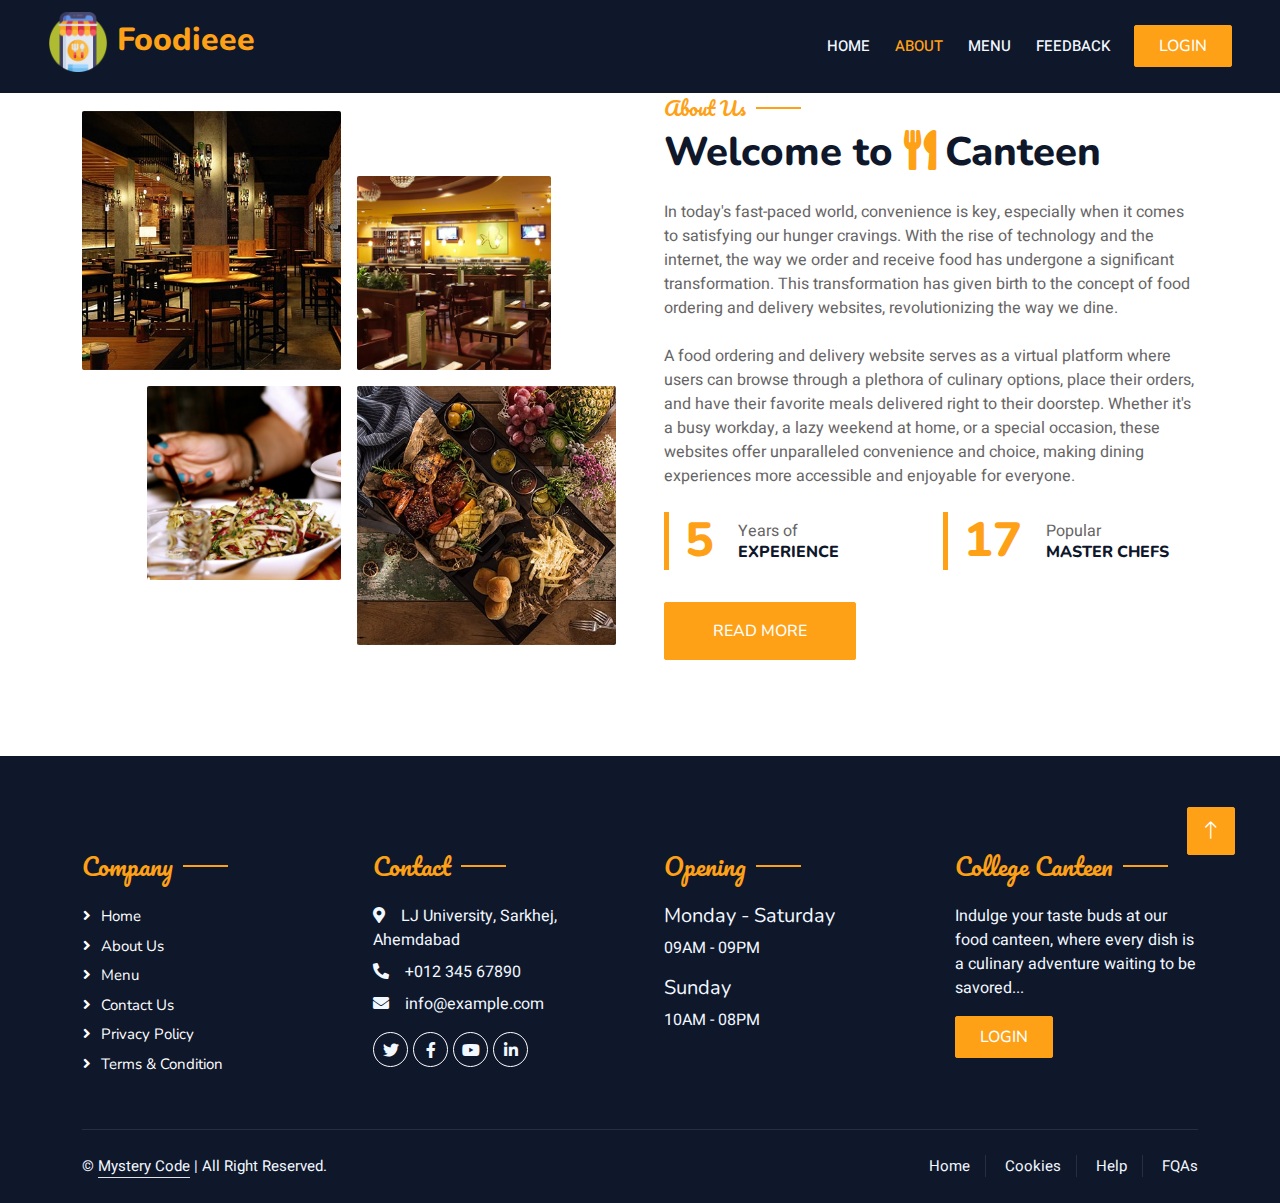
<file: Full Stack/College Foodiee/about.html>
<!DOCTYPE html>
<html lang="en">

<head>
    <meta charset="utf-8">
    <title>About</title>
    <meta content="width=device-width, initial-scale=1.0" name="viewport">
    <meta content="" name="keywords">
    <meta content="" name="description">

    <!-- Favicon -->
    <link href="img/favicon.ico" rel="icon">

    <!-- Google Web Fonts -->
    <link rel="preconnect" href="https://fonts.googleapis.com">
    <link rel="preconnect" href="https://fonts.gstatic.com" crossorigin>
    <link
        href="https://fonts.googleapis.com/css2?family=Heebo:wght@400;500;600&family=Nunito:wght@600;700;800&family=Pacifico&display=swap"
        rel="stylesheet">

    <!-- Icon Font Stylesheet -->
    <link href="https://cdnjs.cloudflare.com/ajax/libs/font-awesome/5.10.0/css/all.min.css" rel="stylesheet">
    <link href="https://cdn.jsdelivr.net/npm/bootstrap-icons@1.4.1/font/bootstrap-icons.css" rel="stylesheet">

    <!-- Libraries Stylesheet -->
    <link href="lib/animate/animate.min.css" rel="stylesheet">
    <link href="lib/owlcarousel/assets/owl.carousel.min.css" rel="stylesheet">
    <link href="lib/tempusdominus/css/tempusdominus-bootstrap-4.min.css" rel="stylesheet" />

    <!-- Customized Bootstrap Stylesheet -->
    <link href="css/bootstrap.min.css" rel="stylesheet">

    <!-- Template Stylesheet -->
    <link href="css/style.css" rel="stylesheet">



</head>

<body>
    <div class="container-xxl bg-white p-0">
        <!--Div For Navbar -->
        <div class="container-xxl position-relative p-0">
            <!-- Navbar Start -->
            <nav style="background: #0F172B !important;"
                class="navbar navbar-expand-lg navbar-dark bg-dark px-4 px-lg-5 py-3 py-lg-0">
                <!-- Logo of website -->
                <a href="" class="navbar-brand p-0">
                    <h2 style="color: #FEA116"><img src="img/order-food.png" alt="Logo"> Foodieee</h2>
                </a>
                <!-- When Screen Size is small then executive button for taggleable Navbar -->
                <button class="navbar-toggler" type="button" data-bs-toggle="collapse" data-bs-target="#navbarCollapse">
                    <span class="fa fa-bars"></span>
                </button>
                <!-- Diffrent Pages add with Navbar -->
                <div class="collapse navbar-collapse" id="navbarCollapse">
                    <div class="navbar-nav ms-auto py-0 pe-4">
                        <a href="iclone.html" class="nav-item nav-link ">Home</a>
                        <a href="about.html" class="nav-item nav-link active">About</a>
                        <a href="menu.html" class="nav-item nav-link">Menu</a>
                        <a href="FeedBack.html" class="nav-item nav-link">FeedBack</a>
                    </div>
                    <!-- Login Page -->
                    <a href="login.html" class="btn btn-primary py-2 px-4"> Login </a>
                </div>
            </nav>
            <!-- Navbar End -->
        </div>
        <br>
        <br>
        <!-- Div For information about us -->
        <div class="container-xxl py-5">
            <div class="container">
                <div class="row g-5 align-items-center">
                    <!-- img of canteen with diffrent animation -->
                    <div class="col-lg-6">
                        <div class="row g-3">
                            <div class="col-6 text-start">
                                <img class="img-fluid rounded w-100 wow zoomIn" data-wow-delay="0.1s"
                                    src="img/about-1.jpg">
                            </div>
                            <div class="col-6 text-start">
                                <img class="img-fluid rounded w-75 wow zoomIn" data-wow-delay="0.3s"
                                    src="img/about-2.jpg" style="margin-top: 25%;">
                            </div>
                            <div class="col-6 text-end">
                                <img class="img-fluid rounded w-75 wow zoomIn" data-wow-delay="0.5s"
                                    src="img/about-3.jpg">
                            </div>
                            <div class="col-6 text-end">
                                <img class="img-fluid rounded w-100 wow zoomIn" data-wow-delay="0.7s"
                                    src="img/about-4.jpg">
                            </div>
                        </div>
                    </div>
                    <!-- imgs end -->
                    <!-- information -->
                    <div class="col-lg-6">
                        <h5 class="section-title ff-secondary text-start text-primary fw-normal">About Us</h5>
                        <h1 class="mb-4">Welcome to <i class="fa fa-utensils text-primary me-2"></i>Canteen</h1>
                        <p class="mb-4">In today's fast-paced world, convenience is key, especially when it comes to
                            satisfying our hunger cravings. With the rise of technology and the internet, the way we
                            order and receive food has undergone a significant transformation. This transformation has
                            given birth to the concept of food ordering and delivery websites, revolutionizing the way
                            we dine.</p>
                        <p class="mb-4">A food ordering and delivery website serves as a virtual platform where users
                            can browse through a plethora of culinary options, place their orders, and have their
                            favorite meals delivered right to their doorstep. Whether it's a busy workday, a lazy
                            weekend at home, or a special occasion, these websites offer unparalleled convenience and
                            choice, making dining experiences more accessible and enjoyable for everyone.</p>
                        <div class="row g-4 mb-4">
                            <div class="col-sm-6">
                                <div class="d-flex align-items-center border-start border-5 border-primary px-3">
                                    <h1 class="flex-shrink-0 display-5 text-primary mb-0" data-toggle="counter-up">15
                                    </h1> <!--For count Year-->
                                    <div class="ps-4">
                                        <p class="mb-0">Years of</p>
                                        <h6 class="text-uppercase mb-0">Experience</h6>
                                    </div>
                                </div>
                            </div>
                            <div class="col-sm-6">
                                <div class="d-flex align-items-center border-start border-5 border-primary px-3">
                                    <h1 class="flex-shrink-0 display-5 text-primary mb-0" data-toggle="counter-up">50
                                    </h1><!--For count Year-->
                                    <div class="ps-4">
                                        <p class="mb-0">Popular</p>
                                        <h6 class="text-uppercase mb-0">Master Chefs</h6>
                                    </div>
                                </div>
                            </div>
                        </div>
                        <a class="btn btn-primary py-3 px-5 mt-2" href="">Read More</a>
                    </div>
                    <!-- information end -->
                </div>
            </div>
        </div>
        <!-- Div end -->
        <!-- Footer start-->
        <div class="container-fluid bg-dark text-light footer pt-5 mt-5 wow fadeIn" data-wow-delay="0.1s">
            <div class="container py-5">
                <div class="row g-5">
                    <!-- About pages of website -->
                    <div class="col-lg-3 col-md-6">
                        <h4 class="section-title ff-secondary text-start text-primary fw-normal mb-4">Company</h4>
                        <a class="btn btn-link" href="iclone.html">Home</a>
                        <a class="btn btn-link" href="about.html">About Us</a>
                        <a class="btn btn-link" href="menu.html">Menu</a>
                        <a class="btn btn-link" href="">Contact Us</a>
                        <a class="btn btn-link" href="">Privacy Policy</a>
                        <a class="btn btn-link" href="">Terms & Condition</a>
                    </div>
                    <!-- About adress and contact detail -->
                    <div class="col-lg-3 col-md-6">
                        <h4 class="section-title ff-secondary text-start text-primary fw-normal mb-4">Contact</h4>
                        <p class="mb-2"><i class="fa fa-map-marker-alt me-3"></i>LJ University, Sarkhej, Ahemdabad</p>
                        <p class="mb-2"><i class="fa fa-phone-alt me-3"></i>+012 345 67890</p>
                        <p class="mb-2"><i class="fa fa-envelope me-3"></i>info@example.com</p>
                        <div class="d-flex pt-2">
                            <a class="btn btn-outline-light btn-social" href=""><i class="fab fa-twitter"></i></a>
                            <a class="btn btn-outline-light btn-social" href=""><i class="fab fa-facebook-f"></i></a>
                            <a class="btn btn-outline-light btn-social" href=""><i class="fab fa-youtube"></i></a>
                            <a class="btn btn-outline-light btn-social" href=""><i class="fab fa-linkedin-in"></i></a>
                        </div>
                    </div>
                    <!-- About timing detail -->
                    <div class="col-lg-3 col-md-6">
                        <h4 class="section-title ff-secondary text-start text-primary fw-normal mb-4">Opening</h4>
                        <h5 class="text-light fw-normal">Monday - Saturday</h5>
                        <p>09AM - 09PM</p>
                        <h5 class="text-light fw-normal">Sunday</h5>
                        <p>10AM - 08PM</p>
                    </div>

                    <!-- To Login Our Canteen -->
                    <div class="col-lg-3 col-md-6">
                        <h4 class="section-title ff-secondary text-start text-primary fw-normal mb-4">College Canteen
                        </h4>
                        <p>Indulge your taste buds at our food canteen, where every dish is a culinary adventure waiting
                            to be savored...</p>
                        <div class="position-relative mx-auto" style="max-width: 400px;">
                            <a href="login.html" class="btn btn-primary py-2 px-4">Login</a>
                        </div>
                    </div>
                </div>
            </div>
            <!-- About other pages we can upload hear but this pages is panding to work -->
            <div class="container">
                <div class="copyright">
                    <div class="row">
                        <div class="col-md-6 text-center text-md-start mb-3 mb-md-0">
                            &copy; <a class="border-bottom" href="#">Mystery Code</a> | All Right Reserved.
                        </div>
                        <div class="col-md-6 text-center text-md-end">
                            <div class="footer-menu">
                                <a href="iclone.html">Home</a>
                                <a href="">Cookies</a>
                                <a href="">Help</a>
                                <a href="">FQAs</a>
                            </div>
                        </div>
                    </div>
                </div>
            </div>
            <!-- Back to Top  Arrow-->
            <a href="#" class="btn btn-lg btn-primary btn-lg-square back-to-top"><i class="bi bi-arrow-up"></i></a>
        </div>
        <!-- Footer end -->

        <!-- JavaScript Libraries -->
        <script src="https://code.jquery.com/jquery-3.4.1.min.js"></script>
        <script src="https://cdn.jsdelivr.net/npm/bootstrap@5.0.2/dist/js/bootstrap.bundle.min.js"></script>
        <script src="lib/wow/wow.min.js"></script>
        <script src="lib/easing/easing.min.js"></script>
        <script src="lib/waypoints/waypoints.min.js"></script>
        <script src="lib/counterup/counterup.min.js"></script>
        <script src="lib/owlcarousel/owl.carousel.min.js"></script>
        <script src="lib/tempusdominus/js/moment.min.js"></script>
        <script src="lib/tempusdominus/js/moment-timezone.min.js"></script>
        <script src="lib/tempusdominus/js/tempusdominus-bootstrap-4.min.js"></script>

        <!-- Template Javascript -->
        <script src="js/main.js"></script>

</body>

</html>
</file>
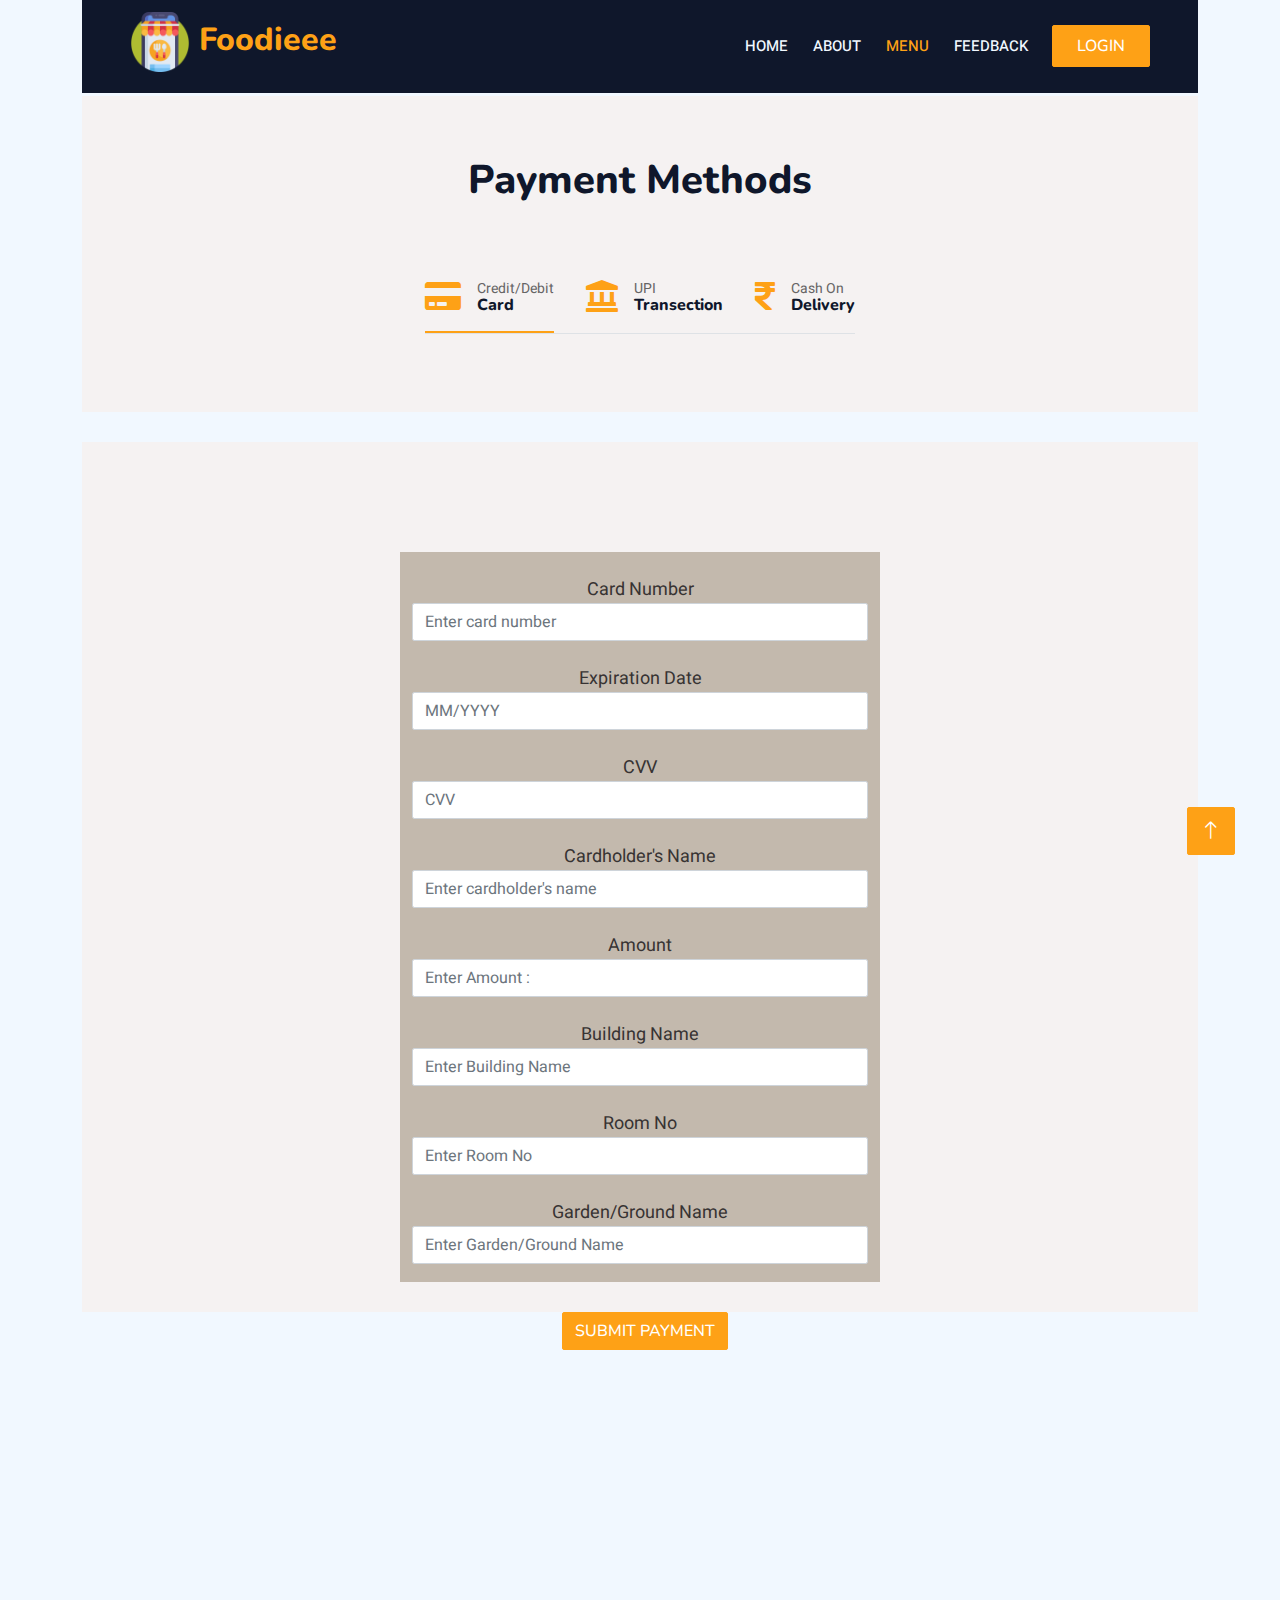
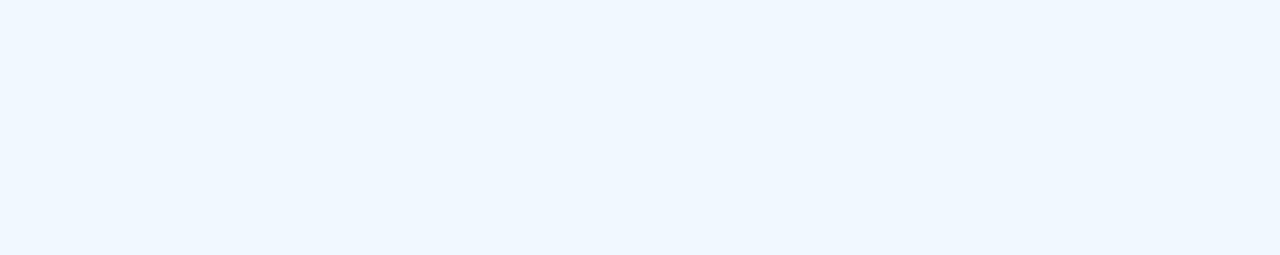
<file: Full Stack/College Foodiee/Card.html>
<!DOCTYPE html>
<html lang="en">

<head>
  <meta charset="UTF-8">
  <meta name="viewport" content="width=device-width, initial-scale=1.0">
  <title>Card</title>
  <script src="https://cdn.jsdelivr.net/npm/@popperjs/core@2.9.2/dist/umd/popper.min.js"
    integrity="sha384-IQsoLXl5PILFhosVNubq5LC7Qb9DXgDA9i+tQ8Zj3iwWAwPtgFTxbJ8NT4GN1R8p"
    crossorigin="anonymous"></script>
  <script src="https://cdn.jsdelivr.net/npm/bootstrap@5.0.2/dist/js/bootstrap.min.js"
    integrity="sha384-cVKIPhGWiC2Al4u+LWgxfKTRIcfu0JTxR+EQDz/bgldoEyl4H0zUF0QKbrJ0EcQF"
    crossorigin="anonymous"></script>
  <link href="https://cdn.jsdelivr.net/npm/bootstrap@5.0.2/dist/css/bootstrap.min.css" rel="stylesheet"
    integrity="sha384-EVSTQN3/azprG1Anm3QDgpJLIm9Nao0Yz1ztcQTwFspd3yD65VohhpuuCOmLASjC" crossorigin="anonymous">

  <!-- Favicon -->
  <link href="img/favicon.ico" rel="icon">

  <!-- Google Web Fonts -->
  <link rel="preconnect" href="https://fonts.googleapis.com">
  <link rel="preconnect" href="https://fonts.gstatic.com" crossorigin>
  <link
    href="https://fonts.googleapis.com/css2?family=Heebo:wght@400;500;600&family=Nunito:wght@600;700;800&family=Pacifico&display=swap"
    rel="stylesheet">

  <!-- Icon Font Stylesheet -->
  <link href="https://cdnjs.cloudflare.com/ajax/libs/font-awesome/5.10.0/css/all.min.css" rel="stylesheet">
  <link href="https://cdn.jsdelivr.net/npm/bootstrap-icons@1.4.1/font/bootstrap-icons.css" rel="stylesheet">

  <!-- Libraries Stylesheet -->
  <link href="lib/animate/animate.min.css" rel="stylesheet">
  <link href="lib/owlcarousel/assets/owl.carousel.min.css" rel="stylesheet">
  <link href="lib/tempusdominus/css/tempusdominus-bootstrap-4.min.css" rel="stylesheet" />

  <!-- Customized Bootstrap Stylesheet -->
  <link href="css/bootstrap.min.css" rel="stylesheet">

  <!-- Template Stylesheet -->
  <link href="css/style.css" rel="stylesheet">
</head>

<body>
  <div class="container">
     <!--Div For Navbar -->
    <div class="container-xxl position-relative p-0">
       <!-- Navbar Start -->
      <nav class="navbar navbar-expand-lg navbar-dark bg-dark px-4 px-lg-5 py-3 py-lg-0" style="background: #0F172B !important;">
        <!-- Logo of website -->
        <a href="" class="navbar-brand p-0">
          <h2 style="color: #FEA116"><img src="img/order-food.png" alt="Logo"> Foodieee</h2>
        </a>
        <!-- When Screen Size is small then executive button for taggleable Navbar -->
        <button class="navbar-toggler" type="button" data-bs-toggle="collapse" data-bs-target="#navbarCollapse">
          <span class="fa fa-bars"></span>
        </button>
        <!-- Diffrent Pages add with Navbar -->
        <div class="collapse navbar-collapse" id="navbarCollapse">
          <div class="navbar-nav ms-auto py-0 pe-4">
            <a href="iclone.html" class="nav-item nav-link ">Home</a>
            <a href="about.html" class="nav-item nav-link ">About</a>
            <a href="menu.html" class="nav-item nav-link active">Menu</a>
            <a href="FeedBack.html" class="nav-item nav-link">FeedBack</a>
          </div>
          <!-- Login Page -->
          <a href="login.html" class="btn btn-primary py-2 px-4"> Login </a>
        </div>
      </nav>
      <!-- Navbar End -->
    </div>
    <br>
    <br>
    <br>
    <br>
    <!-- For Payment Methods -->
    <div class="heading text-center wow fadeInUp" data-wow-delay="0.1s">
      <h1 class="mb-5">Payment Methods</h1>
      <br>
      
      <div class="time">
        <ul class="nav nav-pills d-inline-flex justify-content-center border-bottom mb-5">
          <!-- For Credit card method -->
          <li class="nav-item">
            <a class=" d-flex align-items-center text-start mx-3 ms-0 pb-3 active" data-bs-toggle="pill" href="#Card">
              <i class="fas fa-credit-card fa-2x text-primary"></i>
              <div class="ps-3">
                <small class="text-body">Credit/Debit</small>
                <h6 class="mt-n1 mb-0">Card</h6>
              </div>
            </a>
          </li>
          <!-- For Upi method -->
          <li class="nav-item">
            <a class=" d-flex align-items-center text-start mx-3 pb-3" data-bs-toggle="pill" href="#Upi">
              <i class="fas fa-landmark fa-2x text-primary"></i>
              <div class="ps-3">
                <small class="text-body">UPI</small>
                <h6 class="mt-n1 mb-0">Transection</h6>
              </div>
            </a>
          </li>
          <!-- For Cash on delivery method -->
          <li class="nav-item">
            <a class=" d-flex align-items-center text-start mx-3 me-0 pb-3" data-bs-toggle="pill" href="#CoDeliver">
              <i class="fas fa-rupee-sign fa-2x text-primary"></i>
              <div class="ps-3">
                <small class="text-body">Cash On</small>
                <h6 class="mt-n1 mb-0">Delivery</h6>
              </div>
            </a>
          </li>
        </ul>
      </div>
    </div>
    <div class="tab-content heading text-center wow fadeInUp" data-wow-delay="0.1s">
      <!-- Card Pyment Details with delivery -->
      <div class="container main tab-pane active"  id="Card">
        <form id="paymentForm" action="FeedBack.html">
          <br>
          <div class="form-group">
            <label for="cardNumber" style="font-size: large;">Card Number</label>
            <input type="text" class="form-control" id="cardNumber" placeholder="Enter card number" required>
          </div>
          <br>
          <div class="form-group">
            <label for="expDate" style="font-size: large;">Expiration Date</label>
            <input type="text" class="form-control" id="expDate" placeholder="MM/YYYY" required>
          </div>
          <br>
          <div class="form-group">
            <label for="cvv" style="font-size: large;">CVV</label>
            <input type="text" class="form-control" id="cvv" placeholder="CVV" required>
          </div>
          <br>
          <div class="form-group">
            <label for="name" style="font-size: large;">Cardholder's Name</label>
            <input type="text" class="form-control" id="name" placeholder="Enter cardholder's name" required>
          </div>
          <br>
          <div class="form-group">
            <label for="amount" style="font-size: large;">Amount</label>
            <input type="text" class="form-control" id="amount" placeholder="Enter Amount : " required>
          </div>
          <br>
          <div class="form-group">
            <label for="cardNumber" style="font-size: large;">Building Name</label>
            <input type="text" class="form-control" id="cardNumber" placeholder="Enter Building Name" >
          </div>
          <br>
          <div class="form-group">
            <label for="expDate" style="font-size: large;">Room No</label>
            <input type="text" class="form-control" id="expDate" placeholder="Enter Room No" >
          </div>
          <br>
          <div class="form-group">
            <label for="cvv" style="font-size: large;">Garden/Ground Name</label>
            <input type="text" class="form-control" id="cvv" placeholder="Enter Garden/Ground Name" >
          </div>
          <br>
          <br>
          <button type="submit" class="btn btn-primary" style="margin-left: 10px;">Submit Payment</button>
        </form>
      </div>

      <!-- UPI peyment method with delivary method -->
      <div class="container main tab-pane" id="Upi">
        <form id="paymentForm" action="FeedBack.html">
          <br>
          <div class="form-group">
            <label for="cardNumber" style="font-size: large;">UPI id</label>
            <input type="text" class="form-control" id="cardNumber" placeholder="Enter UPI Id" required>
          </div>
          <br>
          <div class="form-group">
            <label for="expDate" style="font-size: large;">Pin</label>
            <input type="text" class="form-control" id="expDate" placeholder="Enter Pin" required>
          </div>
          <br>
          <div class="form-group">
            <label for="cvv" style="font-size: large;">OTP</label>
            <input type="text" class="form-control" id="cvv" placeholder="Enter OTP" required>
          </div>
          <br>
          <div class="form-group">
            <label for="amount" style="font-size: large;">Amount</label>
            <input type="text" class="form-control" id="amount" placeholder="Enter amount" required>
          </div>
          <br>
          <div class="form-group">
            <label for="cardNumber" style="font-size: large;">Building Name</label>
            <input type="text" class="form-control" id="cardNumber" placeholder="Enter Building Name" >
          </div>
          <br>
          <div class="form-group">
            <label for="expDate" style="font-size: large;">Room No</label>
            <input type="text" class="form-control" id="expDate" placeholder="Enter Room No" >
          </div>
          <br>
          <div class="form-group">
            <label for="cvv" style="font-size: large;">Garden/Ground Name</label>
            <input type="text" class="form-control" id="cvv" placeholder="Enter Garden/Ground Name" >
          </div>
          <br>
          <br>
          <button type="submit" class="btn btn-primary" style="margin-left: 10px;">Submit Payment</button>
        </form>
      </div>

      <!-- Cash On Delivery -->
      <div class="container main tab-pane" id="CoDeliver">
        <form id="paymentForm" action="FeedBack.html">
          <br>
          <div class="form-group">
            <label for="cardNumber" style="font-size: large;">Building Name</label>
            <input type="text" class="form-control" id="cardNumber" placeholder="Enter Building Name" required>
          </div>
          <br>
          <div class="form-group">
            <label for="expDate" style="font-size: large;">Room No</label>
            <input type="text" class="form-control" id="expDate" placeholder="Enter Room No" required>
          </div>
          <br>
          <div class="form-group">
            <label for="cvv" style="font-size: large;">Garden/Ground Name</label>
            <input type="text" class="form-control" id="cvv" placeholder="Enter Garden/Ground Name" >
          </div>
          <div class="form-group">
            <label for="cvv" style="font-size: large;">Other Notes</label>
            <input type="textarea" class="form-control" id="cvv" placeholder="" rows="5" cols="10">
          </div>
          <br>
          <button type="submit" class="btn btn-primary" onsubmit="" style="margin-left: 10px; width: 200px;">Submit</button>
        </form>
      </div>
    </div>

    <!-- Footer start-->
    <div class="container-fluid bg-dark text-light footer pt-5 mt-5 wow fadeIn" data-wow-delay="0.1s">
      <div class="container py-5">
        <div class="row g-5">
          <!-- About pages of website -->
          <div class="col-lg-3 col-md-6">
            <h4 class="section-title ff-secondary text-start text-primary fw-normal mb-4">Company</h4>
            <a class="btn btn-link" href="iclone.html">Home</a>
            <a class="btn btn-link" href="about.html">About Us</a>
            <a class="btn btn-link" href="menu.html">Menu</a>
            <a class="btn btn-link" href="">Contact Us</a>
            <a class="btn btn-link" href="">Privacy Policy</a>
            <a class="btn btn-link" href="">Terms & Condition</a>
          </div>
          <!-- About adress and contact detail -->
          <div class="col-lg-3 col-md-6">
            <h4 class="section-title ff-secondary text-start text-primary fw-normal mb-4">Contact</h4>
            <p class="mb-2"><i class="fa fa-map-marker-alt me-3"></i>LJ University, Sarkhej, Ahemdabad</p>
            <p class="mb-2"><i class="fa fa-phone-alt me-3"></i>+012 345 67890</p>
            <p class="mb-2"><i class="fa fa-envelope me-3"></i>info@example.com</p>
            <div class="d-flex pt-2">
              <a class="btn btn-outline-light btn-social" href=""><i class="fab fa-twitter"></i></a>
              <a class="btn btn-outline-light btn-social" href=""><i class="fab fa-facebook-f"></i></a>
              <a class="btn btn-outline-light btn-social" href=""><i class="fab fa-youtube"></i></a>
              <a class="btn btn-outline-light btn-social" href=""><i class="fab fa-linkedin-in"></i></a>
            </div>
          </div>
          <!-- About timing detail -->
          <div class="col-lg-3 col-md-6">
            <h4 class="section-title ff-secondary text-start text-primary fw-normal mb-4">Opening</h4>
            <h5 class="text-light fw-normal">Monday - Saturday</h5>
            <p>09AM - 09PM</p>
            <h5 class="text-light fw-normal">Sunday</h5>
            <p>10AM - 08PM</p>
          </div>
          <!-- To Login Our Canteen -->
          <div class="col-lg-3 col-md-6">
            <h4 class="section-title ff-secondary text-start text-primary fw-normal mb-4">College Canteen</h4>
            <p>Indulge your taste buds at our food canteen, where every dish is a culinary adventure waiting to be savored...</p>
            <div class="position-relative mx-auto" style="max-width: 400px;">
                <a href="login.html" class="btn btn-primary py-2 px-4">Login</a>
            </div>
        </div>
        </div>
      </div>
      <!-- About other pages we can upload hear but this pages is panding to work -->
      <div class="container">
        <div class="copyright">
          <div class="row">
            <div class="col-md-6 text-center text-md-start mb-3 mb-md-0">
              &copy; <a class="border-bottom" href="#">Mystery Code</a> | All Right Reserved.
            </div>
            <div class="col-md-6 text-center text-md-end">
              <div class="footer-menu">
                <a href="">Home</a>
                <a href="">Cookies</a>
                <a href="">Help</a>
                <a href="">FQAs</a>
              </div>
            </div>
          </div>
        </div>
      </div>
    </div>
    <!-- Back to Top -->
    <a href="#" class="btn btn-lg btn-primary btn-lg-square back-to-top"><i class="bi bi-arrow-up"></i></a>
  </div>
  <!-- Footer end -->
  <br>
  <br>


  <script >
   function submit(){

   }
  </script>
  <!-- JavaScript Libraries -->
  <script src="https://code.jquery.com/jquery-3.4.1.min.js"></script>
  <script src="https://cdn.jsdelivr.net/npm/bootstrap@5.0.2/dist/js/bootstrap.bundle.min.js"></script>
  <script src="lib/wow/wow.min.js"></script>
  <script src="lib/easing/easing.min.js"></script>
  <script src="lib/waypoints/waypoints.min.js"></script>
  <script src="lib/counterup/counterup.min.js"></script>
  <script src="lib/owlcarousel/owl.carousel.min.js"></script>
  <script src="lib/tempusdominus/js/moment.min.js"></script>
  <script src="lib/tempusdominus/js/moment-timezone.min.js"></script>
  <script src="lib/tempusdominus/js/tempusdominus-bootstrap-4.min.js"></script>

  <!-- Template Javascript -->
  <script src="js/main.js"></script>

</body>

</html>
</file>
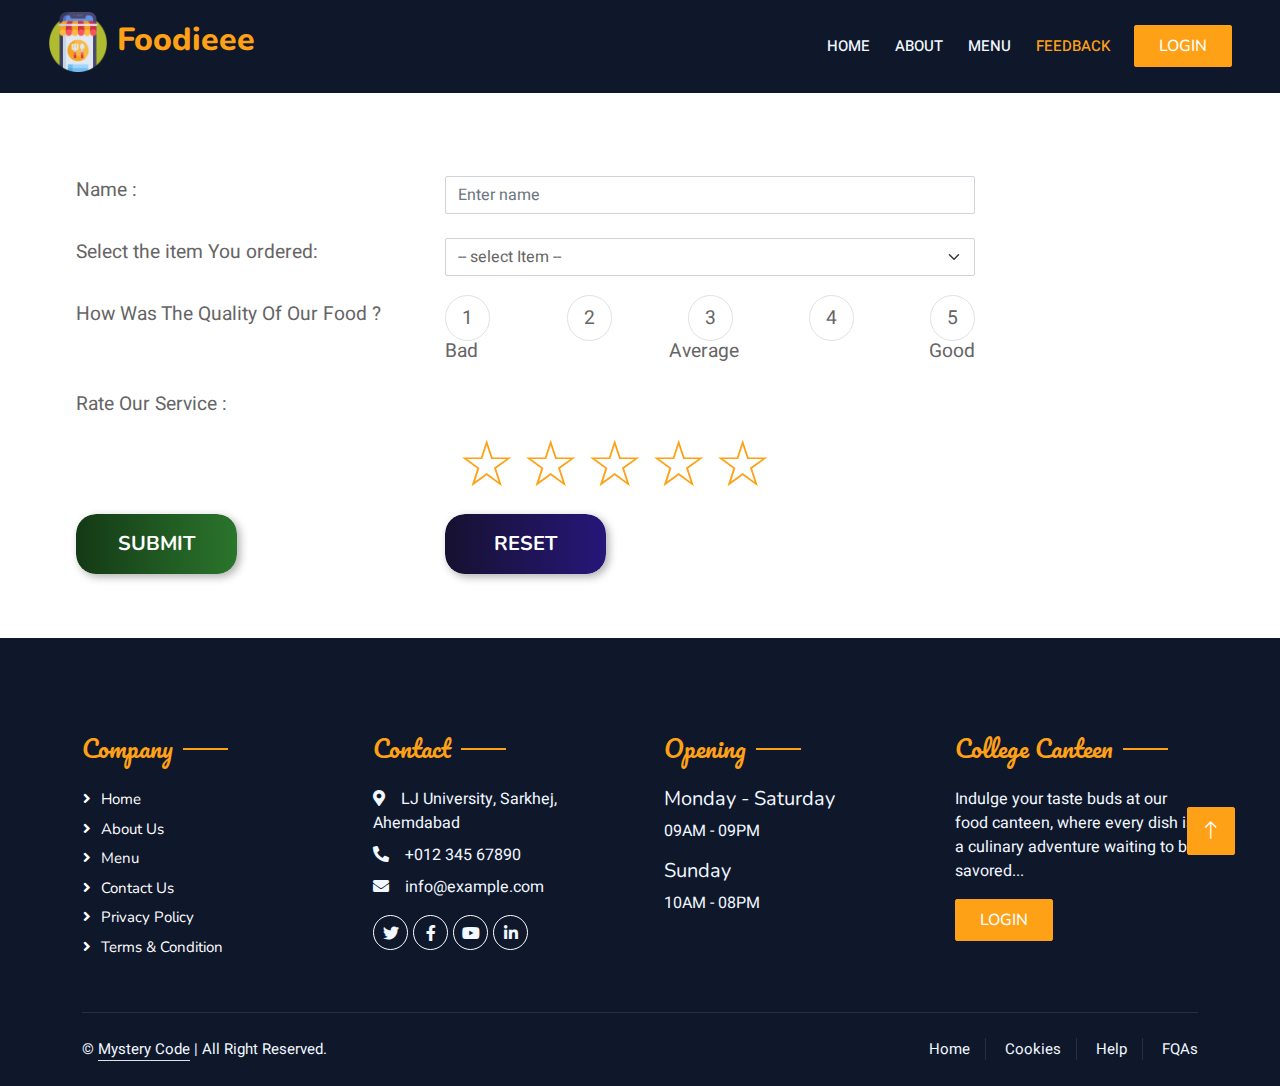
<file: Full Stack/College Foodiee/FeedBack.html>
<!DOCTYPE html>
<html lang="en">

<head>
    <meta charset="utf-8">
    <title>About</title>
    <meta content="width=device-width, initial-scale=1.0" name="viewport">
    <meta content="" name="keywords">
    <meta content="" name="description">

    <!-- Favicon -->
    <link href="img/favicon.ico" rel="icon">

    <!-- Google Web Fonts -->
    <link rel="preconnect" href="https://fonts.googleapis.com">
    <link rel="preconnect" href="https://fonts.gstatic.com" crossorigin>
    <link href="https://fonts.googleapis.com/css2?family=Heebo:wght@400;500;600&family=Nunito:wght@600;700;800&family=Pacifico&display=swap" rel="stylesheet">

    <!-- Icon Font Stylesheet -->
    <link href="https://cdnjs.cloudflare.com/ajax/libs/font-awesome/5.10.0/css/all.min.css" rel="stylesheet">
    <link href="https://cdn.jsdelivr.net/npm/bootstrap-icons@1.4.1/font/bootstrap-icons.css" rel="stylesheet">

    <!-- Libraries Stylesheet -->
    <link href="lib/animate/animate.min.css" rel="stylesheet">
    <link href="lib/owlcarousel/assets/owl.carousel.min.css" rel="stylesheet">
    <link href="lib/tempusdominus/css/tempusdominus-bootstrap-4.min.css" rel="stylesheet" />

    <!-- Customized Bootstrap Stylesheet -->
    <link href="css/bootstrap.min.css" rel="stylesheet">

    <!-- Template Stylesheet -->
    <link href="css/style.css" rel="stylesheet">

    <style>
        

       
    </style>

</head>

<body>
    <div class="container-xxl bg-white p-0">
        <!--Div For Navbar -->
        <div class="container-xxl position-relative p-0">
            <!-- Navbar Start -->
            <nav style="background: #0F172B !important;"
                class="navbar navbar-expand-lg navbar-dark bg-dark px-4 px-lg-5 py-3 py-lg-0">
                 <!-- Logo of website -->
                <a href="" class="navbar-brand p-0">
                    <h2 style="color: #FEA116"><img src="img/order-food.png" alt="Logo"> Foodieee</h2>
                </a>
                <!-- When Screen Size is small then executive button for taggleable Navbar -->
                <button class="navbar-toggler" type="button" data-bs-toggle="collapse" data-bs-target="#navbarCollapse">
                    <span class="fa fa-bars"></span>
                </button>
                <!-- Diffrent Pages add with Navbar -->
                <div class="collapse navbar-collapse" id="navbarCollapse">
                    <div class="navbar-nav ms-auto py-0 pe-4">
                        <a href="iclone.html" class="nav-item nav-link ">Home</a>
                        <a href="about.html" class="nav-item nav-link ">About</a>
                        <a href="menu.html" class="nav-item nav-link">Menu</a>
                        <a href="FeedBack.html" class="nav-item nav-link active">FeedBack</a>
                    </div>
                    <!-- Login Page -->
                    <a href="login.html" class="btn btn-primary py-2 px-4"> Login </a>
                </div>
            </nav>
            <!-- Navbar End -->
        </div>
        <br>
        <br>
        <br>
        <br>
        <br>
        <br>
        <!-- Form for FeedBack -->
        <div class="container mx-5 my-3 ">
            <form action="iclone.html" class="p-3">
                <fieldset>
                    <!-- For Name -->
                    <div class="row">
                        <div class="col-4">
                            <label for="#name" class="form-label">Name : </label>
                        </div>
                        <div class="col-6">
                            <input id="name" value="" type="text" class="form-control" placeholder="Enter name">
                        </div>
                    </div>
                    <br>
                    <!-- For Item -->
                    <div class="row">
                        <div class="col-4">
                            <label for="#item" class="form-label">Select the item You ordered: </label>
                        </div>
                        <div class="col-6">
                            <select name="" id="item" class="form-select">
                                <option value="" selected disabled>-- select Item --</option>
                                <option value="Thepala">Thepala</option>
                                <option value="Bhajiya">Bhajiya</option>
                                <option value="Burger">Burger</option>
                                <option value="Besan-Poli">Besan-Poli</option>
                                <option value="Pizza">Pizza</option>
                                <option value="Manchurian">Manchurian</option>
                                <option value="Vada-pav">Vada-pav</option>
                                <option value="Dabeli">Dabeli</option>
                                <option value="Dhosa">Dhosa</option>
                                <option value="Meggie">Meggie</option>
                                <option value="Samosa">Samosa</option>
                                <option value="Sandwich">Sandwich</option>
                                <option value="Ghughara">Ghughara</option>
                                <option value="Fafada">Fafada</option>
                                <option value="Dhokala">Dhokala</option>
                                <option value="Chhole-puri">Chhole-puri</option>
                            </select>
                        </div>
                    </div>
                    <br>
                    <!-- For rate to food quality -->
                    <div class="row">
                        <div class="col-4">
                            <label for="#que1" class="form-label">How Was The Quality Of Our Food ? </label>
                        </div>
                        <div class="col-6">
                            <div class="form-group">
                                <div class="rating-input-wrapper d-flex justify-content-between mt-1">
                                    <label><input type="radio" name="rate" value="1"/><span
                                            class="border rounded-pill px-3 py-2">1</span></label>
                                    <label><input type="radio" name="rate" value="2" /><span
                                            class="border rounded-pill px-3 py-2">2</span></label>
                                    <label><input type="radio" name="rate" value="3"/><span
                                            class="border rounded-pill px-3 py-2">3</span></label>
                                    <label><input type="radio" name="rate" value="4"/>
                                        <span class="border rounded-pill px-3 py-2">4</span></label>
                                    <label><input type="radio" name="rate" value="5"/><span
                                            class="border rounded-pill px-3 py-2">5</span></label>
                                </div>
                                <div class="rating-labels d-flex justify-content-between mt-1">
                                    <label>Bad</label>
                                    <label>Average</label>
                                    <label>Good</label>
                                </div>
                            </div>
                        </div>
                    </div>
                    <br>
                    <!-- For rate to our service -->
                    <div class="row">
                        <label for="rating">Rate Our Service : </label>
    
                        <div class="form-group">
    
                            <div class="rating">
                                <input type="radio" name="rating" value="5*" id="5"><label for="5">☆</label>
                                <input type="radio" name="rating" value="4*" id="4"><label for="4">☆</label>
                                <input type="radio" name="rating" value="3*" id="3"><label for="3">☆</label>
                                <input type="radio" name="rating" value="2*" id="2"><label for="2">☆</label>
                                <input type="radio" name="rating" value="1*" id="1"><label for="1">☆</label>
                            </div>
                        </div>
                    </div>
    
                    <!-- For submit and reset -->
                    <div class="row">
                        <div class="col-2">
                            <input id="submit" type="submit" class="form-control btn  our_btn btn-success" placeholder="Submit">
                        </div>
                        <div class="col-2"></div>
                        <div class="col-2">
                            <input id="reset" type="reset" class="form-control btn our_btn btn-danger" placeholder="Reset">
                        </div>
                    </div>
    
                </fieldset>
            </form>
        </div>

        <!-- Footer start-->
        <div class="container-fluid bg-dark text-light footer pt-5 mt-5 wow fadeIn" data-wow-delay="0.1s">
            <div class="container py-5">
                <div class="row g-5">
                    <!-- About pages of website -->
                    <div class="col-lg-3 col-md-6">
                        <h4 class="section-title ff-secondary text-start text-primary fw-normal mb-4">Company</h4>
                        <a class="btn btn-link" href="iclone.html">Home</a>
                        <a class="btn btn-link" href="about.html">About Us</a>
                        <a class="btn btn-link" href="menu.html">Menu</a>
                        <a class="btn btn-link" href="">Contact Us</a>
                        <a class="btn btn-link" href="">Privacy Policy</a>
                        <a class="btn btn-link" href="">Terms & Condition</a>
                    </div>
                    <!-- About adress and contact detail -->
                    <div class="col-lg-3 col-md-6">
                        <h4 class="section-title ff-secondary text-start text-primary fw-normal mb-4">Contact</h4>
                        <p class="mb-2"><i class="fa fa-map-marker-alt me-3"></i>LJ University, Sarkhej, Ahemdabad</p>
                        <p class="mb-2"><i class="fa fa-phone-alt me-3"></i>+012 345 67890</p>
                        <p class="mb-2"><i class="fa fa-envelope me-3"></i>info@example.com</p>
                        <div class="d-flex pt-2">
                            <a class="btn btn-outline-light btn-social" href=""><i class="fab fa-twitter"></i></a>
                            <a class="btn btn-outline-light btn-social" href=""><i class="fab fa-facebook-f"></i></a>
                            <a class="btn btn-outline-light btn-social" href=""><i class="fab fa-youtube"></i></a>
                            <a class="btn btn-outline-light btn-social" href=""><i class="fab fa-linkedin-in"></i></a>
                        </div>
                    </div>
                    <!-- About timing detail -->
                    <div class="col-lg-3 col-md-6">
                        <h4 class="section-title ff-secondary text-start text-primary fw-normal mb-4">Opening</h4>
                        <h5 class="text-light fw-normal">Monday - Saturday</h5>
                        <p>09AM - 09PM</p>
                        <h5 class="text-light fw-normal">Sunday</h5>
                        <p>10AM - 08PM</p>
                    </div>
                    <!-- To Login Our Canteen -->
                    <div class="col-lg-3 col-md-6">
                        <h4 class="section-title ff-secondary text-start text-primary fw-normal mb-4">College Canteen</h4>
                        <p>Indulge your taste buds at our food canteen, where every dish is a culinary adventure waiting to be savored...</p>
                        <div class="position-relative mx-auto" style="max-width: 400px;">
                            <a href="login.html" class="btn btn-primary py-2 px-4">Login</a>
                        </div>
                    </div>
                </div>
            </div>
            <!-- About other pages we can upload hear but this pages is panding to work -->
            <div class="container">
                <div class="copyright">
                    <div class="row">
                        <div class="col-md-6 text-center text-md-start mb-3 mb-md-0">
                            &copy; <a class="border-bottom" href="#">Mystery Code</a> | All Right Reserved.
                        </div>
                        <div class="col-md-6 text-center text-md-end">
                            <div class="footer-menu">
                                <a href="iclone.html">Home</a>
                                <a href="">Cookies</a>
                                <a href="">Help</a>
                                <a href="">FQAs</a>
                            </div>
                        </div>
                    </div>
                </div>
            </div>
            <!-- Back to Top Arrow -->
        <a href="#" class="btn btn-lg btn-primary btn-lg-square back-to-top"><i class="bi bi-arrow-up"></i></a>
        </div>
         <!-- Footer end -->

        <!-- JavaScript Libraries -->
        <script src="https://code.jquery.com/jquery-3.4.1.min.js"></script>
        <script src="https://cdn.jsdelivr.net/npm/bootstrap@5.0.2/dist/js/bootstrap.bundle.min.js"></script>
        <script src="lib/wow/wow.min.js"></script>
        <script src="lib/easing/easing.min.js"></script>
        <script src="lib/waypoints/waypoints.min.js"></script>
        <script src="lib/counterup/counterup.min.js"></script>
        <script src="lib/owlcarousel/owl.carousel.min.js"></script>
        <script src="lib/tempusdominus/js/moment.min.js"></script>
        <script src="lib/tempusdominus/js/moment-timezone.min.js"></script>
        <script src="lib/tempusdominus/js/tempusdominus-bootstrap-4.min.js"></script>

        <!-- Template Javascript -->
        <script src="js/main.js"></script>

</body>

</html>
</file>
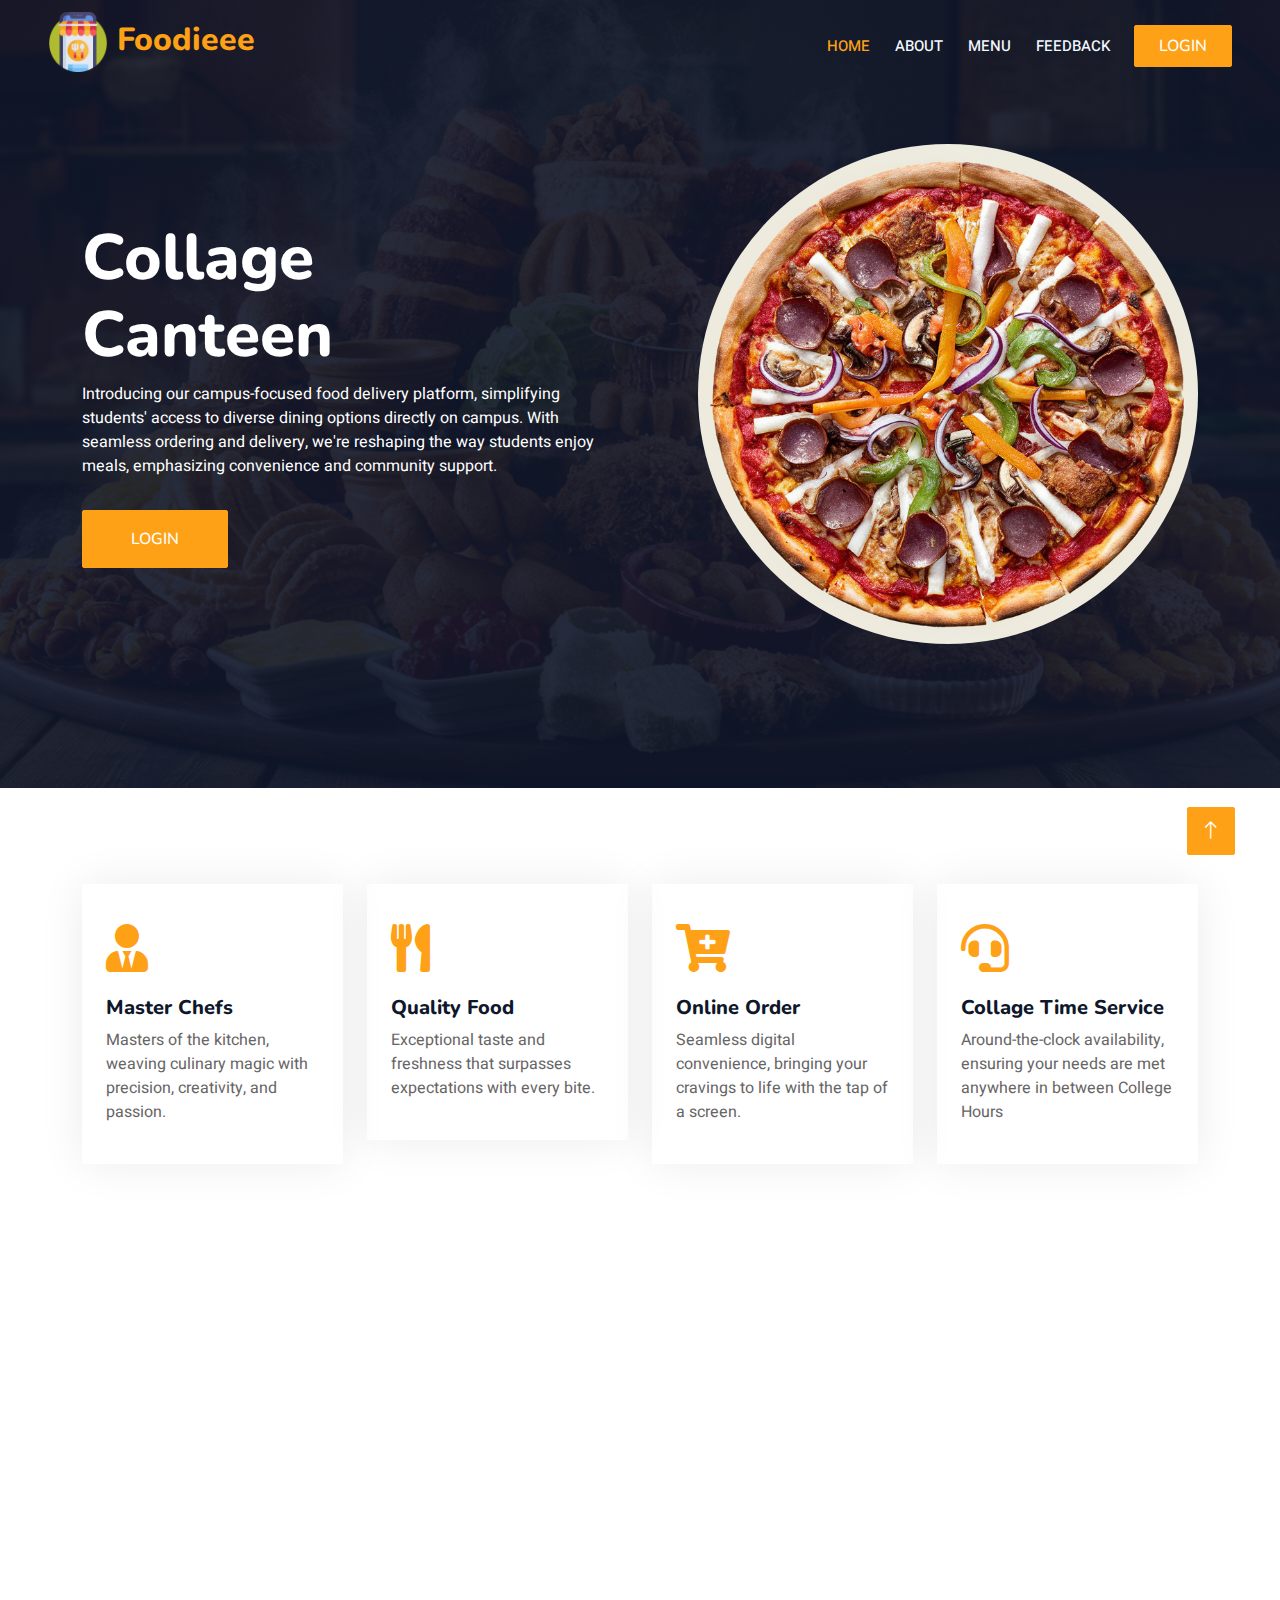
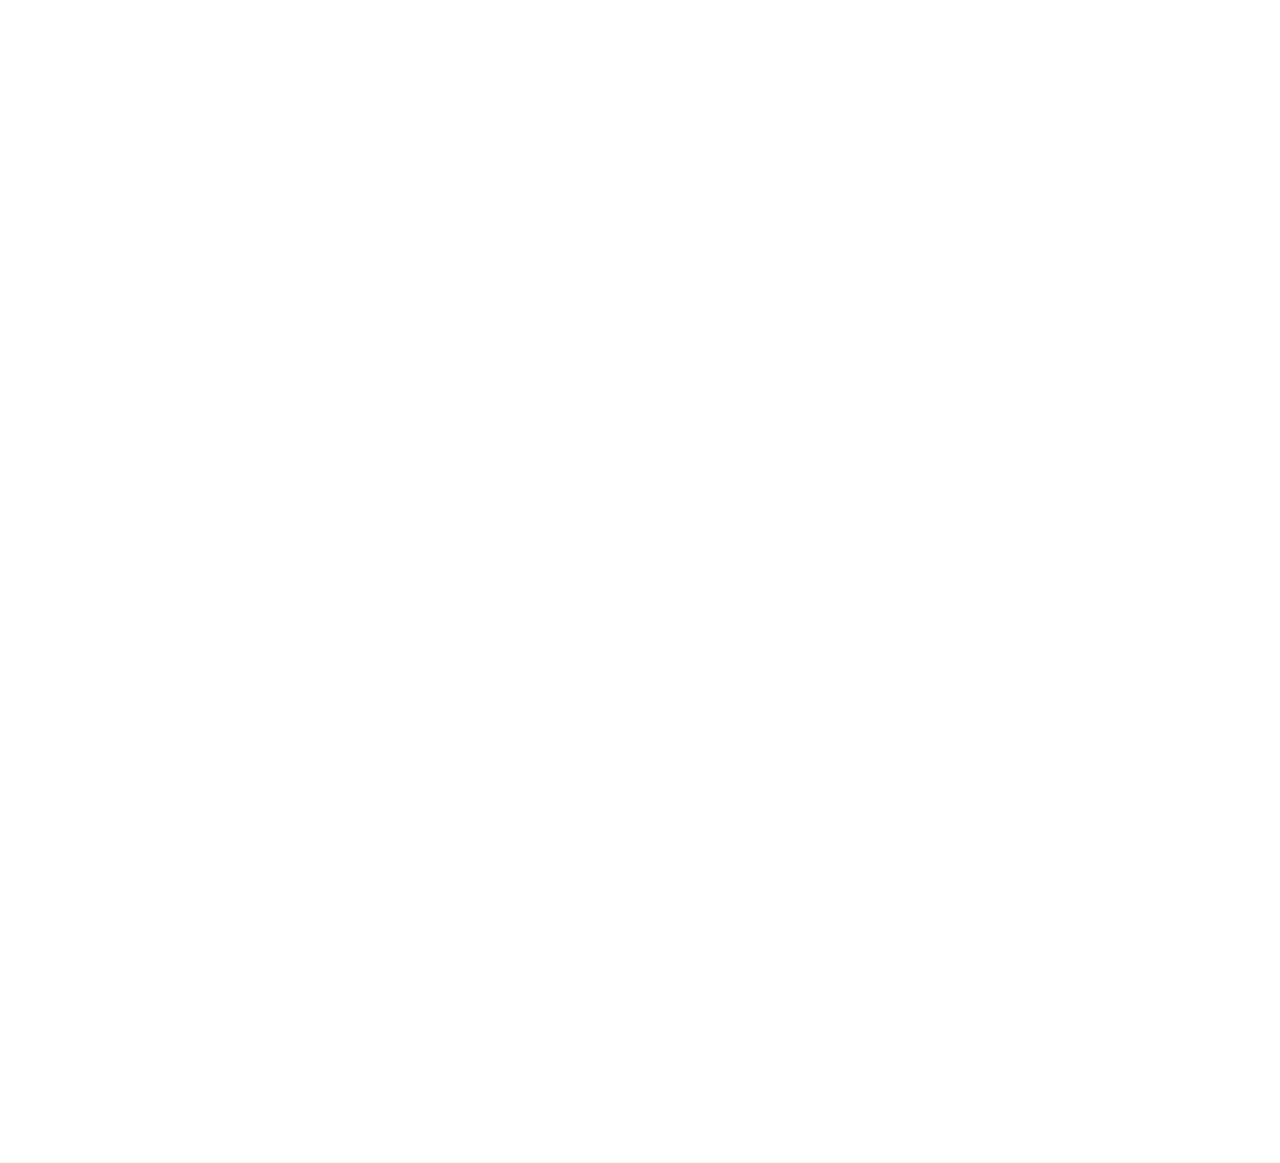
<file: Full Stack/College Foodiee/iclone.html>
<!DOCTYPE html>
<html lang="en">

<head>
    <meta charset="utf-8">
    <title>Foodieee</title>
    <meta content="width=device-width, initial-scale=1.0" name="viewport">
    <meta content="" name="keywords">
    <meta content="" name="description">

    <!-- Favicon -->
    <link href="img/favicon.ico" rel="icon">

    <!-- Google Web Fonts -->
    <link rel="preconnect" href="https://fonts.googleapis.com">
    <link rel="preconnect" href="https://fonts.gstatic.com" crossorigin>
    <link href="https://fonts.googleapis.com/css2?family=Heebo:wght@400;500;600&family=Nunito:wght@600;700;800&family=Pacifico&display=swap" rel="stylesheet">

    <!-- Icon Font Stylesheet -->
    <link href="https://cdnjs.cloudflare.com/ajax/libs/font-awesome/5.10.0/css/all.min.css" rel="stylesheet">
    <link href="https://cdn.jsdelivr.net/npm/bootstrap-icons@1.4.1/font/bootstrap-icons.css" rel="stylesheet">

    <!-- Libraries Stylesheet -->
    <link href="lib/animate/animate.min.css" rel="stylesheet">
    <link href="lib/owlcarousel/assets/owl.carousel.min.css" rel="stylesheet">
    <link href="lib/tempusdominus/css/tempusdominus-bootstrap-4.min.css" rel="stylesheet" />

    <!-- Customized Bootstrap Stylesheet -->
    <link href="css/bootstrap.min.css" rel="stylesheet">

    <!-- Template Stylesheet -->
    <link href="css/style.css" rel="stylesheet">
</head>

<body>
    <div class="container-xxl bg-white p-0">

        <!-- Spinner Start -->
        <div id="spinner" class="show bg-white position-fixed translate-middle w-100 vh-100 top-50 start-50 d-flex align-items-center justify-content-center">
            <div class="spinner-border text-primary" style="width: 3rem; height: 3rem;" role="status">
                <span class="sr-only">Loading...</span>
            </div>
        </div>
        <!-- Spinner End -->


        <!--Div For Navbar & First img with introduction -->
        <div class="container-xxl position-relative p-0">
            <!-- Navbar Start -->
            <nav  class="navbar navbar-expand-lg navbar-dark bg-dark px-4 px-lg-5 py-3 py-lg-0">
                <!-- Logo of website -->
                <a href="" class="navbar-brand p-0">
                    <h2 style="color:#FEA116;"><img src="img/order-food.png" alt="Logo"> Foodieee</h2>
                </a>
                <!-- When Screen Size is small then executive button for taggleable Navbar -->
                <button class="navbar-toggler" type="button" data-bs-toggle="collapse" data-bs-target="#navbarCollapse">
                    <span class="fa fa-bars"></span>
                </button>
                <!-- Diffrent Pages add with Navbar -->
                <div class="collapse navbar-collapse" id="navbarCollapse">
                    <div class="navbar-nav ms-auto py-0 pe-4">
                        <a href="iclone.html" class="nav-item nav-link active">Home</a>
                        <a href="about.html" class="nav-item nav-link">About</a>
                        <a href="menu.html" class="nav-item nav-link">Menu</a>
                        <a href="FeedBack.html" class="nav-item nav-link">FeedBack</a>
                    </div>
                    <!-- Login Page -->
                    <a href="login.html" class="btn btn-primary py-2 px-4">Login</a>
                </div>
            </nav>
            <!-- Navbar End -->
            <!-- For Website introduction -->
            <div class="container-xxl py-5 bg-dark hero-header mb-5">
                <div class="container my-5 py-5">
                    <div class="row align-items-center g-5">
                        <div class="col-lg-6 text-center text-lg-start">
                            <!-- introduction -->
                            <h1 class="display-3 text-white animated slideInLeft">Collage<br>Canteen</h1>
                            <p class="text-white animated slideInLeft mb-4 pb-2">Introducing our campus-focused food delivery platform, simplifying students' access to diverse dining options directly on campus. With seamless ordering and delivery, we're reshaping the way students enjoy meals, emphasizing convenience and community support.
                            </p>
                            <!-- Login Page -->
                            <a href="login.html" class="btn btn-primary py-sm-3 px-sm-5 me-3 animated slideInLeft">Login</a>
                        </div>
                        <!-- Roteting image of pizza -->
                        <div class="col-lg-6 text-center text-lg-end overflow-hidden">
                            <img class="img-fluid" src="img/Pizza.png" alt="" style="height: 500px; width: 500px; border-radius: 75%; opacity: 1;">
                        </div>
                    </div>
                </div>
            </div>
            <!-- introduction end -->
        </div>
        

        <!-- Service Start -->
        <div class="container-xxl py-5">
            <div class="container">
                <div class="row g-4">
                    <!-- For introduce Chefs -->
                    <div class="col-lg-3 col-sm-6 wow fadeInUp" data-wow-delay="0.1s">
                        <div class="service-item rounded pt-3">
                            <div class="p-4">

                                <i class="fa fa-3x fa-user-tie text-primary mb-4"></i> <!--for human icon -->
                                <h5>Master Chefs</h5>
                                <p>Masters of the kitchen, weaving culinary magic with precision, creativity, and passion.</p>
                            </div>
                        </div>
                    </div>
                    <!-- Knowledge of Quality of food -->
                    <div class="col-lg-3 col-sm-6 wow fadeInUp" data-wow-delay="0.3s">
                        <div class="service-item rounded pt-3">
                            <div class="p-4">
                                <i class="fa fa-3x fa-utensils text-primary mb-4"></i> <!--for restorant icon -->
                                <h5>Quality Food</h5>
                                <p>Exceptional taste and freshness that surpasses expectations with every bite.</p>
                            </div>
                        </div>
                    </div>
                    <!-- Online Ordering system -->
                    <div class="col-lg-3 col-sm-6 wow fadeInUp" data-wow-delay="0.5s">
                        <div class="service-item rounded pt-3">
                            <div class="p-4">
                                <i class="fa fa-3x fa-cart-plus text-primary mb-4"></i> <!--for cart icon -->
                                <h5>Online Order</h5>
                                <p>Seamless digital convenience, bringing your cravings to life with the tap of a screen.</p>
                            </div>
                        </div>
                    </div>
                    <!-- Our time of canteen -->
                    <div class="col-lg-3 col-sm-6 wow fadeInUp" data-wow-delay="0.7s">
                        <div class="service-item rounded pt-3">
                            <div class="p-4">
                                <i class="fa fa-3x fa-headset text-primary mb-4"></i> <!--for headset icon -->
                                <h5>Collage Time Service</h5>
                                <p>Around-the-clock availability, ensuring your needs are met anywhere in between College Hours</p>
                            </div>
                        </div>
                    </div>
                </div>
            </div>
        </div>
        <!-- Service End -->

        <!-- Team Start -->
        <div class="container-xxl pt-5 pb-3">
            <div class="container">
                <!-- title for team -->
                <div class="text-center wow fadeInUp" data-wow-delay="0.1s">
                    <h5 class="section-title ff-secondary text-center text-primary fw-normal">Team Members</h5>
                    <h1 class="mb-5">Our Master Chefs</h1>
                </div>
                <!-- Chefs introduction -->
                <div class="row g-4">
                    <div class="col-lg-3 col-md-6 wow fadeInUp" data-wow-delay="0.1s">
                        <div class="team-item text-center rounded overflow-hidden">
                            <!-- For img of chef -->
                            <div class="rounded-circle overflow-hidden m-4">
                                <img class="img-fluid" src="img/team-1.jpg" alt="">
                            </div>
                            <h5 class="mb-0">Full Name</h5>
                            <small>Designation</small>
                            <div class="d-flex justify-content-center mt-3">
                                <a class="btn btn-square btn-primary mx-1" href=""><i class="fab fa-facebook-f"></i></a><!-- icon of facebook-->
                                <a class="btn btn-square btn-primary mx-1" href=""><i class="fab fa-twitter"></i></a><!-- icon of twitter-->
                                <a class="btn btn-square btn-primary mx-1" href=""><i class="fab fa-instagram"></i></a><!-- icon of instagram-->
                            </div>
                        </div>
                    </div>
                    <div class="col-lg-3 col-md-6 wow fadeInUp" data-wow-delay="0.3s">
                        <div class="team-item text-center rounded overflow-hidden">
                            <!-- for img of chef -->
                            <div class="rounded-circle overflow-hidden m-4">
                                <img class="img-fluid" src="img/team-2.jpg" alt="">
                            </div>
                            <h5 class="mb-0">Full Name</h5>
                            <small>Designation</small>
                            <div class="d-flex justify-content-center mt-3">
                                <a class="btn btn-square btn-primary mx-1" href=""><i class="fab fa-facebook-f"></i></a><!-- icon of facebook-->
                                <a class="btn btn-square btn-primary mx-1" href=""><i class="fab fa-twitter"></i></a><!-- icon of twitter-->
                                <a class="btn btn-square btn-primary mx-1" href=""><i class="fab fa-instagram"></i></a><!-- icon of instagram-->
                            </div>
                        </div>
                    </div>
                    <div class="col-lg-3 col-md-6 wow fadeInUp" data-wow-delay="0.5s">
                        <div class="team-item text-center rounded overflow-hidden">
                            <!-- for img of chef -->
                            <div class="rounded-circle overflow-hidden m-4">
                                <img class="img-fluid" src="img/team-3.jpg" alt="">
                            </div>
                            <h5 class="mb-0">Full Name</h5>
                            <small>Designation</small>
                            <div class="d-flex justify-content-center mt-3">
                                <a class="btn btn-square btn-primary mx-1" href=""><i class="fab fa-facebook-f"></i></a><!-- icon of facebook-->
                                <a class="btn btn-square btn-primary mx-1" href=""><i class="fab fa-twitter"></i></a><!-- icon of twitter-->
                                <a class="btn btn-square btn-primary mx-1" href=""><i class="fab fa-instagram"></i></a><!-- icon of instagram-->
                            </div>
                        </div>
                    </div>
                    <div class="col-lg-3 col-md-6 wow fadeInUp" data-wow-delay="0.7s">
                        <div class="team-item text-center rounded overflow-hidden">
                            <!-- for img of chef -->
                            <div class="rounded-circle overflow-hidden m-4">
                                <img class="img-fluid" src="img/team-4.jpg" alt="">
                            </div>
                            <h5 class="mb-0">Full Name</h5>
                            <small>Designation</small>
                            <div class="d-flex justify-content-center mt-3">
                                <a class="btn btn-square btn-primary mx-1" href=""><i class="fab fa-facebook-f"></i></a><!-- icon of facebook-->
                                <a class="btn btn-square btn-primary mx-1" href=""><i class="fab fa-twitter"></i></a><!-- icon of twitter-->
                                <a class="btn btn-square btn-primary mx-1" href=""><i class="fab fa-instagram"></i></a><!-- icon of instagram-->
                            </div>
                        </div>
                    </div>
                </div>
            </div>
        </div>
        <!-- Team End -->


        <!-- Testimonial of clients review Start -->
        <div class="container-xxl py-5 wow fadeInUp" data-wow-delay="0.1s">
            <div class="container">
                <div class="text-center">
                    <h5 class="section-title ff-secondary text-center text-primary fw-normal">Testimonial</h5>
                    <h1 class="mb-5">Our Clients Say!!!</h1>
                </div>
                <!-- first client -->
                <div class="owl-carousel testimonial-carousel">
                    <div class="testimonial-item bg-transparent border rounded p-4">
                        <i class="fa fa-quote-left fa-2x text-primary mb-3"></i> <!--For '' this sign-->
                        <p>Dolor et eos labore, stet justo sed est sed. Diam sed sed dolor stet amet eirmod eos labore diam</p>
                        <div class="d-flex align-items-center">
                            <img class="img-fluid flex-shrink-0 rounded-circle" src="img/testimonial-1.jpg" style="width: 50px; height: 50px;">
                            <div class="ps-3">
                                <h5 class="mb-1">Client Name</h5>
                                <small>Profession</small>
                            </div>
                        </div>
                    </div>
                    <!-- second client -->
                    <div class="testimonial-item bg-transparent border rounded p-4">
                        <i class="fa fa-quote-left fa-2x text-primary mb-3"></i><!--For '' this sign-->
                        <p>Dolor et eos labore, stet justo sed est sed. Diam sed sed dolor stet amet eirmod eos labore diam</p>
                        <div class="d-flex align-items-center">
                            <img class="img-fluid flex-shrink-0 rounded-circle" src="img/testimonial-2.jpg" style="width: 50px; height: 50px;">
                            <div class="ps-3">
                                <h5 class="mb-1">Client Name</h5>
                                <small>Profession</small>
                            </div>
                        </div>
                    </div>
                    <!-- third client -->
                    <div class="testimonial-item bg-transparent border rounded p-4">
                        <i class="fa fa-quote-left fa-2x text-primary mb-3"></i><!--For '' this sign-->
                        <p>Dolor et eos labore, stet justo sed est sed. Diam sed sed dolor stet amet eirmod eos labore diam</p>
                        <div class="d-flex align-items-center">
                            <img class="img-fluid flex-shrink-0 rounded-circle" src="img/testimonial-3.jpg" style="width: 50px; height: 50px;">
                            <div class="ps-3">
                                <h5 class="mb-1">Client Name</h5>
                                <small>Profession</small>
                            </div>
                        </div>
                    </div>
                    <!-- forth client -->
                    <div class="testimonial-item bg-transparent border rounded p-4">
                        <i class="fa fa-quote-left fa-2x text-primary mb-3"></i><!--For '' this sign-->
                        <p>Dolor et eos labore, stet justo sed est sed. Diam sed sed dolor stet amet eirmod eos labore diam</p>
                        <div class="d-flex align-items-center">
                            <img class="img-fluid flex-shrink-0 rounded-circle" src="img/testimonial-4.jpg" style="width: 50px; height: 50px;">
                            <div class="ps-3">
                                <h5 class="mb-1">Client Name</h5>
                                <small>Profession</small>
                            </div>
                        </div>
                    </div>
                </div>
            </div>
        </div>
        <!-- Testimonial End -->
        

        <!-- Footer Start -->
        <div class="container-fluid bg-dark text-light footer pt-5 mt-5 wow fadeIn" data-wow-delay="0.1s">
            <div class="container py-5">
                <div class="row g-5">
                    <!-- About pages of website -->
                    <div class="col-lg-3 col-md-6">
                        <h4 class="section-title ff-secondary text-start text-primary fw-normal mb-4">Company</h4>
                        <a class="btn btn-link" href="iclone.html">Home</a>
                        <a class="btn btn-link" href="about.html">About Us</a>
                        <a class="btn btn-link" href="menu.html">Menu</a>
                        <a class="btn btn-link" href="">Contact Us</a>
                        <a class="btn btn-link" href="">Privacy Policy</a>
                        <a class="btn btn-link" href="">Terms & Condition</a>
                    </div>
                    <!-- About adress and contact detail -->
                    <div class="col-lg-3 col-md-6">
                        <h4 class="section-title ff-secondary text-start text-primary fw-normal mb-4">Contact</h4>
                        <p class="mb-2"><i class="fa fa-map-marker-alt me-3"></i>LJ University, Sarkhej, Ahemdabad</p>
                        <p class="mb-2"><i class="fa fa-phone-alt me-3"></i>+012 345 67890</p>
                        <p class="mb-2"><i class="fa fa-envelope me-3"></i>info@example.com</p>
                        <div class="d-flex pt-2">
                            <a class="btn btn-outline-light btn-social" href=""><i class="fab fa-twitter"></i></a>
                            <a class="btn btn-outline-light btn-social" href=""><i class="fab fa-facebook-f"></i></a>
                            <a class="btn btn-outline-light btn-social" href=""><i class="fab fa-youtube"></i></a>
                            <a class="btn btn-outline-light btn-social" href=""><i class="fab fa-linkedin-in"></i></a>
                        </div>
                    </div>
                    <!-- About timing detail -->
                    <div class="col-lg-3 col-md-6">
                        <h4 class="section-title ff-secondary text-start text-primary fw-normal mb-4">Opening</h4>
                        <h5 class="text-light fw-normal">Monday - Saturday</h5>
                        <p>09AM - 09PM</p>
                        <h5 class="text-light fw-normal">Sunday</h5>
                        <p>10AM - 08PM</p>
                    </div>
                    <!-- To Login Our Canteen -->
                    <div class="col-lg-3 col-md-6">
                        <h4 class="section-title ff-secondary text-start text-primary fw-normal mb-4">College Canteen</h4>
                        <p>Indulge your taste buds at our food canteen, where every dish is a culinary adventure waiting to be savored...</p>
                        <div class="position-relative mx-auto" style="max-width: 400px;">
                            <a href="login.html" class="btn btn-primary py-2 px-4">Login</a>
                        </div>
                    </div>
                </div>
            </div>
            <!-- About other pages we can upload hear but this pages is panding to work -->
            <div class="container">
                <div class="copyright">
                    <div class="row">
                        <div class="col-md-6 text-center text-md-start mb-3 mb-md-0">
                            &copy; <a class="border-bottom" href="#">Mystery Code</a> | All Right Reserved. 
                        </div>
                        <div class="col-md-6 text-center text-md-end">
                            <div class="footer-menu">
                                <a href="iclone.html">Home</a>
                                <a href="">Cookies</a>
                                <a href="">Help</a>
                                <a href="">FQAs</a>
                            </div>
                        </div>
                    </div>
                </div>
            </div>
        </div>
        <!-- Footer End -->


        <!-- Back to Top Arrow -->
        <a href="#" class="btn btn-lg btn-primary btn-lg-square back-to-top"><i class="bi bi-arrow-up"></i></a>
    </div>

    <!-- JavaScript Libraries -->
    <script src="https://code.jquery.com/jquery-3.4.1.min.js"></script>
    <script src="https://cdn.jsdelivr.net/npm/bootstrap@5.0.2/dist/js/bootstrap.bundle.min.js"></script>
    <script src="lib/wow/wow.min.js"></script>
    <script src="lib/easing/easing.min.js"></script>
    <script src="lib/waypoints/waypoints.min.js"></script>
    <script src="lib/counterup/counterup.min.js"></script>
    <script src="lib/owlcarousel/owl.carousel.min.js"></script>
    <script src="lib/tempusdominus/js/moment.min.js"></script>
    <script src="lib/tempusdominus/js/moment-timezone.min.js"></script>
    <script src="lib/tempusdominus/js/tempusdominus-bootstrap-4.min.js"></script>

    <!-- Template Javascript -->
    <script src="js/main.js"></script>
</body>

</html>
</file>
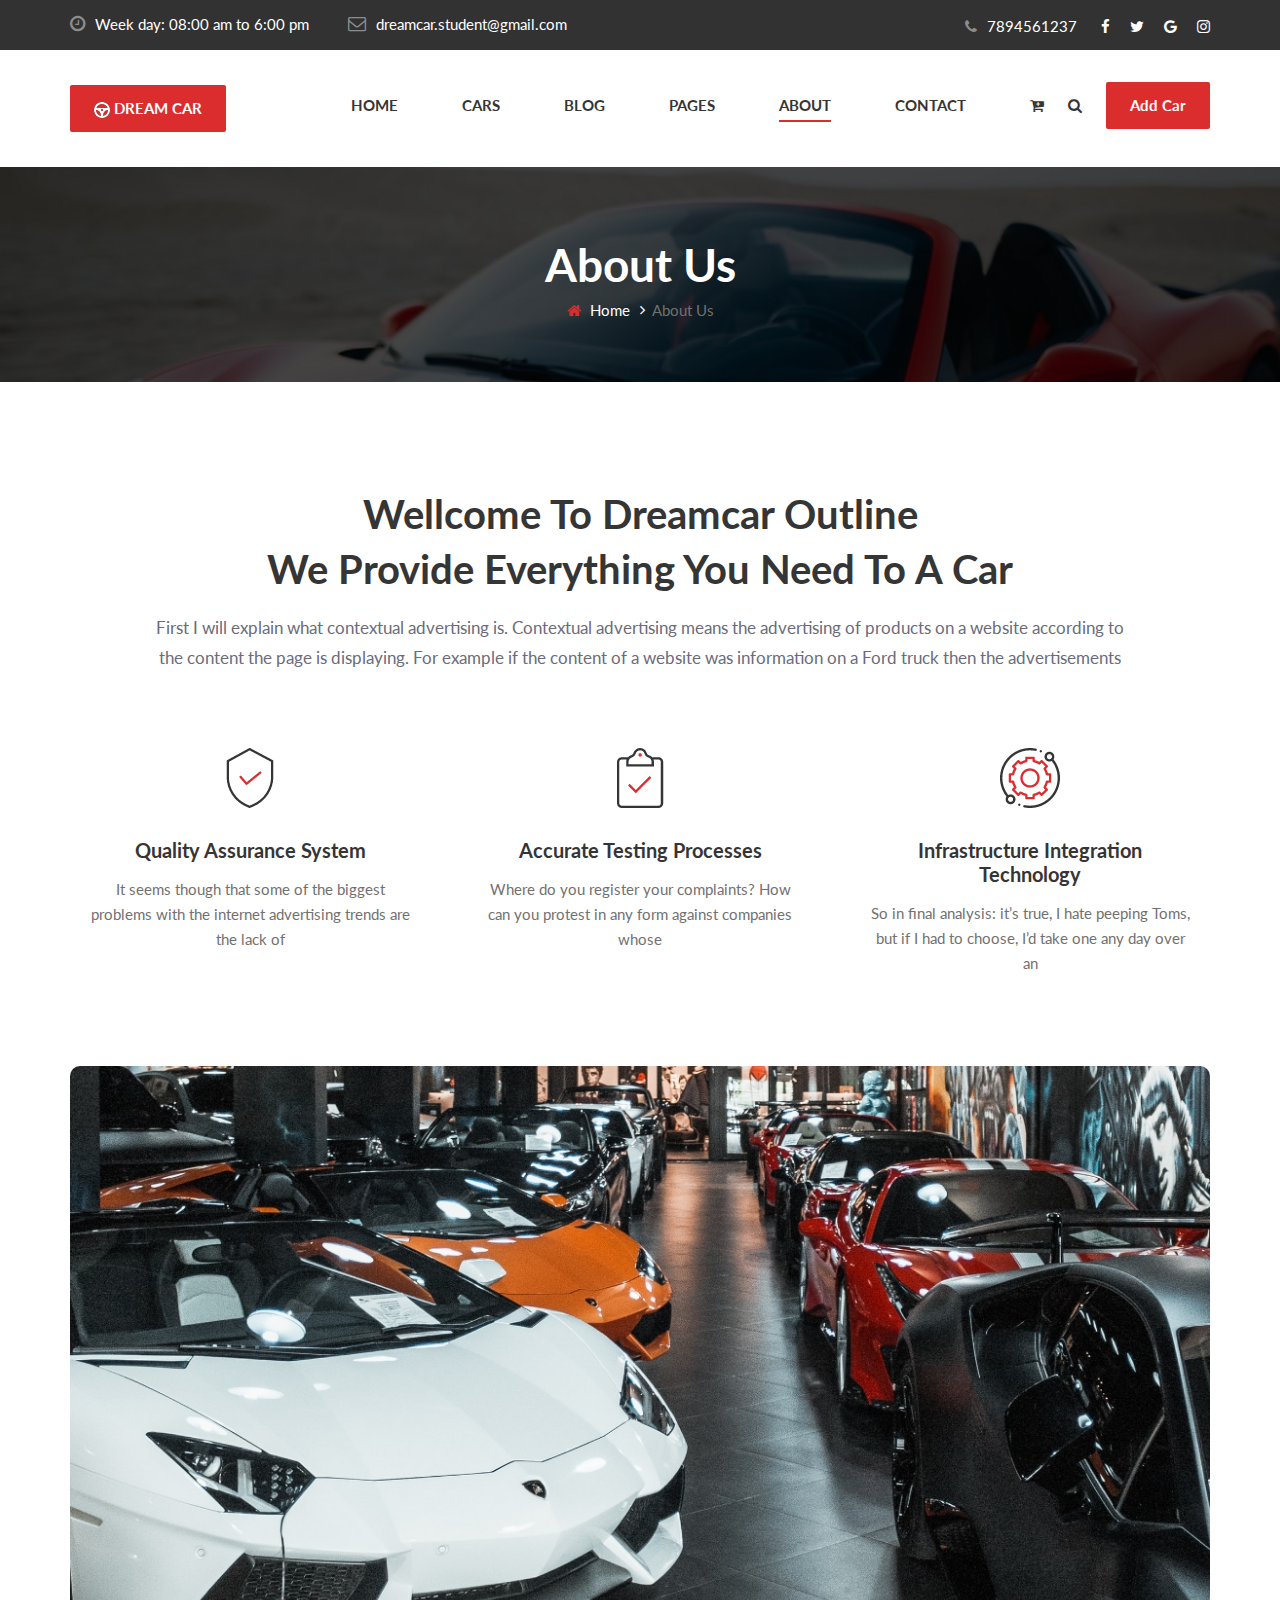
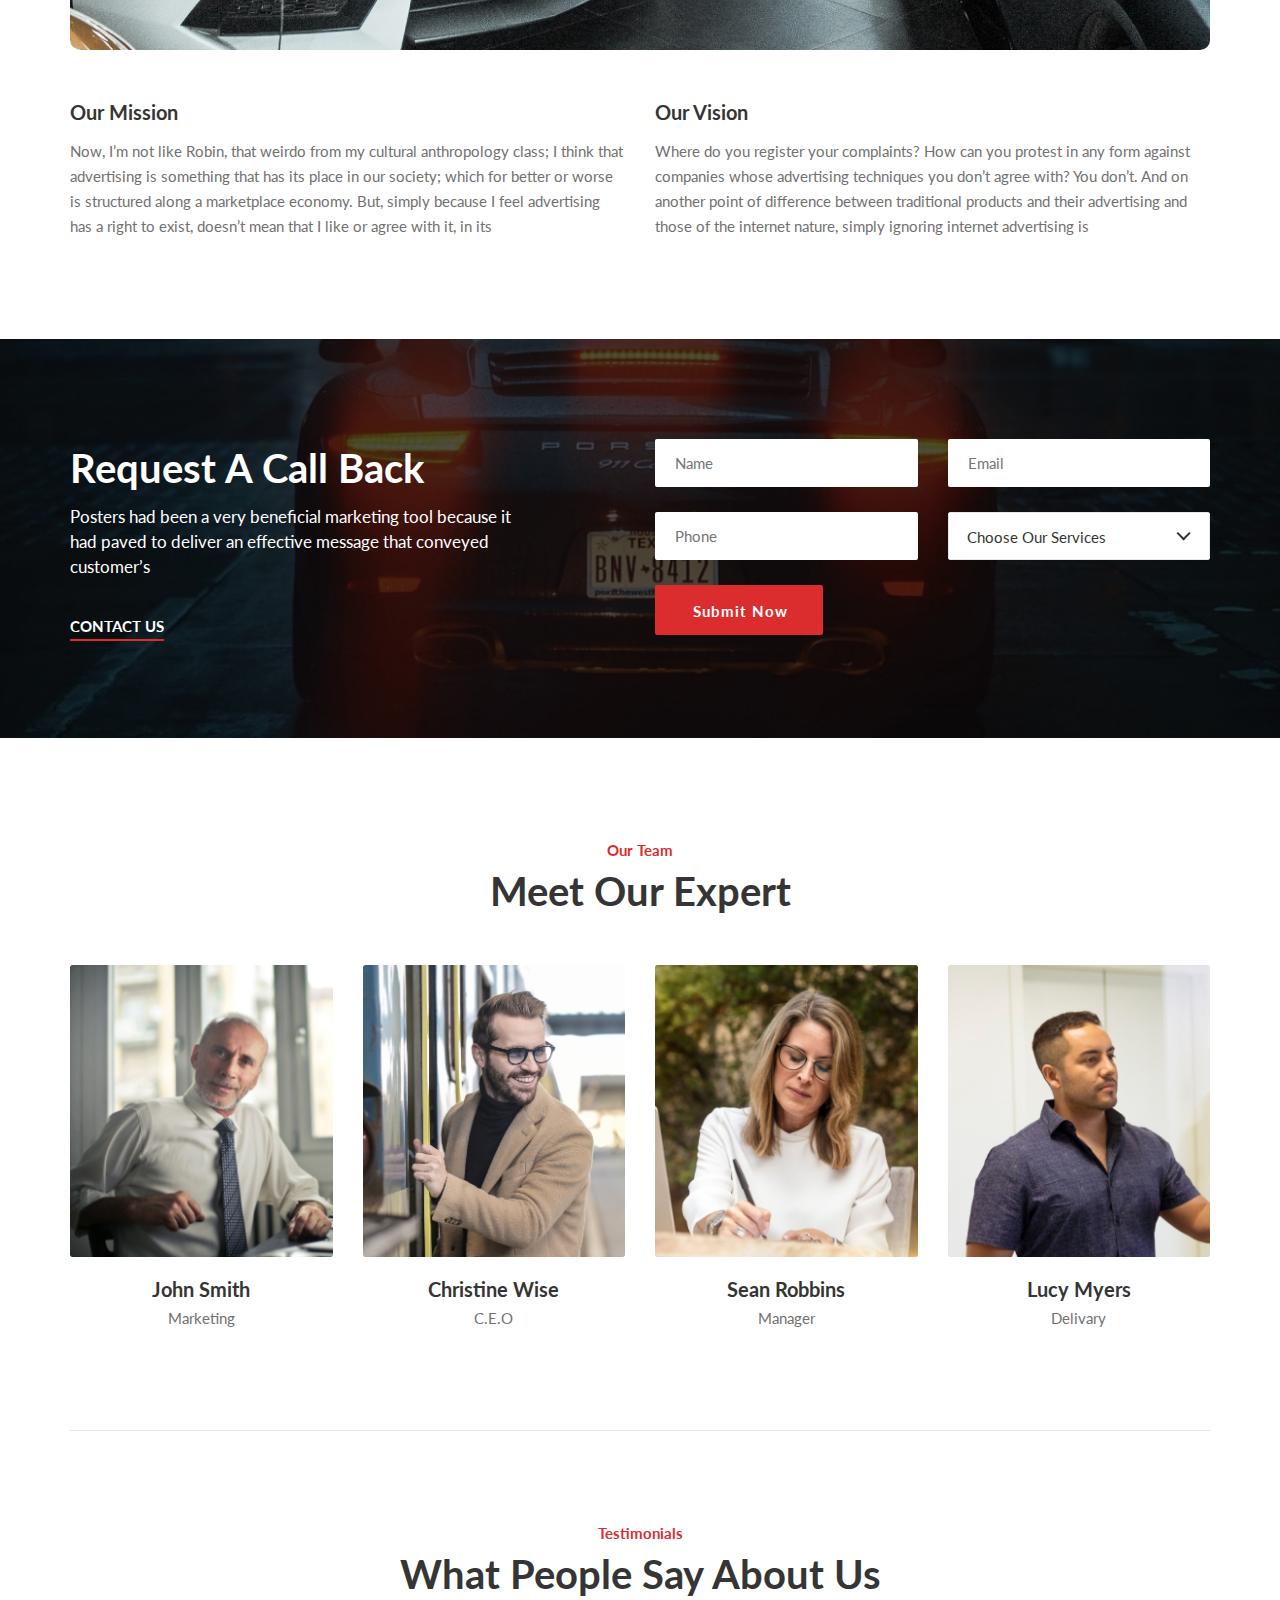
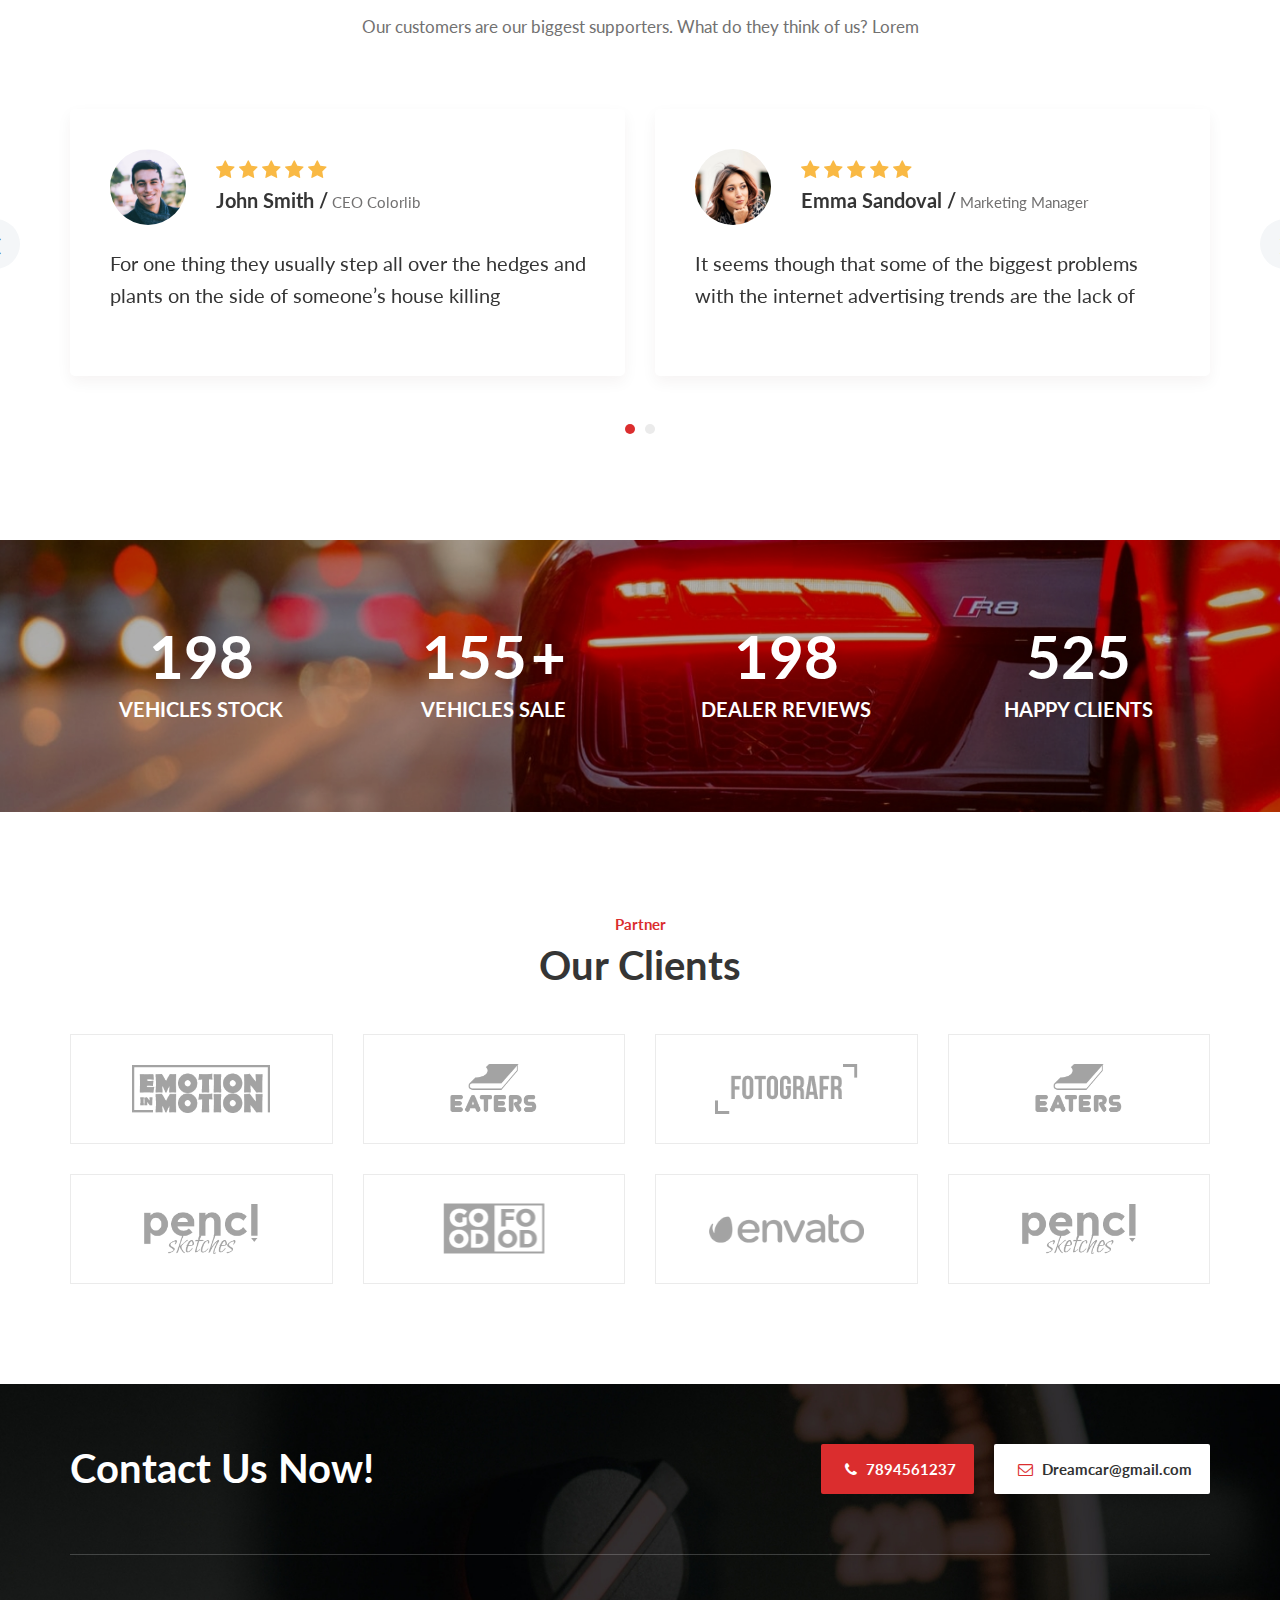
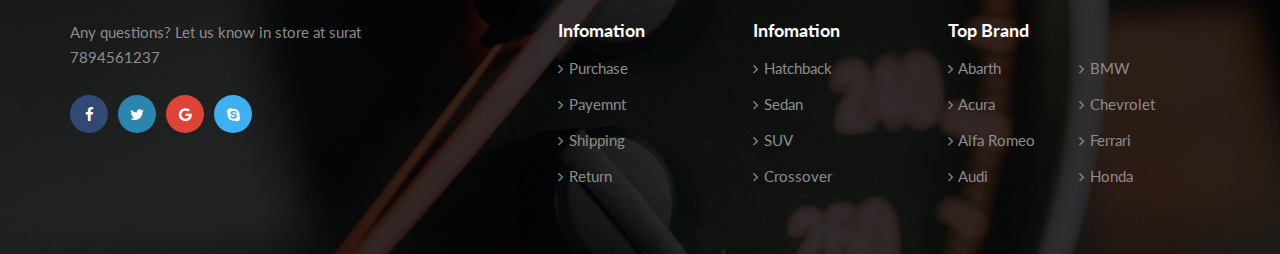
<file: Full Stack/DREAM CAR/about.html>
<!DOCTYPE html>
<html>

<head>
    <meta charset="UTF-8">
    <meta name="description" content="HVAC Template">
    <meta name="keywords" content="HVAC, unica, creative, html">
    <meta name="viewport" content="width=device-width, initial-scale=1.0">
    <meta http-equiv="X-UA-Compatible" content="ie=edge">

    <!-- Google Font -->
    <link href="https://fonts.googleapis.com/css2?family=Lato:wght@300;400;700;900&display=swap" rel="stylesheet">

    <!-- Css Styles -->
    <link rel="stylesheet" href="css/bootstrap.min.css" type="text/css">
    <link rel="stylesheet" href="css/font-awesome.min.css" type="text/css">
    <link rel="stylesheet" href="css/elegant-icons.css" type="text/css">
    <link rel="stylesheet" href="css/nice-select.css" type="text/css">
    <link rel="stylesheet" href="css/magnific-popup.css" type="text/css">
    <link rel="stylesheet" href="css/jquery-ui.min.css" type="text/css">
    <link rel="stylesheet" href="css/owl.carousel.min.css" type="text/css">
    <link rel="stylesheet" href="css/slicknav.min.css" type="text/css">
    <link rel="stylesheet" href="css/style.css" type="text/css">
</head>

<body>
    <!-- Page Preloder -->
    <div id="preloder">
        <div class="loader"></div>
    </div>



    <!-- Header Section Begin -->
    <header class="header">
        <div class="header__top">
            <div class="container">
                <div class="row">
                    <div class="col-lg-7">
                        <ul class="header__top__widget">
                            <li><i class="fa fa-clock-o"></i> Week day: 08:00 am to 6:00 pm</li>
                            <li><i class="fa fa-envelope-o"></i> dreamcar.student@gmail.com</li>
                        </ul>
                    </div>
                    <div class="col-lg-5">
                        <div class="header__top__right">
                            <div class="header__top__phone">
                                <i class="fa fa-phone"></i>
                                <span>7894561237</span>
                            </div>
                            <div class="header__top__social">
                                <a href="#"><i class="fa fa-facebook"></i></a>
                                <a href="#"><i class="fa fa-twitter"></i></a>
                                <a href="#"><i class="fa fa-google"></i></a>
                                <a href="#"><i class="fa fa-instagram"></i></a>
                            </div>
                        </div>
                    </div>
                </div>
            </div>
        </div>
        <div class="container">
            <div class="row">
                <div class="col-lg-2">
                    <div class="header__logo">
                        <a href="#" class="primary-btn"><img src="img/wheel.png" alt=""> DREAM CAR</a>
                    </div>
                </div>
                <div class="col-lg-10">
                    <div class="header__nav">
                        <nav class="header__menu">
                            <ul>
                                <li><a href="./index.html">Home</a></li>
                                <li><a href="./car.html">Cars</a></li>
                                <li><a href="./blog.html">Blog</a></li>
                                <li><a href="#">Pages</a>
                                    <ul class="dropdown">
                                        <li><a href="./about.html">About Us</a></li>
                                        <li><a href="./car-details.html">Car Details</a></li>
                                        <li><a href="./blog-details.html">Blog Details</a></li>
                                    </ul>
                                </li>
                                <li class="active"><a href="./about.html">About</a></li>
                                <li><a href="./contact.html">Contact</a></li>
                            </ul>
                        </nav>
                        <div class="header__nav__widget">
                            <div class="header__nav__widget__btn">
                                <a href="#"><i class="fa fa-cart-plus"></i></a>
                                <a href="#" class="search-switch"><i class="fa fa-search"></i></a>
                            </div>
                            <a href="#" class="primary-btn">Add Car</a>
                        </div>
                    </div>
                </div>
            </div>
            <div class="canvas__open">
                <span class="fa fa-bars"></span>
            </div>
        </div>
    </header>
    <!-- Header Section End -->

    <!-- Breadcrumb End -->
    <div class="breadcrumb-option set-bg" data-setbg="img/breadcrumb-bg.jpg">
        <div class="container">
            <div class="row">
                <div class="col-lg-12 text-center">
                    <div class="breadcrumb__text">
                        <h2>About Us</h2>
                        <div class="breadcrumb__links">
                            <a href="./index.html"><i class="fa fa-home"></i> Home</a>
                            <span>About Us</span>
                        </div>
                    </div>
                </div>
            </div>
        </div>
    </div>
    <!-- Breadcrumb Begin -->

    <!-- About Us Section Begin -->
    <section class="about spad">
        <div class="container">
            <div class="row">
                <div class="col-lg-12">
                    <div class="section-title about-title">
                        <h2>Wellcome To Dreamcar Outline<br />We Provide Everything You Need To A Car</h2>
                        <p>First I will explain what contextual advertising is. Contextual advertising means the
                            advertising of products on a website according to<br /> the content the page is displaying.
                            For example if the content of a website was information on a Ford truck then the
                            advertisements</p>
                    </div>
                </div>
            </div>
            <div class="about__feature">
                <div class="row">
                    <div class="col-lg-4 col-md-6 col-sm-6">
                        <div class="about__feature__item">
                            <img src="img/about/af-1.png" alt="">
                            <h5>Quality Assurance System</h5>
                            <p>It seems though that some of the biggest problems with the internet advertising trends
                                are the lack of</p>
                        </div>
                    </div>
                    <div class="col-lg-4 col-md-6 col-sm-6">
                        <div class="about__feature__item">
                            <img src="img/about/af-2.png" alt="">
                            <h5>Accurate Testing Processes</h5>
                            <p>Where do you register your complaints? How can you protest in any form against companies
                                whose</p>
                        </div>
                    </div>
                    <div class="col-lg-4 col-md-6 col-sm-6">
                        <div class="about__feature__item">
                            <img src="img/about/af-3.png" alt="">
                            <h5>Infrastructure Integration Technology</h5>
                            <p>So in final analysis: it’s true, I hate peeping Toms, but if I had to choose, I’d take
                                one any day over an</p>
                        </div>
                    </div>
                </div>
            </div>
            <div class="row">
                <div class="col-lg-12">
                    <div class="about__pic">
                        <img src="img/about/about-pic.jpg" alt="">
                    </div>
                </div>
                <div class="col-lg-6 col-md-6 col-sm-6">
                    <div class="about__item">
                        <h5>Our Mission</h5>
                        <p>Now, I’m not like Robin, that weirdo from my cultural anthropology class; I think that
                            advertising is something that has its place in our society; which for better or worse is
                            structured along a marketplace economy. But, simply because I feel advertising has a right
                            to exist, doesn’t mean that I like or agree with it, in its</p>
                    </div>
                </div>
                <div class="col-lg-6 col-md-6 col-sm-6">
                    <div class="about__item">
                        <h5>Our Vision</h5>
                        <p>Where do you register your complaints? How can you protest in any form against companies
                            whose advertising techniques you don’t agree with? You don’t. And on another point of
                            difference between traditional products and their advertising and those of the internet
                            nature, simply ignoring internet advertising is </p>
                    </div>
                </div>
            </div>
        </div>
    </section>
    <!-- About Us Section End -->

    <!-- Call Section Begin -->
    <section class="call spad set-bg" data-setbg="img/about/call-bg.jpg">
        <div class="container">
            <div class="row">
                <div class="col-lg-5 col-md-6">
                    <div class="call__text">
                        <div class="section-title">
                            <h2>Request A Call Back</h2>
                            <p>Posters had been a very beneficial marketing tool because it had paved to deliver an
                                effective message that conveyed customer’s</p>
                        </div>
                        <a href="#">Contact Us</a>
                    </div>
                </div>
                <div class="col-lg-6 offset-lg-1 col-md-6">
                    <form action="#" class="call__form">
                        <div class="row">
                            <div class="col-lg-6">
                                <input type="text" placeholder="Name">
                            </div>
                            <div class="col-lg-6">
                                <input type="text" placeholder="Email">
                            </div>
                            <div class="col-lg-6">
                                <input type="text" placeholder="Phone">
                            </div>
                            <div class="col-lg-6">
                                <select>
                                    <option value="">Choose Our Services</option>
                                    <option value="">Buy Cars</option>
                                    <option value="">Sell Cars</option>
                                    <option value="">Wash Cars</option>
                                </select>
                            </div>
                        </div>
                        <button type="submit" class="site-btn">Submit Now</button>
                    </form>
                </div>
            </div>
        </div>
    </section>
    <!-- Call Section End -->

    <!-- Team Section Begin -->
    <section class="team spad">
        <div class="container">
            <div class="row">
                <div class="col-lg-12">
                    <div class="section-title team-title">
                        <span>Our Team</span>
                        <h2>Meet Our Expert</h2>
                    </div>
                </div>
            </div>
            <div class="row">
                <div class="col-lg-3 col-sm-6">
                    <div class="team__item">
                        <div class="team__item__pic">
                            <img src="img/about/team-1.jpg" alt="">
                        </div>
                        <div class="team__item__text">
                            <h5>John Smith</h5>
                            <span>Marketing</span>
                        </div>
                    </div>
                </div>
                <div class="col-lg-3 col-sm-6">
                    <div class="team__item">
                        <div class="team__item__pic">
                            <img src="img/about/team-2.jpg" alt="">
                        </div>
                        <div class="team__item__text">
                            <h5>Christine Wise</h5>
                            <span>C.E.O</span>
                        </div>
                    </div>
                </div>
                <div class="col-lg-3 col-sm-6">
                    <div class="team__item">
                        <div class="team__item__pic">
                            <img src="img/about/team-3.jpg" alt="">
                        </div>
                        <div class="team__item__text">
                            <h5>Sean Robbins</h5>
                            <span>Manager</span>
                        </div>
                    </div>
                </div>
                <div class="col-lg-3 col-sm-6">
                    <div class="team__item">
                        <div class="team__item__pic">
                            <img src="img/about/team-4.jpg" alt="">
                        </div>
                        <div class="team__item__text">
                            <h5>Lucy Myers</h5>
                            <span>Delivary</span>
                        </div>
                    </div>
                </div>
            </div>
        </div>
    </section>
    <!-- Team Section End -->

    <!-- Testimonial Section Begin -->
    <section class="testimonial spad">
        <div class="container">
            <div class="row">
                <div class="col-lg-12">
                    <div class="section-title testimonial-title">
                        <span>Testimonials</span>
                        <h2>What People Say About Us</h2>
                        <p>Our customers are our biggest supporters. What do they think of us? Lorem</p>
                    </div>
                </div>
            </div>
            <div class="row">
                <div class="testimonial__slider owl-carousel">
                    <div class="col-lg-6">
                        <div class="testimonial__item">
                            <div class="testimonial__item__author">
                                <div class="testimonial__item__author__pic">
                                    <img src="img/testimonial/testimonial-1.png" alt="">
                                </div>
                                <div class="testimonial__item__author__text">
                                    <div class="rating">
                                        <i class="fa fa-star"></i>
                                        <i class="fa fa-star"></i>
                                        <i class="fa fa-star"></i>
                                        <i class="fa fa-star"></i>
                                        <i class="fa fa-star"></i>
                                    </div>
                                    <h5>John Smith /<span> CEO Colorlib</span></h5>
                                </div>
                            </div>
                            <p>For one thing they usually step all over the hedges and plants on the side of someone’s
                                house killing</p>
                        </div>
                    </div>
                    <div class="col-lg-6">
                        <div class="testimonial__item">
                            <div class="testimonial__item__author">
                                <div class="testimonial__item__author__pic">
                                    <img src="img/testimonial/testimonial-2.png" alt="">
                                </div>
                                <div class="testimonial__item__author__text">
                                    <div class="rating">
                                        <i class="fa fa-star"></i>
                                        <i class="fa fa-star"></i>
                                        <i class="fa fa-star"></i>
                                        <i class="fa fa-star"></i>
                                        <i class="fa fa-star"></i>
                                    </div>
                                    <h5>Emma Sandoval /<span> Marketing Manager</span></h5>
                                </div>
                            </div>
                            <p>It seems though that some of the biggest problems with the internet advertising trends
                                are the lack of</p>
                        </div>
                    </div>
                    <div class="col-lg-6">
                        <div class="testimonial__item">
                            <div class="testimonial__item__author">
                                <div class="testimonial__item__author__pic">
                                    <img src="img/testimonial/testimonial-1.png" alt="">
                                </div>
                                <div class="testimonial__item__author__text">
                                    <div class="rating">
                                        <i class="fa fa-star"></i>
                                        <i class="fa fa-star"></i>
                                        <i class="fa fa-star"></i>
                                        <i class="fa fa-star"></i>
                                        <i class="fa fa-star"></i>
                                    </div>
                                    <h5>John Smith /<span> CEO Colorlib</span></h5>
                                </div>
                            </div>
                            <p>For one thing they usually step all over the hedges and plants on the side of someone’s
                                house killing</p>
                        </div>
                    </div>
                    <div class="col-lg-6">
                        <div class="testimonial__item">
                            <div class="testimonial__item__author">
                                <div class="testimonial__item__author__pic">
                                    <img src="img/testimonial/testimonial-2.png" alt="">
                                </div>
                                <div class="testimonial__item__author__text">
                                    <div class="rating">
                                        <i class="fa fa-star"></i>
                                        <i class="fa fa-star"></i>
                                        <i class="fa fa-star"></i>
                                        <i class="fa fa-star"></i>
                                        <i class="fa fa-star"></i>
                                    </div>
                                    <h5>Emma Sandoval /<span> Marketing Manager</span></h5>
                                </div>
                            </div>
                            <p>It seems though that some of the biggest problems with the internet advertising trends
                                are the lack of</p>
                        </div>
                    </div>
                </div>
            </div>
        </div>
    </section>
    <!-- Testimonial Section End -->

    <!-- Counter Begin -->
    <div class="counter spad set-bg" data-setbg="img/counter-bg.jpg">
        <div class="container">
            <div class="row">
                <div class="col-lg-3 col-md-6 col-sm-6">
                    <div class="counter__item">
                        <h2 class="counter-num">1922</h2>
                        <p>Vehicles Stock</p>
                    </div>
                </div>
                <div class="col-lg-3 col-md-6 col-sm-6">
                    <div class="counter__item">
                        <h2 class="counter-num">1500</h2>
                        <strong>+</strong>
                        <p>Vehicles Sale</p>
                    </div>
                </div>
                <div class="col-lg-3 col-md-6 col-sm-6">
                    <div class="counter__item">
                        <h2 class="counter-num">1922</h2>
                        <p>Dealer Reviews</p>
                    </div>
                </div>
                <div class="col-lg-3 col-md-6 col-sm-6">
                    <div class="counter__item">
                        <h2 class="counter-num">5100</h2>
                        <p>Happy Clients</p>
                    </div>
                </div>
            </div>
        </div>
    </div>
    <!-- Counter End -->

    <!-- Clients Begin -->
    <div class="clients spad">
        <div class="container">
            <div class="row">
                <div class="col-lg-12">
                    <div class="section-title client-title">
                        <span>Partner</span>
                        <h2>Our Clients</h2>
                    </div>
                </div>
            </div>
            <div class="row">
                <div class="col-lg-3 col-md-4 col-sm-6">
                    <a href="#" class="client__item">
                        <img src="img/clients/client-1.png" alt="">
                    </a>
                </div>
                <div class="col-lg-3 col-md-4 col-sm-6">
                    <a href="#" class="client__item">
                        <img src="img/clients/client-2.png" alt="">
                    </a>
                </div>
                <div class="col-lg-3 col-md-4 col-sm-6">
                    <a href="#" class="client__item">
                        <img src="img/clients/client-3.png" alt="">
                    </a>
                </div>
                <div class="col-lg-3 col-md-4 col-sm-6">
                    <a href="#" class="client__item">
                        <img src="img/clients/client-2.png" alt="">
                    </a>
                </div>
                <div class="col-lg-3 col-md-4 col-sm-6">
                    <a href="#" class="client__item">
                        <img src="img/clients/client-4.png" alt="">
                    </a>
                </div>
                <div class="col-lg-3 col-md-4 col-sm-6">
                    <a href="#" class="client__item">
                        <img src="img/clients/client-5.png" alt="">
                    </a>
                </div>
                <div class="col-lg-3 col-md-4 col-sm-6">
                    <a href="#" class="client__item">
                        <img src="img/clients/client-6.png" alt="">
                    </a>
                </div>
                <div class="col-lg-3 col-md-4 col-sm-6">
                    <a href="#" class="client__item">
                        <img src="img/clients/client-7.png" alt="">
                    </a>
                </div>
            </div>
        </div>
    </div>
    <!-- Clients End -->

    <!-- Footer Section Begin -->
    <footer class="footer set-bg" data-setbg="img/footer-bg.jpg">
        <div class="container">
            <div class="footer__contact">
                <div class="row">
                    <div class="col-lg-6 col-md-6">
                        <div class="footer__contact__title">
                            <h2>Contact Us Now!</h2>
                        </div>
                    </div>
                    <div class="col-lg-6 col-md-6">
                        <div class="footer__contact__option">
                            <div class="option__item"><i class="fa fa-phone"></i> 7894561237</div>
                            <div class="option__item email"><i class="fa fa-envelope-o"></i> Dreamcar@gmail.com</div>
                        </div>
                    </div>
                </div>
            </div>
            <div class="row">
                <div class="col-lg-4 col-md-4">
                    <div class="footer__about">
                        
                        <p>Any questions? Let us know in store at surat 7894561237</p>
                        <div class="footer__social">
                            <a href="#" class="facebook"><i class="fa fa-facebook"></i></a>
                            <a href="#" class="twitter"><i class="fa fa-twitter"></i></a>
                            <a href="#" class="google"><i class="fa fa-google"></i></a>
                            <a href="#" class="skype"><i class="fa fa-skype"></i></a>
                        </div>
                    </div>
                </div>
                <div class="col-lg-2 offset-lg-1 col-md-3">
                    <div class="footer__widget">
                        <h5>Infomation</h5>
                        <ul>
                            <li><a href="#"><i class="fa fa-angle-right"></i> Purchase</a></li>
                            <li><a href="#"><i class="fa fa-angle-right"></i> Payemnt</a></li>
                            <li><a href="#"><i class="fa fa-angle-right"></i> Shipping</a></li>
                            <li><a href="#"><i class="fa fa-angle-right"></i> Return</a></li>
                        </ul>
                    </div>
                </div>
                <div class="col-lg-2 col-md-3">
                    <div class="footer__widget">
                        <h5>Infomation</h5>
                        <ul>
                            <li><a href="#"><i class="fa fa-angle-right"></i> Hatchback</a></li>
                            <li><a href="#"><i class="fa fa-angle-right"></i> Sedan</a></li>
                            <li><a href="#"><i class="fa fa-angle-right"></i> SUV</a></li>
                            <li><a href="#"><i class="fa fa-angle-right"></i> Crossover</a></li>
                        </ul>
                    </div>
                </div>
                <div class="col-lg-3 col-md-6">
                    <div class="footer__brand">
                        <h5>Top Brand</h5>
                        <ul>
                            <li><a href="#"><i class="fa fa-angle-right"></i> Abarth</a></li>
                            <li><a href="#"><i class="fa fa-angle-right"></i> Acura</a></li>
                            <li><a href="#"><i class="fa fa-angle-right"></i> Alfa Romeo</a></li>
                            <li><a href="#"><i class="fa fa-angle-right"></i> Audi</a></li>
                        </ul>
                        <ul>
                            <li><a href="#"><i class="fa fa-angle-right"></i> BMW</a></li>
                            <li><a href="#"><i class="fa fa-angle-right"></i> Chevrolet</a></li>
                            <li><a href="#"><i class="fa fa-angle-right"></i> Ferrari</a></li>
                            <li><a href="#"><i class="fa fa-angle-right"></i> Honda</a></li>
                        </ul>
                    </div>
                </div>
            </div>
           
    </footer>
    <!-- Footer Section End -->

    <!-- Search Begin -->
    <div class="search-model">
        <div class="h-100 d-flex align-items-center justify-content-center">
            <div class="search-close-switch">+</div>
            <form class="search-model-form">
                <input type="text" id="search-input" placeholder="Search here.....">
            </form>
        </div>
    </div>
    <!-- Search End -->

    <!-- Js Plugins -->
    <script src="js/jquery-3.3.1.min.js"></script>
    <script src="js/bootstrap.min.js"></script>
    <script src="js/jquery.nice-select.min.js"></script>
    <script src="js/jquery-ui.min.js"></script>
    <script src="js/jquery.magnific-popup.min.js"></script>
    <script src="js/mixitup.min.js"></script>
    <script src="js/jquery.slicknav.js"></script>
    <script src="js/owl.carousel.min.js"></script>
    <script src="js/main.js"></script>
</body>

</html>
</file>
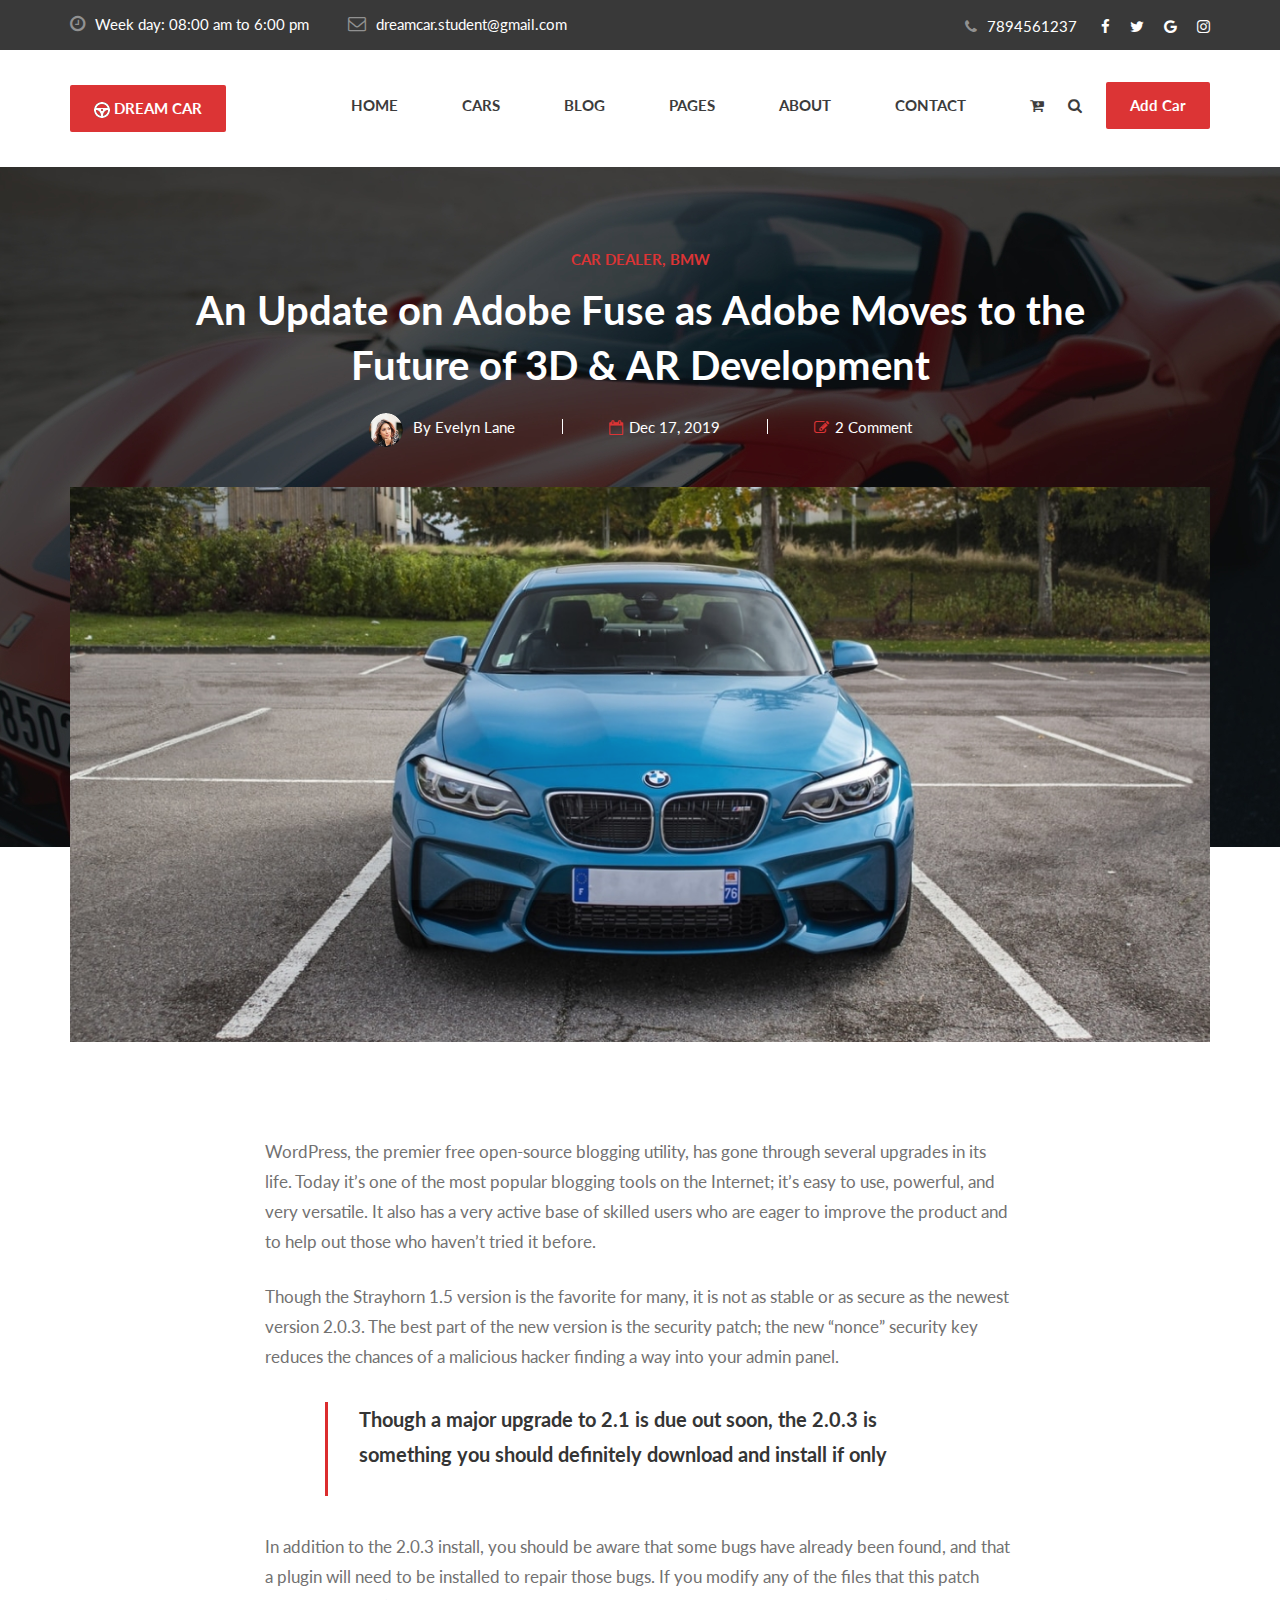
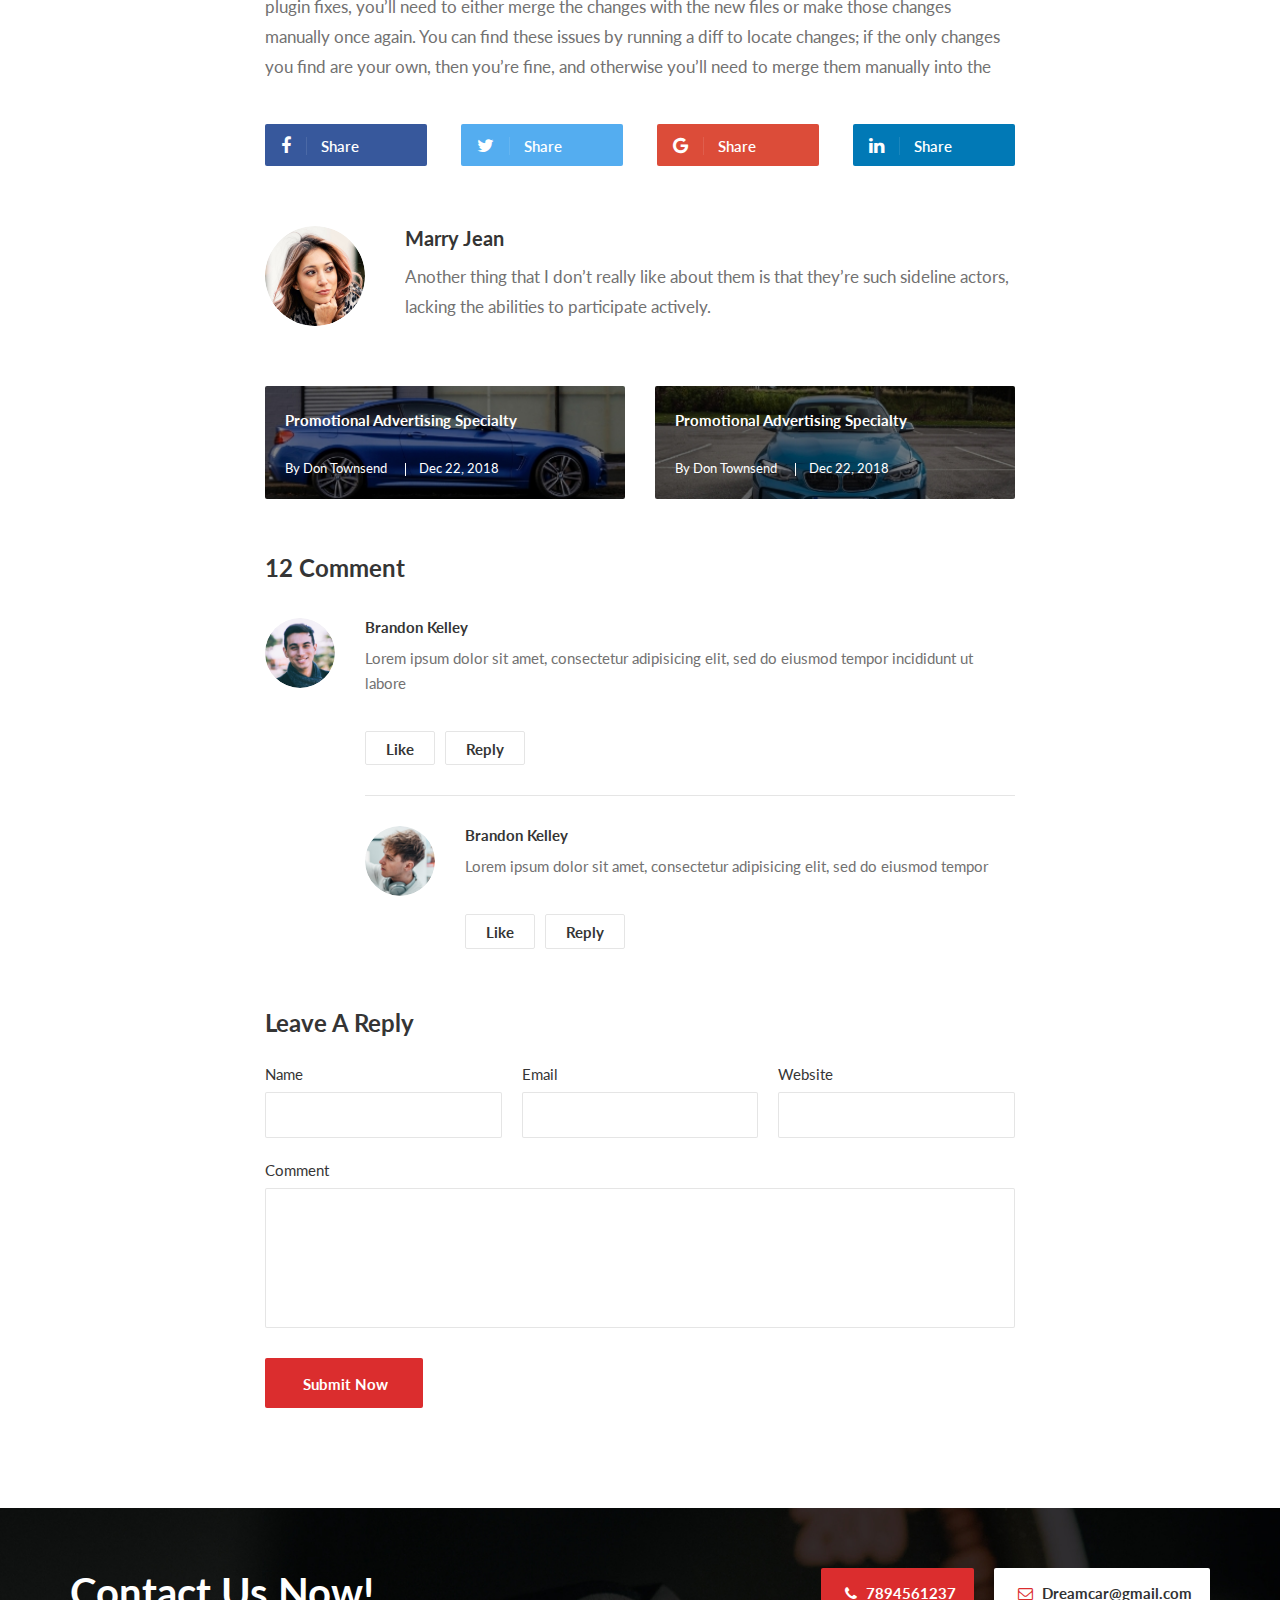
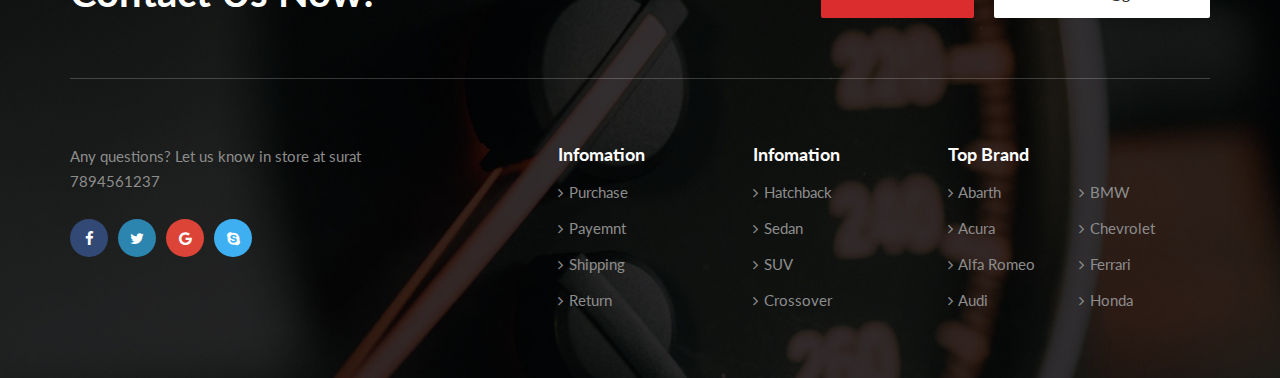
<file: Full Stack/DREAM CAR/blog-details.html>
<!DOCTYPE html>
<html>

<head>
    <meta charset="UTF-8">
    <meta name="description" content="HVAC Template">
    <meta name="keywords" content="HVAC, unica, creative, html">
    <meta name="viewport" content="width=device-width, initial-scale=1.0">
    <meta http-equiv="X-UA-Compatible" content="ie=edge">

    <!-- Google Font -->
    <link href="https://fonts.googleapis.com/css2?family=Lato:wght@300;400;700;900&display=swap" rel="stylesheet">

    <!-- Css Styles -->
    <link rel="stylesheet" href="css/bootstrap.min.css" type="text/css">
    <link rel="stylesheet" href="css/font-awesome.min.css" type="text/css">
    <link rel="stylesheet" href="css/elegant-icons.css" type="text/css">
    <link rel="stylesheet" href="css/nice-select.css" type="text/css">
    <link rel="stylesheet" href="css/magnific-popup.css" type="text/css">
    <link rel="stylesheet" href="css/jquery-ui.min.css" type="text/css">
    <link rel="stylesheet" href="css/owl.carousel.min.css" type="text/css">
    <link rel="stylesheet" href="css/slicknav.min.css" type="text/css">
    <link rel="stylesheet" href="css/style.css" type="text/css">
</head>

<body>
    <!-- Page Preloder -->
    <div id="preloder">
        <div class="loader"></div>
    </div>



    <!-- Header Section Begin -->
    <header class="header">
        <div class="header__top">
            <div class="container">
                <div class="row">
                    <div class="col-lg-7">
                        <ul class="header__top__widget">
                            <li><i class="fa fa-clock-o"></i> Week day: 08:00 am to 6:00 pm</li>
                            <li><i class="fa fa-envelope-o"></i> dreamcar.student@gmail.com</li>
                        </ul>
                    </div>
                    <div class="col-lg-5">
                        <div class="header__top__right">
                            <div class="header__top__phone">
                                <i class="fa fa-phone"></i>
                                <span>7894561237</span>
                            </div>
                            <div class="header__top__social">
                                <a href="#"><i class="fa fa-facebook"></i></a>
                                <a href="#"><i class="fa fa-twitter"></i></a>
                                <a href="#"><i class="fa fa-google"></i></a>
                                <a href="#"><i class="fa fa-instagram"></i></a>
                            </div>
                        </div>
                    </div>
                </div>
            </div>
        </div>
        <div class="container">
            <div class="row">
                <div class="col-lg-2">
                    <div class="header__logo">
                        <a href="#" class="primary-btn"><img src="img/wheel.png" alt=""> DREAM CAR</a>
                    </div>
                </div>
                <div class="col-lg-10">
                    <div class="header__nav">
                        <nav class="header__menu">
                            <ul>
                                <li><a href="./index.html">Home</a></li>
                                <li ><a href="./car.html">Cars</a></li>
                                <li><a href="./blog.html">Blog</a></li>
                                <li><a href="#">Pages</a>
                                    <ul class="dropdown">
                                        <li><a href="./about.html">About Us</a></li>
                                        <li><a href="./car-details.html">Car Details</a></li>
                                        <li class="active"><a href="./blog-details.html">Blog Details</a></li>
                                    </ul>
                                </li>
                                <li><a href="./about.html">About</a></li>
                                <li><a href="./contact.html">Contact</a></li>
                            </ul>
                        </nav>
                        <div class="header__nav__widget">
                            <div class="header__nav__widget__btn">
                                <a href="#"><i class="fa fa-cart-plus"></i></a>
                                <a href="#" class="search-switch"><i class="fa fa-search"></i></a>
                            </div>
                            <a href="#" class="primary-btn">Add Car</a>
                        </div>
                    </div>
                </div>
            </div>
            <div class="canvas__open">
                <span class="fa fa-bars"></span>
            </div>
        </div>
    </header>
    <!-- Header Section End -->

    <!-- Blog Details Hero Begin -->
    <section class="blog-details-hero spad set-bg" data-setbg="img/blog/details/details-hero-bg.jpg">
        <div class="container">
            <div class="row d-flex justify-content-center">
                <div class="col-lg-10">
                    <div class="blog__details__hero__text">
                        <span class="label">Car Dealer, BMW</span>
                        <h2>An Update on Adobe Fuse as Adobe Moves to the Future of 3D & AR Development</h2>
                        <ul>
                            <li><img src="img/blog/details/details-hero-avatar.png" alt=""> <span>By Evelyn Lane</span>
                            </li>
                            <li><i class="fa fa-calendar-o"></i> <span>Dec 17, 2019</span></li>
                            <li><i class="fa fa-edit"></i> <span>2 Comment</span></li>
                        </ul>
                    </div>
                </div>
            </div>
        </div>
    </section>
    <!-- Blog Details Hero End -->

    <!-- Blog Details Section Begin -->
    <section class="blog-details spad">
        <div class="container">
            <div class="row">
                <div class="col-lg-12">
                    <div class="blog__details__pic">
                        <img src="img/blog/details/details-pic.jpg" alt="">
                    </div>
                </div>
            </div>
            <div class="row d-flex justify-content-center">
                <div class="col-lg-8">
                    <div class="blog__details__text">
                        <p>WordPress, the premier free open-source blogging utility, has gone through several upgrades
                            in its life. Today it’s one of the most popular blogging tools on the Internet; it’s easy to
                            use, powerful, and very versatile. It also has a very active base of skilled users who are
                            eager to improve the product and to help out those who haven’t tried it before.</p>
                        <p>Though the Strayhorn 1.5 version is the favorite for many, it is not as stable or as secure
                            as the newest version 2.0.3. The best part of the new version is the security patch; the new
                            “nonce” security key reduces the chances of a malicious hacker finding a way into your admin
                            panel.</p>
                    </div>
                    <div class="blog__details__quote">
                        <p>Though a major upgrade to 2.1 is due out soon, the 2.0.3 is something you should definitely
                            download and install if only</p>
                    </div>
                    <div class="blog__details__desc">
                        <p>In addition to the 2.0.3 install, you should be aware that some bugs have already been found,
                            and that a plugin will need to be installed to repair those bugs. If you modify any of the
                            files that this patch plugin fixes, you’ll need to either merge the changes with the new
                            files or make those changes manually once again. You can find these issues by running a diff
                            to locate changes; if the only changes you find are your own, then you’re fine, and
                            otherwise you’ll need to merge them manually into the</p>
                    </div>
                    <div class="blog__details__share">
                        <a href="#" class="blog__details__share__item">
                            <i class="fa fa-facebook"></i>
                            <span>Share</span>
                        </a>
                        <a href="#" class="blog__details__share__item twitter">
                            <i class="fa fa-twitter"></i>
                            <span>Share</span>
                        </a>
                        <a href="#" class="blog__details__share__item google">
                            <i class="fa fa-google"></i>
                            <span>Share</span>
                        </a>
                        <a href="#" class="blog__details__share__item linkedin">
                            <i class="fa fa-linkedin"></i>
                            <span>Share</span>
                        </a>
                    </div>
                    <div class="blog__details__author">
                        <div class="blog__details__author__pic">
                            <img src="img/blog/details/author.png" alt="">
                        </div>
                        <div class="blog__details__author__text">
                            <h5>Marry Jean</h5>
                            <p>Another thing that I don’t really like about them is that they’re such sideline actors,
                                lacking the abilities to participate actively.</p>
                        </div>
                    </div>
                    <div class="blog__details__btns">
                        <div class="row">
                            <div class="col-lg-12">
                                <div class="row">
                                    <div class="col-lg-6">
                                        <a href="#" class="blog__details__btns__item set-bg"
                                            data-setbg="img/blog/details/pre.jpg">
                                            <h6>Promotional Advertising Specialty</h6>
                                            <ul>
                                                <li>By Don Townsend</li>
                                                <li>Dec 22, 2018</li>
                                            </ul>
                                        </a>
                                    </div>
                                    <div class="col-lg-6">
                                        <a href="#" class="blog__details__btns__item set-bg"
                                            data-setbg="img/blog/details/next.jpg">
                                            <h6>Promotional Advertising Specialty</h6>
                                            <ul>
                                                <li>By Don Townsend</li>
                                                <li>Dec 22, 2018</li>
                                            </ul>
                                        </a>
                                    </div>
                                </div>
                            </div>
                        </div>
                    </div>
                    <div class="blog__details__comment">
                        <h4>12 Comment</h4>
                        <div class="blog__details__comment__item">
                            <div class="blog__details__comment__item__pic">
                                <img src="img/blog/details/comment-1.png" alt="">
                            </div>
                            <div class="blog__details__comment__item__text">
                                <h6>Brandon Kelley</h6>
                                <p>Lorem ipsum dolor sit amet, consectetur adipisicing elit, sed do eiusmod tempor
                                    incididunt ut labore</p>
                                <a href="#">Like</a>
                                <a href="#">Reply</a>
                            </div>
                        </div>
                        <div class="blog__details__comment__item reply__comment">
                            <div class="blog__details__comment__item__pic">
                                <img src="img/blog/details/comment-2.png" alt="">
                            </div>
                            <div class="blog__details__comment__item__text">
                                <h6>Brandon Kelley</h6>
                                <p>Lorem ipsum dolor sit amet, consectetur adipisicing elit, sed do eiusmod tempor</p>
                                <a href="#">Like</a>
                                <a href="#">Reply</a>
                            </div>
                        </div>
                    </div>
                    <div class="blog__details__comment__form">
                        <h4>Leave A Reply</h4>
                        <form action="#">
                            <div class="input-list">
                                <div class="input-list-item">
                                    <p>Name</p>
                                    <input type="text">
                                </div>
                                <div class="input-list-item">
                                    <p>Email</p>
                                    <input type="text">
                                </div>
                                <div class="input-list-item">
                                    <p>Website</p>
                                    <input type="text">
                                </div>
                            </div>
                            <div class="input-desc">
                                <p>Comment</p>
                                <textarea></textarea>
                            </div>
                            <button type="submit" class="site-btn">Submit Now</button>
                        </form>
                    </div>
                </div>
            </div>
        </div>
    </section>
    <!-- Blog Details Section End -->

    <!-- Footer Section Begin -->
    <footer class="footer set-bg" data-setbg="img/footer-bg.jpg">
        <div class="container">
            <div class="footer__contact">
                <div class="row">
                    <div class="col-lg-6 col-md-6">
                        <div class="footer__contact__title">
                            <h2>Contact Us Now!</h2>
                        </div>
                    </div>
                    <div class="col-lg-6 col-md-6">
                        <div class="footer__contact__option">
                            <div class="option__item"><i class="fa fa-phone"></i> 7894561237</div>
                            <div class="option__item email"><i class="fa fa-envelope-o"></i> Dreamcar@gmail.com</div>
                        </div>
                    </div>
                </div>
            </div>
            <div class="row">
                <div class="col-lg-4 col-md-4">
                    <div class="footer__about">
                        
                        <p>Any questions? Let us know in store at surat 7894561237</p>
                        <div class="footer__social">
                            <a href="#" class="facebook"><i class="fa fa-facebook"></i></a>
                            <a href="#" class="twitter"><i class="fa fa-twitter"></i></a>
                            <a href="#" class="google"><i class="fa fa-google"></i></a>
                            <a href="#" class="skype"><i class="fa fa-skype"></i></a>
                        </div>
                    </div>
                </div>
                <div class="col-lg-2 offset-lg-1 col-md-3">
                    <div class="footer__widget">
                        <h5>Infomation</h5>
                        <ul>
                            <li><a href="#"><i class="fa fa-angle-right"></i> Purchase</a></li>
                            <li><a href="#"><i class="fa fa-angle-right"></i> Payemnt</a></li>
                            <li><a href="#"><i class="fa fa-angle-right"></i> Shipping</a></li>
                            <li><a href="#"><i class="fa fa-angle-right"></i> Return</a></li>
                        </ul>
                    </div>
                </div>
                <div class="col-lg-2 col-md-3">
                    <div class="footer__widget">
                        <h5>Infomation</h5>
                        <ul>
                            <li><a href="#"><i class="fa fa-angle-right"></i> Hatchback</a></li>
                            <li><a href="#"><i class="fa fa-angle-right"></i> Sedan</a></li>
                            <li><a href="#"><i class="fa fa-angle-right"></i> SUV</a></li>
                            <li><a href="#"><i class="fa fa-angle-right"></i> Crossover</a></li>
                        </ul>
                    </div>
                </div>
                <div class="col-lg-3 col-md-6">
                    <div class="footer__brand">
                        <h5>Top Brand</h5>
                        <ul>
                            <li><a href="#"><i class="fa fa-angle-right"></i> Abarth</a></li>
                            <li><a href="#"><i class="fa fa-angle-right"></i> Acura</a></li>
                            <li><a href="#"><i class="fa fa-angle-right"></i> Alfa Romeo</a></li>
                            <li><a href="#"><i class="fa fa-angle-right"></i> Audi</a></li>
                        </ul>
                        <ul>
                            <li><a href="#"><i class="fa fa-angle-right"></i> BMW</a></li>
                            <li><a href="#"><i class="fa fa-angle-right"></i> Chevrolet</a></li>
                            <li><a href="#"><i class="fa fa-angle-right"></i> Ferrari</a></li>
                            <li><a href="#"><i class="fa fa-angle-right"></i> Honda</a></li>
                        </ul>
                    </div>
                </div>
            </div>
           
    </footer>
    <!-- Footer Section End -->

    <!-- Search Begin -->
    <div class="search-model">
        <div class="h-100 d-flex align-items-center justify-content-center">
            <div class="search-close-switch">+</div>
            <form class="search-model-form">
                <input type="text" id="search-input" placeholder="Search here.....">
            </form>
        </div>
    </div>
    <!-- Search End -->

    <!-- Js Plugins -->
    <script src="js/jquery-3.3.1.min.js"></script>
    <script src="js/bootstrap.min.js"></script>
    <script src="js/jquery.nice-select.min.js"></script>
    <script src="js/jquery-ui.min.js"></script>
    <script src="js/jquery.magnific-popup.min.js"></script>
    <script src="js/mixitup.min.js"></script>
    <script src="js/jquery.slicknav.js"></script>
    <script src="js/owl.carousel.min.js"></script>
    <script src="js/main.js"></script>
</body>

</html>
</file>
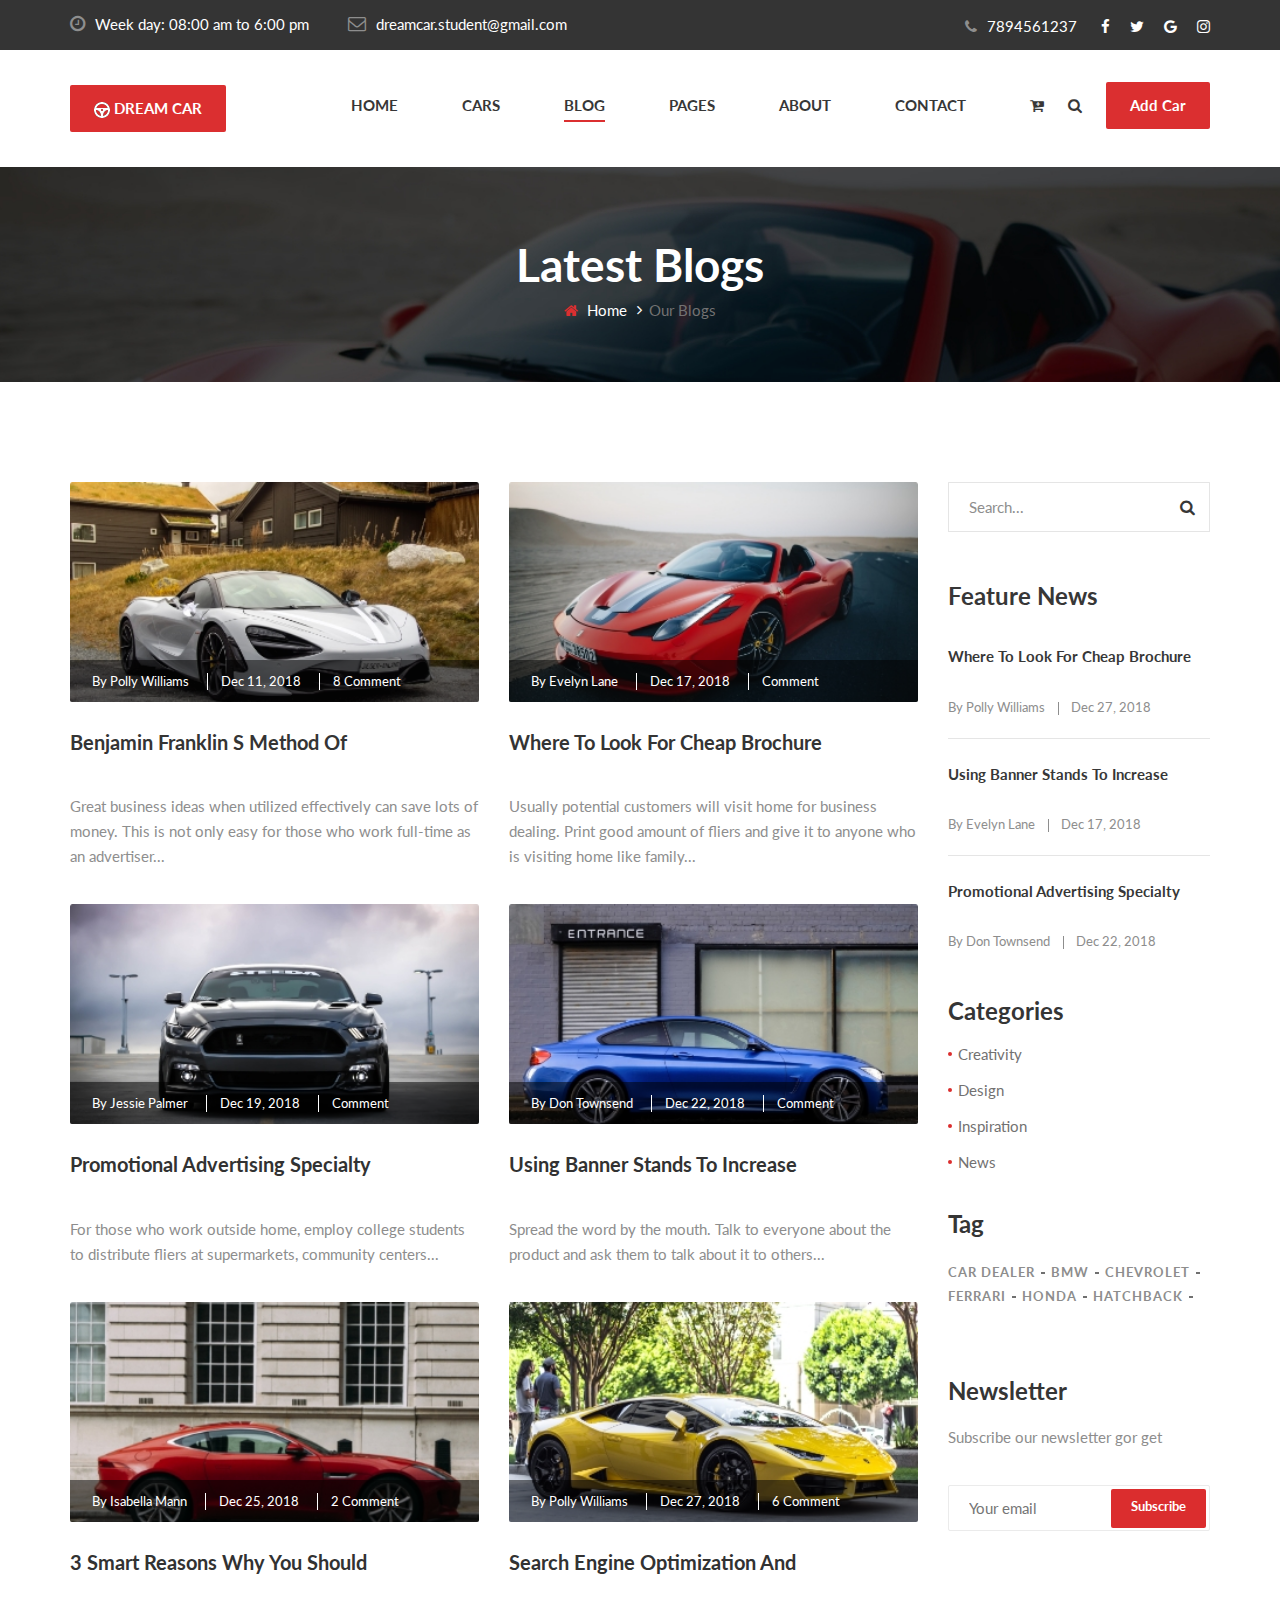
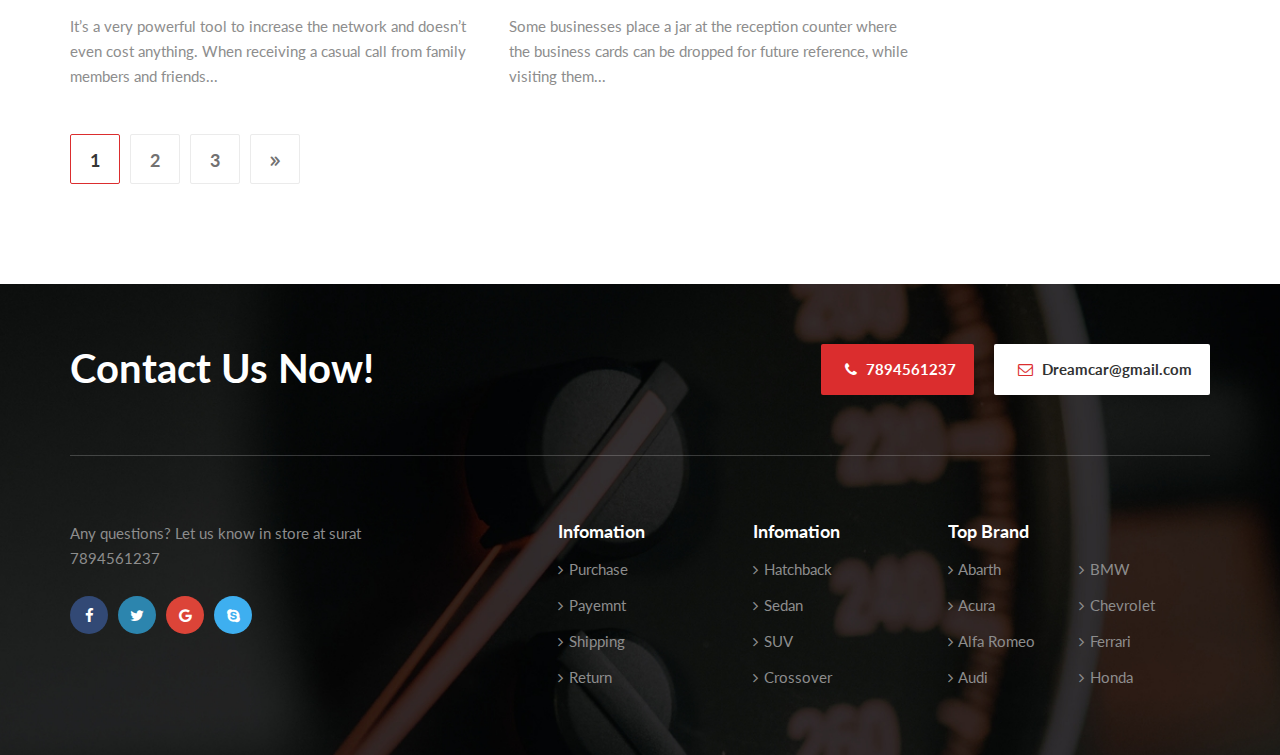
<file: Full Stack/DREAM CAR/blog.html>
<!DOCTYPE html>
<html>

<head>
    <meta charset="UTF-8">
    <meta name="description" content="HVAC Template">
    <meta name="keywords" content="HVAC, unica, creative, html">
    <meta name="viewport" content="width=device-width, initial-scale=1.0">
    <meta http-equiv="X-UA-Compatible" content="ie=edge">

    <!-- Google Font -->
    <link href="https://fonts.googleapis.com/css2?family=Lato:wght@300;400;700;900&display=swap" rel="stylesheet">

    <!-- Css Styles -->
    <link rel="stylesheet" href="css/bootstrap.min.css" type="text/css">
    <link rel="stylesheet" href="css/font-awesome.min.css" type="text/css">
    <link rel="stylesheet" href="css/elegant-icons.css" type="text/css">
    <link rel="stylesheet" href="css/nice-select.css" type="text/css">
    <link rel="stylesheet" href="css/magnific-popup.css" type="text/css">
    <link rel="stylesheet" href="css/jquery-ui.min.css" type="text/css">
    <link rel="stylesheet" href="css/owl.carousel.min.css" type="text/css">
    <link rel="stylesheet" href="css/slicknav.min.css" type="text/css">
    <link rel="stylesheet" href="css/style.css" type="text/css">
</head>

<body>
    <!-- Page Preloder -->
    <div id="preloder">
        <div class="loader"></div>
    </div>



    <!-- Header Section Begin -->
    <header class="header">
        <div class="header__top">
            <div class="container">
                <div class="row">
                    <div class="col-lg-7">
                        <ul class="header__top__widget">
                            <li><i class="fa fa-clock-o"></i> Week day: 08:00 am to 6:00 pm</li>
                            <li><i class="fa fa-envelope-o"></i> dreamcar.student@gmail.com</li>
                        </ul>
                    </div>
                    <div class="col-lg-5">
                        <div class="header__top__right">
                            <div class="header__top__phone">
                                <i class="fa fa-phone"></i>
                                <span>7894561237</span>
                            </div>
                            <div class="header__top__social">
                                <a href="#"><i class="fa fa-facebook"></i></a>
                                <a href="#"><i class="fa fa-twitter"></i></a>
                                <a href="#"><i class="fa fa-google"></i></a>
                                <a href="#"><i class="fa fa-instagram"></i></a>
                            </div>
                        </div>
                    </div>
                </div>
            </div>
        </div>
        <div class="container">
            <div class="row">
                <div class="col-lg-2">
                    <div class="header__logo">
                        <a href="#" class="primary-btn"><img src="img/wheel.png" alt=""> DREAM CAR</a>
                    </div>
                </div>
                <div class="col-lg-10">
                    <div class="header__nav">
                        <nav class="header__menu">
                            <ul>
                                <li><a href="./index.html">Home</a></li>
                                <li ><a href="./car.html">Cars</a></li>
                                <li class="active"><a href="./blog.html">Blog</a></li>
                                <li><a href="#">Pages</a>
                                    <ul class="dropdown">
                                        <li><a href="./about.html">About Us</a></li>
                                        <li><a href="./car-details.html">Car Details</a></li>
                                        <li><a href="./blog-details.html">Blog Details</a></li>
                                    </ul>
                                </li>
                                <li><a href="./about.html">About</a></li>
                                <li><a href="./contact.html">Contact</a></li>
                            </ul>
                        </nav>
                        <div class="header__nav__widget">
                            <div class="header__nav__widget__btn">
                                <a href="#"><i class="fa fa-cart-plus"></i></a>
                                <a href="#" class="search-switch"><i class="fa fa-search"></i></a>
                            </div>
                            <a href="#" class="primary-btn">Add Car</a>
                        </div>
                    </div>
                </div>
            </div>
            <div class="canvas__open">
                <span class="fa fa-bars"></span>
            </div>
        </div>
    </header>
    <!-- Header Section End -->

    <!-- Breadcrumb End -->
    <div class="breadcrumb-option set-bg" data-setbg="img/breadcrumb-bg.jpg">
        <div class="container">
            <div class="row">
                <div class="col-lg-12 text-center">
                    <div class="breadcrumb__text">
                        <h2>Latest Blogs</h2>
                        <div class="breadcrumb__links">
                            <a href="./index.html"><i class="fa fa-home"></i> Home</a>
                            <span>Our Blogs</span>
                        </div>
                    </div>
                </div>
            </div>
        </div>
    </div>
    <!-- Breadcrumb Begin -->

    <!-- Blog Section Begin -->
    <section class="blog spad">
        <div class="container">
            <div class="row">
                <div class="col-lg-9">
                    <div class="row">
                        <div class="col-lg-6 col-md-6 col-sm-6">
                            <div class="blog__item">
                                <div class="blog__item__pic set-bg" data-setbg="img/blog/blog-1.jpg">
                                    <ul>
                                        <li>By Polly Williams</li>
                                        <li>Dec 11, 2018</li>
                                        <li>8 Comment</li>
                                    </ul>
                                </div>
                                <div class="blog__item__text">
                                    <h5><a href="#">Benjamin Franklin S Method Of</a></h5>
                                    <p>Great business ideas when utilized effectively can save lots of money. This is
                                        not only easy for those who work full-time as an advertiser...</p>
                                </div>
                            </div>
                        </div>
                        <div class="col-lg-6 col-md-6 col-sm-6">
                            <div class="blog__item">
                                <div class="blog__item__pic set-bg" data-setbg="img/blog/blog-2.jpg">
                                    <ul>
                                        <li>By Evelyn Lane</li>
                                        <li>Dec 17, 2018</li>
                                        <li>Comment</li>
                                    </ul>
                                </div>
                                <div class="blog__item__text">
                                    <h5><a href="#">Where To Look For Cheap Brochure</a></h5>
                                    <p>Usually potential customers will visit home for business dealing. Print good
                                        amount of fliers and give it to anyone who is visiting home like family...</p>
                                </div>
                            </div>
                        </div>
                        <div class="col-lg-6 col-md-6 col-sm-6">
                            <div class="blog__item">
                                <div class="blog__item__pic set-bg" data-setbg="img/blog/blog-3.jpg">
                                    <ul>
                                        <li>By Jessie Palmer</li>
                                        <li>Dec 19, 2018</li>
                                        <li>Comment</li>
                                    </ul>
                                </div>
                                <div class="blog__item__text">
                                    <h5><a href="#">Promotional Advertising Specialty</a></h5>
                                    <p>For those who work outside home, employ college students to distribute fliers at
                                        supermarkets, community centers...</p>
                                </div>
                            </div>
                        </div>
                        <div class="col-lg-6 col-md-6 col-sm-6">
                            <div class="blog__item">
                                <div class="blog__item__pic set-bg" data-setbg="img/blog/blog-4.jpg">
                                    <ul>
                                        <li>By Don Townsend</li>
                                        <li>Dec 22, 2018</li>
                                        <li>Comment</li>
                                    </ul>
                                </div>
                                <div class="blog__item__text">
                                    <h5><a href="#">Using Banner Stands To Increase</a></h5>
                                    <p>Spread the word by the mouth. Talk to everyone about the product and ask them to
                                        talk about it to others...</p>
                                </div>
                            </div>
                        </div>
                        <div class="col-lg-6 col-md-6 col-sm-6">
                            <div class="blog__item">
                                <div class="blog__item__pic set-bg" data-setbg="img/blog/blog-5.jpg">
                                    <ul>
                                        <li>By Isabella Mann</li>
                                        <li>Dec 25, 2018</li>
                                        <li>2 Comment</li>
                                    </ul>
                                </div>
                                <div class="blog__item__text">
                                    <h5><a href="#">3 Smart Reasons Why You Should </a></h5>
                                    <p>It’s a very powerful tool to increase the network and doesn’t even cost anything.
                                        When receiving a casual call from family members and friends...</p>
                                </div>
                            </div>
                        </div>
                        <div class="col-lg-6 col-md-6 col-sm-6">
                            <div class="blog__item">
                                <div class="blog__item__pic set-bg" data-setbg="img/blog/blog-6.jpg">
                                    <ul>
                                        <li>By Polly Williams</li>
                                        <li>Dec 27, 2018</li>
                                        <li>6 Comment</li>
                                    </ul>
                                </div>
                                <div class="blog__item__text">
                                    <h5><a href="#">Search Engine Optimization And</a></h5>
                                    <p>Some businesses place a jar at the reception counter where the business cards can
                                        be dropped for future reference, while visiting them...</p>
                                </div>
                            </div>
                        </div>
                    </div>
                    <div class="pagination__option">
                        <a href="#" class="active">1</a>
                        <a href="#">2</a>
                        <a href="#">3</a>
                        <a href="#"><span class="arrow_carrot-2right"></span></a>
                    </div>
                </div>
                <div class="col-lg-3 col-md-6 col-sm-9">
                    <div class="blog__sidebar">
                        <form action="#" class="blog__sidebar__search">
                            <input type="text" placeholder="Search...">
                            <button type="submit"><i class="fa fa-search"></i></button>
                        </form>
                        <div class="blog__sidebar__feature">
                            <h4>Feature News</h4>
                            <div class="blog__sidebar__feature__item">
                                <h6><a href="#">Where To Look For Cheap Brochure</a></h6>
                                <ul>
                                    <li>By Polly Williams</li>
                                    <li>Dec 27, 2018</li>
                                </ul>
                            </div>
                            <div class="blog__sidebar__feature__item">
                                <h6><a href="#">Using Banner Stands To Increase</a></h6>
                                <ul>
                                    <li>By Evelyn Lane</li>
                                    <li>Dec 17, 2018</li>
                                </ul>
                            </div>
                            <div class="blog__sidebar__feature__item">
                                <h6><a href="#">Promotional Advertising Specialty</a></h6>
                                <ul>
                                    <li>By Don Townsend</li>
                                    <li>Dec 22, 2018</li>
                                </ul>
                            </div>
                        </div>
                        <div class="blog__sidebar__categories">
                            <h4>Categories</h4>
                            <ul>
                                <li><a href="#">Creativity</a></li>
                                <li><a href="#">Design</a></li>
                                <li><a href="#">Inspiration</a></li>
                                <li><a href="#">News</a></li>
                            </ul>
                        </div>
                        <div class="blog__sidebar__tag">
                            <h4>Tag</h4>
                            <a href="#">Car Dealer</a>
                            <a href="#">bmw</a>
                            <a href="#">Chevrolet</a>
                            <a href="#">ferrari</a>
                            <a href="#">Honda</a>
                            <a href="#">Hatchback</a>
                        </div>
                        <div class="blog__sidebar__newslatter">
                            <h4>Newsletter</h4>
                            <p>Subscribe our newsletter gor get</p>
                            <form action="#">
                                <input type="text" placeholder="Your email">
                                <button type="submit">Subscribe</button>
                            </form>
                        </div>
                    </div>
                </div>
            </div>
        </div>
    </section>
    <!-- Blog Section End -->

    <!-- Footer Section Begin -->
    <footer class="footer set-bg" data-setbg="img/footer-bg.jpg">
        <div class="container">
            <div class="footer__contact">
                <div class="row">
                    <div class="col-lg-6 col-md-6">
                        <div class="footer__contact__title">
                            <h2>Contact Us Now!</h2>
                        </div>
                    </div>
                    <div class="col-lg-6 col-md-6">
                        <div class="footer__contact__option">
                            <div class="option__item"><i class="fa fa-phone"></i> 7894561237</div>
                            <div class="option__item email"><i class="fa fa-envelope-o"></i> Dreamcar@gmail.com</div>
                        </div>
                    </div>
                </div>
            </div>
            <div class="row">
                <div class="col-lg-4 col-md-4">
                    <div class="footer__about">
                        
                        <p>Any questions? Let us know in store at surat 7894561237</p>
                        <div class="footer__social">
                            <a href="#" class="facebook"><i class="fa fa-facebook"></i></a>
                            <a href="#" class="twitter"><i class="fa fa-twitter"></i></a>
                            <a href="#" class="google"><i class="fa fa-google"></i></a>
                            <a href="#" class="skype"><i class="fa fa-skype"></i></a>
                        </div>
                    </div>
                </div>
                <div class="col-lg-2 offset-lg-1 col-md-3">
                    <div class="footer__widget">
                        <h5>Infomation</h5>
                        <ul>
                            <li><a href="#"><i class="fa fa-angle-right"></i> Purchase</a></li>
                            <li><a href="#"><i class="fa fa-angle-right"></i> Payemnt</a></li>
                            <li><a href="#"><i class="fa fa-angle-right"></i> Shipping</a></li>
                            <li><a href="#"><i class="fa fa-angle-right"></i> Return</a></li>
                        </ul>
                    </div>
                </div>
                <div class="col-lg-2 col-md-3">
                    <div class="footer__widget">
                        <h5>Infomation</h5>
                        <ul>
                            <li><a href="#"><i class="fa fa-angle-right"></i> Hatchback</a></li>
                            <li><a href="#"><i class="fa fa-angle-right"></i> Sedan</a></li>
                            <li><a href="#"><i class="fa fa-angle-right"></i> SUV</a></li>
                            <li><a href="#"><i class="fa fa-angle-right"></i> Crossover</a></li>
                        </ul>
                    </div>
                </div>
                <div class="col-lg-3 col-md-6">
                    <div class="footer__brand">
                        <h5>Top Brand</h5>
                        <ul>
                            <li><a href="#"><i class="fa fa-angle-right"></i> Abarth</a></li>
                            <li><a href="#"><i class="fa fa-angle-right"></i> Acura</a></li>
                            <li><a href="#"><i class="fa fa-angle-right"></i> Alfa Romeo</a></li>
                            <li><a href="#"><i class="fa fa-angle-right"></i> Audi</a></li>
                        </ul>
                        <ul>
                            <li><a href="#"><i class="fa fa-angle-right"></i> BMW</a></li>
                            <li><a href="#"><i class="fa fa-angle-right"></i> Chevrolet</a></li>
                            <li><a href="#"><i class="fa fa-angle-right"></i> Ferrari</a></li>
                            <li><a href="#"><i class="fa fa-angle-right"></i> Honda</a></li>
                        </ul>
                    </div>
                </div>
            </div>
           
    </footer>
    <!-- Footer Section End -->

    <!-- Search Begin -->
    <div class="search-model">
        <div class="h-100 d-flex align-items-center justify-content-center">
            <div class="search-close-switch">+</div>
            <form class="search-model-form">
                <input type="text" id="search-input" placeholder="Search here.....">
            </form>
        </div>
    </div>
    <!-- Search End -->

    <!-- Js Plugins -->
    <script src="js/jquery-3.3.1.min.js"></script>
    <script src="js/bootstrap.min.js"></script>
    <script src="js/jquery.nice-select.min.js"></script>
    <script src="js/jquery-ui.min.js"></script>
    <script src="js/jquery.magnific-popup.min.js"></script>
    <script src="js/mixitup.min.js"></script>
    <script src="js/jquery.slicknav.js"></script>
    <script src="js/owl.carousel.min.js"></script>
    <script src="js/main.js"></script>
</body>

</html>
</file>
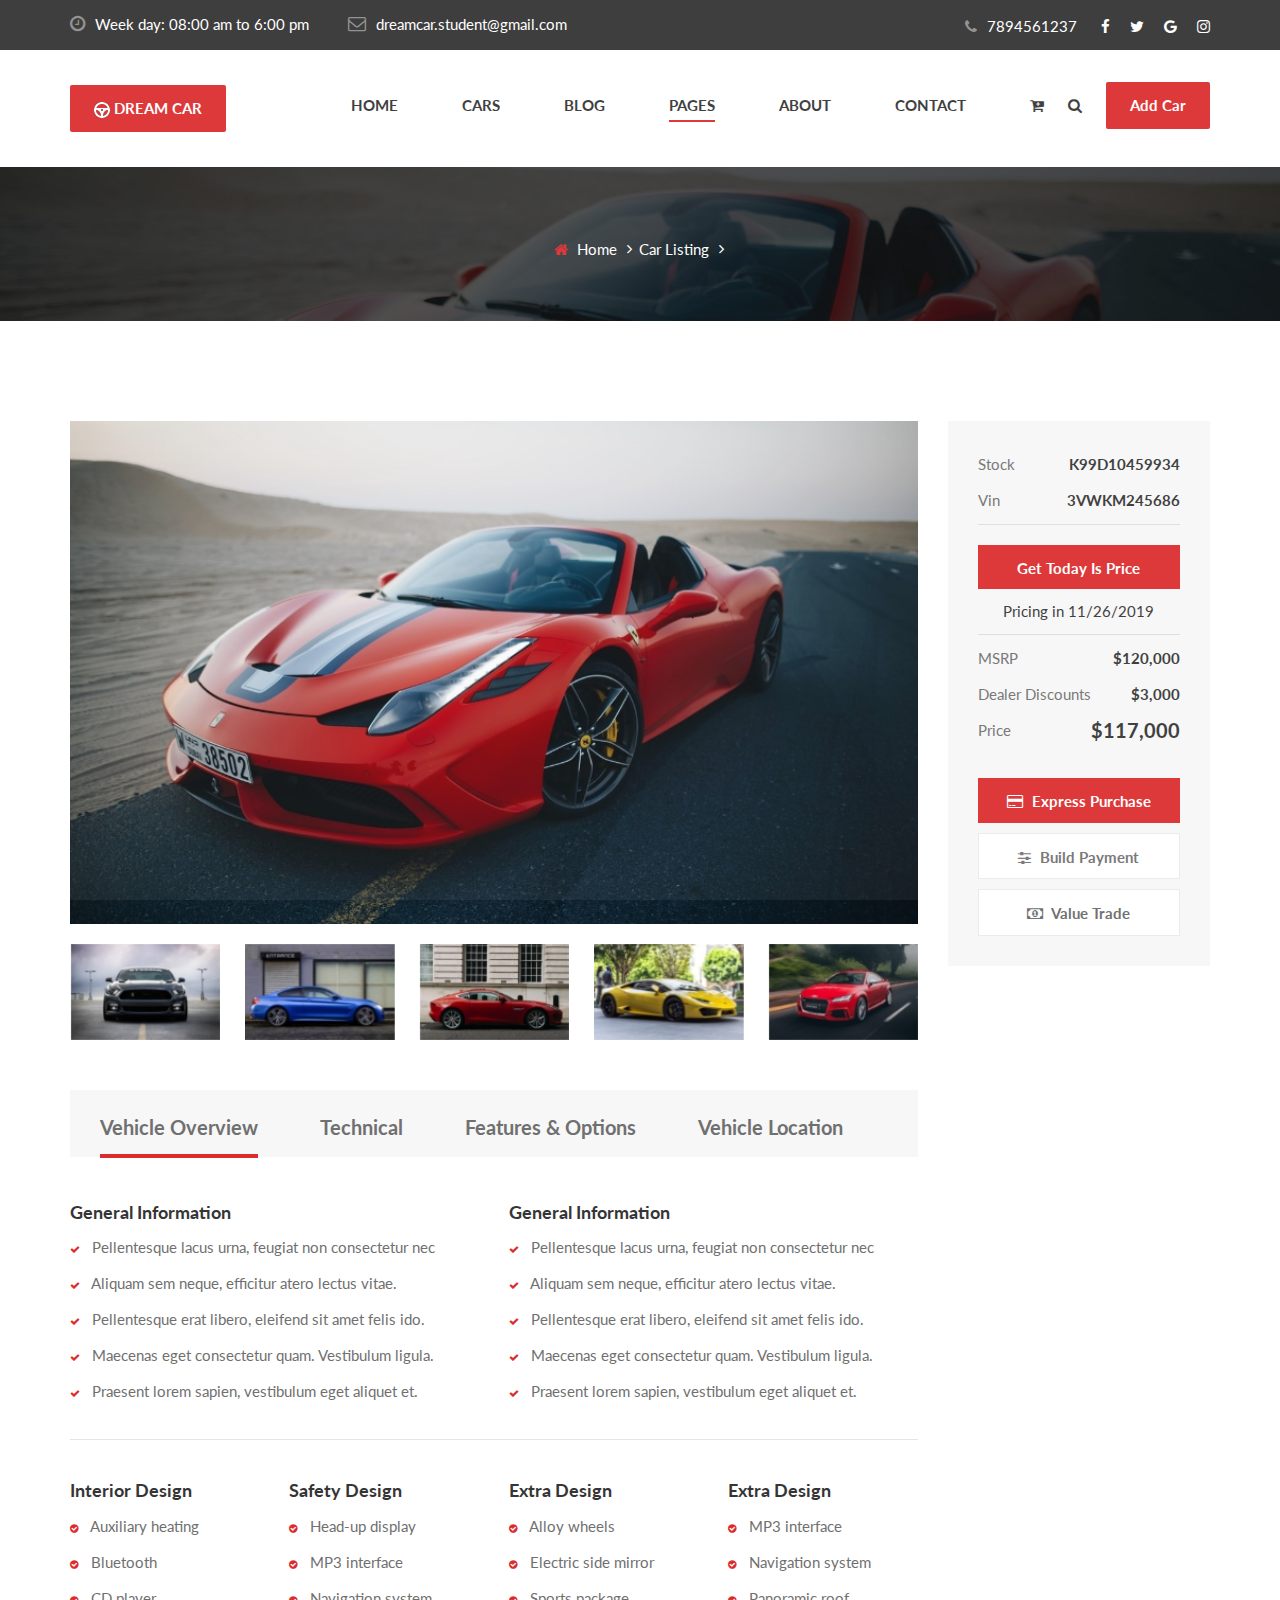
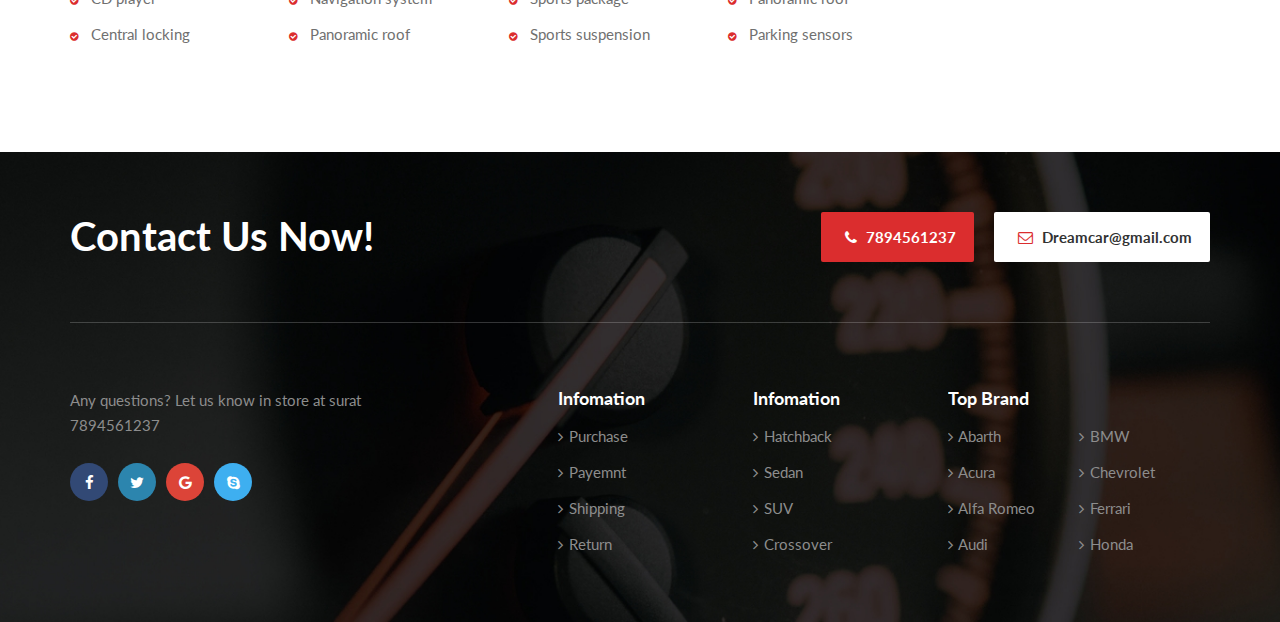
<file: Full Stack/DREAM CAR/car-details.html>
<!DOCTYPE html>
<html>

<head>
    <meta charset="UTF-8">
    <meta name="description" content="HVAC Template">
    <meta name="keywords" content="HVAC, unica, creative, html">
    <meta name="viewport" content="width=device-width, initial-scale=1.0">
    <meta http-equiv="X-UA-Compatible" content="ie=edge">

    <!-- Google Font -->
    <link href="https://fonts.googleapis.com/css2?family=Lato:wght@300;400;700;900&display=swap" rel="stylesheet">

    <!-- Css Styles -->
    <link rel="stylesheet" href="css/bootstrap.min.css" type="text/css">
    <link rel="stylesheet" href="css/font-awesome.min.css" type="text/css">
    <link rel="stylesheet" href="css/elegant-icons.css" type="text/css">
    <link rel="stylesheet" href="css/nice-select.css" type="text/css">
    <link rel="stylesheet" href="css/magnific-popup.css" type="text/css">
    <link rel="stylesheet" href="css/jquery-ui.min.css" type="text/css">
    <link rel="stylesheet" href="css/owl.carousel.min.css" type="text/css">
    <link rel="stylesheet" href="css/slicknav.min.css" type="text/css">
    <link rel="stylesheet" href="css/style.css" type="text/css">
</head>

<body>
    <!-- Page Preloder -->
    <div id="preloder">
        <div class="loader"></div>
    </div>



    <!-- Header Section Begin -->
    <header class="header">
        <div class="header__top">
            <div class="container">
                <div class="row">
                    <div class="col-lg-7">
                        <ul class="header__top__widget">
                            <li><i class="fa fa-clock-o"></i> Week day: 08:00 am to 6:00 pm</li>
                            <li><i class="fa fa-envelope-o"></i> dreamcar.student@gmail.com</li>
                        </ul>
                    </div>
                    <div class="col-lg-5">
                        <div class="header__top__right">
                            <div class="header__top__phone">
                                <i class="fa fa-phone"></i>
                                <span>7894561237</span>
                            </div>
                            <div class="header__top__social">
                                <a href="#"><i class="fa fa-facebook"></i></a>
                                <a href="#"><i class="fa fa-twitter"></i></a>
                                <a href="#"><i class="fa fa-google"></i></a>
                                <a href="#"><i class="fa fa-instagram"></i></a>
                            </div>
                        </div>
                    </div>
                </div>
            </div>
        </div>
        <div class="container">
            <div class="row">
                <div class="col-lg-2">
                    <div class="header__logo">
                        <a href="#" class="primary-btn"><img src="img/wheel.png" alt=""> DREAM CAR</a>
                    </div>
                </div>
                <div class="col-lg-10">
                    <div class="header__nav">
                        <nav class="header__menu">
                            <ul>
                                <li><a href="./index.html">Home</a></li>
                                <li ><a href="./car.html">Cars</a></li>
                                <li><a href="./blog.html">Blog</a></li>
                                <li class="active"><a href="#">Pages</a>
                                    <ul class="dropdown">
                                        <li><a href="./about.html">About Us</a></li>
                                        <li><a href="./car-details.html">Car Details</a></li>
                                        <li><a href="./blog-details.html">Blog Details</a></li>
                                    </ul>
                                </li>
                                <li><a href="./about.html">About</a></li>
                                <li><a href="./contact.html">Contact</a></li>
                            </ul>
                        </nav>
                        <div class="header__nav__widget">
                            <div class="header__nav__widget__btn">
                                <a href="#"><i class="fa fa-cart-plus"></i></a>
                                <a href="#" class="search-switch"><i class="fa fa-search"></i></a>
                            </div>
                            <a href="#" class="primary-btn">Add Car</a>
                        </div>
                    </div>
                </div>
            </div>
            <div class="canvas__open">
                <span class="fa fa-bars"></span>
            </div>
        </div>
    </header>
    <!-- Header Section End -->

    <!-- Breadcrumb End -->
    <div class="breadcrumb-option set-bg" data-setbg="img/breadcrumb-bg.jpg">
        <div class="container">
            <div class="row">
                <div class="col-lg-12 text-center">
                    <div class="breadcrumb__text">
                        
                        <div class="breadcrumb__links">
                            <a href="./index.html"><i class="fa fa-home"></i> Home</a>
                            <a href="#">Car Listing</a>
                         
                        </div>
                    </div>
                </div>
            </div>
        </div>
    </div>
    <!-- Breadcrumb Begin -->

    <!-- Car Details Section Begin -->
    <section class="car-details spad">
        <div class="container">
            <div class="row">
                <div class="col-lg-9">
                    <div class="car__details__pic">
                        <div class="car__details__pic__large">
                            <img class="car-big-img" src="img/cars/details/cd-1.jpg" alt="">
                        </div>
                        <div class="car-thumbs">
                            <div class="car-thumbs-track car__thumb__slider owl-carousel">
                                <div class="ct" data-imgbigurl="img/cars/details/cd-2.jpg"><img
                                        src="img/cars/details/sm-1.jpg" alt=""></div>
                                <div class="ct" data-imgbigurl="img/cars/details/cd-3.jpg"><img
                                        src="img/cars/details/sm-2.jpg" alt=""></div>
                                <div class="ct" data-imgbigurl="img/cars/details/cd-4.jpg"><img
                                        src="img/cars/details/sm-3.jpg" alt=""></div>
                                <div class="ct" data-imgbigurl="img/cars/details/cd-5.jpg"><img
                                        src="img/cars/details/sm-4.jpg" alt=""></div>
                                <div class="ct" data-imgbigurl="img/cars/details/cd-6.jpg"><img
                                        src="img/cars/details/sm-5.jpg" alt=""></div>
                            </div>
                        </div>
                    </div>
                    <div class="car__details__tab">
                        <ul class="nav nav-tabs" role="tablist">
                            <li class="nav-item">
                                <a class="nav-link active" data-toggle="tab" href="#tabs-1" role="tab">Vehicle
                                    Overview</a>
                            </li>
                            <li class="nav-item">
                                <a class="nav-link" data-toggle="tab" href="#tabs-2" role="tab">Technical</a>
                            </li>
                            <li class="nav-item">
                                <a class="nav-link" data-toggle="tab" href="#tabs-3" role="tab">Features & Options</a>
                            </li>
                            <li class="nav-item">
                                <a class="nav-link" data-toggle="tab" href="#tabs-4" role="tab">Vehicle Location</a>
                            </li>
                        </ul>
                        <div class="tab-content">
                            <div class="tab-pane active" id="tabs-1" role="tabpanel">
                                <div class="car__details__tab__info">
                                    <div class="row">
                                        <div class="col-lg-6 col-md-6">
                                            <div class="car__details__tab__info__item">
                                                <h5>General Information</h5>
                                                <ul>
                                                    <li><i class="fa fa-check"></i> Pellentesque lacus urna, feugiat non
                                                        consectetur nec</li>
                                                    <li><i class="fa fa-check"></i> Aliquam sem neque, efficitur atero
                                                        lectus vitae.</li>
                                                    <li><i class="fa fa-check"></i> Pellentesque erat libero, eleifend
                                                        sit amet felis ido.</li>
                                                    <li><i class="fa fa-check"></i> Maecenas eget consectetur quam.
                                                        Vestibulum ligula.</li>
                                                    <li><i class="fa fa-check"></i> Praesent lorem sapien, vestibulum
                                                        eget aliquet et.</li>
                                                </ul>
                                            </div>
                                        </div>
                                        <div class="col-lg-6 col-md-6">
                                            <div class="car__details__tab__info__item">
                                                <h5>General Information</h5>
                                                <ul>
                                                    <li><i class="fa fa-check"></i> Pellentesque lacus urna, feugiat non
                                                        consectetur nec</li>
                                                    <li><i class="fa fa-check"></i> Aliquam sem neque, efficitur atero
                                                        lectus vitae.</li>
                                                    <li><i class="fa fa-check"></i> Pellentesque erat libero, eleifend
                                                        sit amet felis ido.</li>
                                                    <li><i class="fa fa-check"></i> Maecenas eget consectetur quam.
                                                        Vestibulum ligula.</li>
                                                    <li><i class="fa fa-check"></i> Praesent lorem sapien, vestibulum
                                                        eget aliquet et.</li>
                                                </ul>
                                            </div>
                                        </div>
                                    </div>
                                </div>
                                <div class="car__details__tab__feature">
                                    <div class="row">
                                        <div class="col-lg-3 col-md-6 col-sm-6">
                                            <div class="car__details__tab__feature__item">
                                                <h5>Interior Design</h5>
                                                <ul>
                                                    <li><i class="fa fa-check-circle"></i> Auxiliary heating</li>
                                                    <li><i class="fa fa-check-circle"></i> Bluetooth</li>
                                                    <li><i class="fa fa-check-circle"></i> CD player</li>
                                                    <li><i class="fa fa-check-circle"></i> Central locking</li>
                                                </ul>
                                            </div>
                                        </div>
                                        <div class="col-lg-3 col-md-6 col-sm-6">
                                            <div class="car__details__tab__feature__item">
                                                <h5>Safety Design</h5>
                                                <ul>
                                                    <li><i class="fa fa-check-circle"></i> Head-up display</li>
                                                    <li><i class="fa fa-check-circle"></i> MP3 interface</li>
                                                    <li><i class="fa fa-check-circle"></i> Navigation system</li>
                                                    <li><i class="fa fa-check-circle"></i> Panoramic roof</li>
                                                </ul>
                                            </div>
                                        </div>
                                        <div class="col-lg-3 col-md-6 col-sm-6">
                                            <div class="car__details__tab__feature__item">
                                                <h5>Extra Design</h5>
                                                <ul>
                                                    <li><i class="fa fa-check-circle"></i> Alloy wheels</li>
                                                    <li><i class="fa fa-check-circle"></i> Electric side mirror</li>
                                                    <li><i class="fa fa-check-circle"></i> Sports package</li>
                                                    <li><i class="fa fa-check-circle"></i> Sports suspension</li>
                                                </ul>
                                            </div>
                                        </div>
                                        <div class="col-lg-3 col-md-6 col-sm-6">
                                            <div class="car__details__tab__feature__item">
                                                <h5>Extra Design</h5>
                                                <ul>
                                                    <li><i class="fa fa-check-circle"></i> MP3 interface</li>
                                                    <li><i class="fa fa-check-circle"></i> Navigation system</li>
                                                    <li><i class="fa fa-check-circle"></i> Panoramic roof</li>
                                                    <li><i class="fa fa-check-circle"></i> Parking sensors</li>
                                                </ul>
                                            </div>
                                        </div>
                                    </div>
                                </div>
                            </div>
                            <div class="tab-pane" id="tabs-2" role="tabpanel">
                                <div class="car__details__tab__info">
                                    <div class="row">
                                        <div class="col-lg-6 col-md-6">
                                            <div class="car__details__tab__info__item">
                                                <h5>General Information2</h5>
                                                <ul>
                                                    <li><i class="fa fa-check"></i> Pellentesque lacus urna, feugiat non
                                                        consectetur nec</li>
                                                    <li><i class="fa fa-check"></i> Aliquam sem neque, efficitur atero
                                                        lectus vitae.</li>
                                                    <li><i class="fa fa-check"></i> Pellentesque erat libero, eleifend
                                                        sit amet felis ido.</li>
                                                    <li><i class="fa fa-check"></i> Maecenas eget consectetur quam.
                                                        Vestibulum ligula.</li>
                                                    <li><i class="fa fa-check"></i> Praesent lorem sapien, vestibulum
                                                        eget aliquet et.</li>
                                                </ul>
                                            </div>
                                        </div>
                                        <div class="col-lg-6 col-md-6">
                                            <div class="car__details__tab__info__item">
                                                <h5>General Information</h5>
                                                <ul>
                                                    <li><i class="fa fa-check"></i> Pellentesque lacus urna, feugiat non
                                                        consectetur nec</li>
                                                    <li><i class="fa fa-check"></i> Aliquam sem neque, efficitur atero
                                                        lectus vitae.</li>
                                                    <li><i class="fa fa-check"></i> Pellentesque erat libero, eleifend
                                                        sit amet felis ido.</li>
                                                    <li><i class="fa fa-check"></i> Maecenas eget consectetur quam.
                                                        Vestibulum ligula.</li>
                                                    <li><i class="fa fa-check"></i> Praesent lorem sapien, vestibulum
                                                        eget aliquet et.</li>
                                                </ul>
                                            </div>
                                        </div>
                                    </div>
                                </div>
                                <div class="car__details__tab__feature">
                                    <div class="row">
                                        <div class="col-lg-3 col-md-6 col-sm-6">
                                            <div class="car__details__tab__feature__item">
                                                <h5>Interior Design</h5>
                                                <ul>
                                                    <li><i class="fa fa-check-circle"></i> Auxiliary heating</li>
                                                    <li><i class="fa fa-check-circle"></i> Bluetooth</li>
                                                    <li><i class="fa fa-check-circle"></i> CD player</li>
                                                    <li><i class="fa fa-check-circle"></i> Central locking</li>
                                                </ul>
                                            </div>
                                        </div>
                                        <div class="col-lg-3 col-md-6 col-sm-6">
                                            <div class="car__details__tab__feature__item">
                                                <h5>Safety Design</h5>
                                                <ul>
                                                    <li><i class="fa fa-check-circle"></i> Head-up display</li>
                                                    <li><i class="fa fa-check-circle"></i> MP3 interface</li>
                                                    <li><i class="fa fa-check-circle"></i> Navigation system</li>
                                                    <li><i class="fa fa-check-circle"></i> Panoramic roof</li>
                                                </ul>
                                            </div>
                                        </div>
                                        <div class="col-lg-3 col-md-6 col-sm-6">
                                            <div class="car__details__tab__feature__item">
                                                <h5>Extra Design</h5>
                                                <ul>
                                                    <li><i class="fa fa-check-circle"></i> Alloy wheels</li>
                                                    <li><i class="fa fa-check-circle"></i> Electric side mirror</li>
                                                    <li><i class="fa fa-check-circle"></i> Sports package</li>
                                                    <li><i class="fa fa-check-circle"></i> Sports suspension</li>
                                                </ul>
                                            </div>
                                        </div>
                                        <div class="col-lg-3 col-md-6 col-sm-6">
                                            <div class="car__details__tab__feature__item">
                                                <h5>Extra Design</h5>
                                                <ul>
                                                    <li><i class="fa fa-check-circle"></i> MP3 interface</li>
                                                    <li><i class="fa fa-check-circle"></i> Navigation system</li>
                                                    <li><i class="fa fa-check-circle"></i> Panoramic roof</li>
                                                    <li><i class="fa fa-check-circle"></i> Parking sensors</li>
                                                </ul>
                                            </div>
                                        </div>
                                    </div>
                                </div>
                            </div>
                            <div class="tab-pane" id="tabs-3" role="tabpanel">
                                <div class="car__details__tab__info">
                                    <div class="row">
                                        <div class="col-lg-6 col-md-6">
                                            <div class="car__details__tab__info__item">
                                                <h5>General Information3</h5>
                                                <ul>
                                                    <li><i class="fa fa-check"></i> Pellentesque lacus urna, feugiat non
                                                        consectetur nec</li>
                                                    <li><i class="fa fa-check"></i> Aliquam sem neque, efficitur atero
                                                        lectus vitae.</li>
                                                    <li><i class="fa fa-check"></i> Pellentesque erat libero, eleifend
                                                        sit amet felis ido.</li>
                                                    <li><i class="fa fa-check"></i> Maecenas eget consectetur quam.
                                                        Vestibulum ligula.</li>
                                                    <li><i class="fa fa-check"></i> Praesent lorem sapien, vestibulum
                                                        eget aliquet et.</li>
                                                </ul>
                                            </div>
                                        </div>
                                        <div class="col-lg-6 col-md-6">
                                            <div class="car__details__tab__info__item">
                                                <h5>General Information</h5>
                                                <ul>
                                                    <li><i class="fa fa-check"></i> Pellentesque lacus urna, feugiat non
                                                        consectetur nec</li>
                                                    <li><i class="fa fa-check"></i> Aliquam sem neque, efficitur atero
                                                        lectus vitae.</li>
                                                    <li><i class="fa fa-check"></i> Pellentesque erat libero, eleifend
                                                        sit amet felis ido.</li>
                                                    <li><i class="fa fa-check"></i> Maecenas eget consectetur quam.
                                                        Vestibulum ligula.</li>
                                                    <li><i class="fa fa-check"></i> Praesent lorem sapien, vestibulum
                                                        eget aliquet et.</li>
                                                </ul>
                                            </div>
                                        </div>
                                    </div>
                                </div>
                                <div class="car__details__tab__feature">
                                    <div class="row">
                                        <div class="col-lg-3 col-md-6 col-sm-6">
                                            <div class="car__details__tab__feature__item">
                                                <h5>Interior Design</h5>
                                                <ul>
                                                    <li><i class="fa fa-check-circle"></i> Auxiliary heating</li>
                                                    <li><i class="fa fa-check-circle"></i> Bluetooth</li>
                                                    <li><i class="fa fa-check-circle"></i> CD player</li>
                                                    <li><i class="fa fa-check-circle"></i> Central locking</li>
                                                </ul>
                                            </div>
                                        </div>
                                        <div class="col-lg-3 col-md-6 col-sm-6">
                                            <div class="car__details__tab__feature__item">
                                                <h5>Safety Design</h5>
                                                <ul>
                                                    <li><i class="fa fa-check-circle"></i> Head-up display</li>
                                                    <li><i class="fa fa-check-circle"></i> MP3 interface</li>
                                                    <li><i class="fa fa-check-circle"></i> Navigation system</li>
                                                    <li><i class="fa fa-check-circle"></i> Panoramic roof</li>
                                                </ul>
                                            </div>
                                        </div>
                                        <div class="col-lg-3 col-md-6 col-sm-6">
                                            <div class="car__details__tab__feature__item">
                                                <h5>Extra Design</h5>
                                                <ul>
                                                    <li><i class="fa fa-check-circle"></i> Alloy wheels</li>
                                                    <li><i class="fa fa-check-circle"></i> Electric side mirror</li>
                                                    <li><i class="fa fa-check-circle"></i> Sports package</li>
                                                    <li><i class="fa fa-check-circle"></i> Sports suspension</li>
                                                </ul>
                                            </div>
                                        </div>
                                        <div class="col-lg-3 col-md-6 col-sm-6">
                                            <div class="car__details__tab__feature__item">
                                                <h5>Extra Design</h5>
                                                <ul>
                                                    <li><i class="fa fa-check-circle"></i> MP3 interface</li>
                                                    <li><i class="fa fa-check-circle"></i> Navigation system</li>
                                                    <li><i class="fa fa-check-circle"></i> Panoramic roof</li>
                                                    <li><i class="fa fa-check-circle"></i> Parking sensors</li>
                                                </ul>
                                            </div>
                                        </div>
                                    </div>
                                </div>
                            </div>
                            <div class="tab-pane" id="tabs-4" role="tabpanel">
                                <div class="car__details__tab__info">
                                    <div class="row">
                                        <div class="col-lg-6 col-md-6">
                                            <div class="car__details__tab__info__item">
                                                <h5>General Information4</h5>
                                                <ul>
                                                    <li><i class="fa fa-check"></i> Pellentesque lacus urna, feugiat non
                                                        consectetur nec</li>
                                                    <li><i class="fa fa-check"></i> Aliquam sem neque, efficitur atero
                                                        lectus vitae.</li>
                                                    <li><i class="fa fa-check"></i> Pellentesque erat libero, eleifend
                                                        sit amet felis ido.</li>
                                                    <li><i class="fa fa-check"></i> Maecenas eget consectetur quam.
                                                        Vestibulum ligula.</li>
                                                    <li><i class="fa fa-check"></i> Praesent lorem sapien, vestibulum
                                                        eget aliquet et.</li>
                                                </ul>
                                            </div>
                                        </div>
                                        <div class="col-lg-6 col-md-6">
                                            <div class="car__details__tab__info__item">
                                                <h5>General Information</h5>
                                                <ul>
                                                    <li><i class="fa fa-check"></i> Pellentesque lacus urna, feugiat non
                                                        consectetur nec</li>
                                                    <li><i class="fa fa-check"></i> Aliquam sem neque, efficitur atero
                                                        lectus vitae.</li>
                                                    <li><i class="fa fa-check"></i> Pellentesque erat libero, eleifend
                                                        sit amet felis ido.</li>
                                                    <li><i class="fa fa-check"></i> Maecenas eget consectetur quam.
                                                        Vestibulum ligula.</li>
                                                    <li><i class="fa fa-check"></i> Praesent lorem sapien, vestibulum
                                                        eget aliquet et.</li>
                                                </ul>
                                            </div>
                                        </div>
                                    </div>
                                </div>
                                <div class="car__details__tab__feature">
                                    <div class="row">
                                        <div class="col-lg-3 col-md-6 col-sm-6">
                                            <div class="car__details__tab__feature__item">
                                                <h5>Interior Design</h5>
                                                <ul>
                                                    <li><i class="fa fa-check-circle"></i> Auxiliary heating</li>
                                                    <li><i class="fa fa-check-circle"></i> Bluetooth</li>
                                                    <li><i class="fa fa-check-circle"></i> CD player</li>
                                                    <li><i class="fa fa-check-circle"></i> Central locking</li>
                                                </ul>
                                            </div>
                                        </div>
                                        <div class="col-lg-3 col-md-6 col-sm-6">
                                            <div class="car__details__tab__feature__item">
                                                <h5>Safety Design</h5>
                                                <ul>
                                                    <li><i class="fa fa-check-circle"></i> Head-up display</li>
                                                    <li><i class="fa fa-check-circle"></i> MP3 interface</li>
                                                    <li><i class="fa fa-check-circle"></i> Navigation system</li>
                                                    <li><i class="fa fa-check-circle"></i> Panoramic roof</li>
                                                </ul>
                                            </div>
                                        </div>
                                        <div class="col-lg-3 col-md-6 col-sm-6">
                                            <div class="car__details__tab__feature__item">
                                                <h5>Extra Design</h5>
                                                <ul>
                                                    <li><i class="fa fa-check-circle"></i> Alloy wheels</li>
                                                    <li><i class="fa fa-check-circle"></i> Electric side mirror</li>
                                                    <li><i class="fa fa-check-circle"></i> Sports package</li>
                                                    <li><i class="fa fa-check-circle"></i> Sports suspension</li>
                                                </ul>
                                            </div>
                                        </div>
                                        <div class="col-lg-3 col-md-6 col-sm-6">
                                            <div class="car__details__tab__feature__item">
                                                <h5>Extra Design</h5>
                                                <ul>
                                                    <li><i class="fa fa-check-circle"></i> MP3 interface</li>
                                                    <li><i class="fa fa-check-circle"></i> Navigation system</li>
                                                    <li><i class="fa fa-check-circle"></i> Panoramic roof</li>
                                                    <li><i class="fa fa-check-circle"></i> Parking sensors</li>
                                                </ul>
                                            </div>
                                        </div>
                                    </div>
                                </div>
                            </div>
                        </div>
                    </div>
                </div>
                <div class="col-lg-3">
                    <div class="car__details__sidebar">
                        <div class="car__details__sidebar__model">
                            <ul>
                                <li>Stock <span>K99D10459934</span></li>
                                <li>Vin <span>3VWKM245686</span></li>
                            </ul>
                            <a href="#" class="primary-btn">Get Today Is Price</a>
                            <p>Pricing in 11/26/2019</p>
                        </div>
                        <div class="car__details__sidebar__payment">
                            <ul>
                                <li>MSRP <span>$120,000</span></li>
                                <li>Dealer Discounts <span>$3,000</span></li>
                                <li>Price <span>$117,000</span></li>
                            </ul>
                            <a href="#" class="primary-btn"><i class="fa fa-credit-card"></i> Express Purchase</a>
                            <a href="#" class="primary-btn sidebar-btn"><i class="fa fa-sliders"></i> Build Payment</a>
                            <a href="#" class="primary-btn sidebar-btn"><i class="fa fa-money"></i> Value Trade</a>
                        </div>
                    </div>
                </div>
            </div>
        </div>
    </section>
    <!-- Car Details Section End -->

       <!-- Footer Section Begin -->
       <footer class="footer set-bg" data-setbg="img/footer-bg.jpg">
        <div class="container">
            <div class="footer__contact">
                <div class="row">
                    <div class="col-lg-6 col-md-6">
                        <div class="footer__contact__title">
                            <h2>Contact Us Now!</h2>
                        </div>
                    </div>
                    <div class="col-lg-6 col-md-6">
                        <div class="footer__contact__option">
                            <div class="option__item"><i class="fa fa-phone"></i> 7894561237</div>
                            <div class="option__item email"><i class="fa fa-envelope-o"></i> Dreamcar@gmail.com</div>
                        </div>
                    </div>
                </div>
            </div>
            <div class="row">
                <div class="col-lg-4 col-md-4">
                    <div class="footer__about">
                        
                        <p>Any questions? Let us know in store at surat 7894561237</p>
                        <div class="footer__social">
                            <a href="#" class="facebook"><i class="fa fa-facebook"></i></a>
                            <a href="#" class="twitter"><i class="fa fa-twitter"></i></a>
                            <a href="#" class="google"><i class="fa fa-google"></i></a>
                            <a href="#" class="skype"><i class="fa fa-skype"></i></a>
                        </div>
                    </div>
                </div>
                <div class="col-lg-2 offset-lg-1 col-md-3">
                    <div class="footer__widget">
                        <h5>Infomation</h5>
                        <ul>
                            <li><a href="#"><i class="fa fa-angle-right"></i> Purchase</a></li>
                            <li><a href="#"><i class="fa fa-angle-right"></i> Payemnt</a></li>
                            <li><a href="#"><i class="fa fa-angle-right"></i> Shipping</a></li>
                            <li><a href="#"><i class="fa fa-angle-right"></i> Return</a></li>
                        </ul>
                    </div>
                </div>
                <div class="col-lg-2 col-md-3">
                    <div class="footer__widget">
                        <h5>Infomation</h5>
                        <ul>
                            <li><a href="#"><i class="fa fa-angle-right"></i> Hatchback</a></li>
                            <li><a href="#"><i class="fa fa-angle-right"></i> Sedan</a></li>
                            <li><a href="#"><i class="fa fa-angle-right"></i> SUV</a></li>
                            <li><a href="#"><i class="fa fa-angle-right"></i> Crossover</a></li>
                        </ul>
                    </div>
                </div>
                <div class="col-lg-3 col-md-6">
                    <div class="footer__brand">
                        <h5>Top Brand</h5>
                        <ul>
                            <li><a href="#"><i class="fa fa-angle-right"></i> Abarth</a></li>
                            <li><a href="#"><i class="fa fa-angle-right"></i> Acura</a></li>
                            <li><a href="#"><i class="fa fa-angle-right"></i> Alfa Romeo</a></li>
                            <li><a href="#"><i class="fa fa-angle-right"></i> Audi</a></li>
                        </ul>
                        <ul>
                            <li><a href="#"><i class="fa fa-angle-right"></i> BMW</a></li>
                            <li><a href="#"><i class="fa fa-angle-right"></i> Chevrolet</a></li>
                            <li><a href="#"><i class="fa fa-angle-right"></i> Ferrari</a></li>
                            <li><a href="#"><i class="fa fa-angle-right"></i> Honda</a></li>
                        </ul>
                    </div>
                </div>
            </div>
           
    </footer>
    <!-- Footer Section End -->

    <!-- Search Begin -->
    <div class="search-model">
        <div class="h-100 d-flex align-items-center justify-content-center">
            <div class="search-close-switch">+</div>
            <form class="search-model-form">
                <input type="text" id="search-input" placeholder="Search here.....">
            </form>
        </div>
    </div>
    <!-- Search End -->

    <!-- Js Plugins -->
    <script src="js/jquery-3.3.1.min.js"></script>
    <script src="js/bootstrap.min.js"></script>
    <script src="js/jquery.nice-select.min.js"></script>
    <script src="js/jquery-ui.min.js"></script>
    <script src="js/jquery.magnific-popup.min.js"></script>
    <script src="js/mixitup.min.js"></script>
    <script src="js/jquery.slicknav.js"></script>
    <script src="js/owl.carousel.min.js"></script>
    <script src="js/main.js"></script>
</body>

</html>
</file>
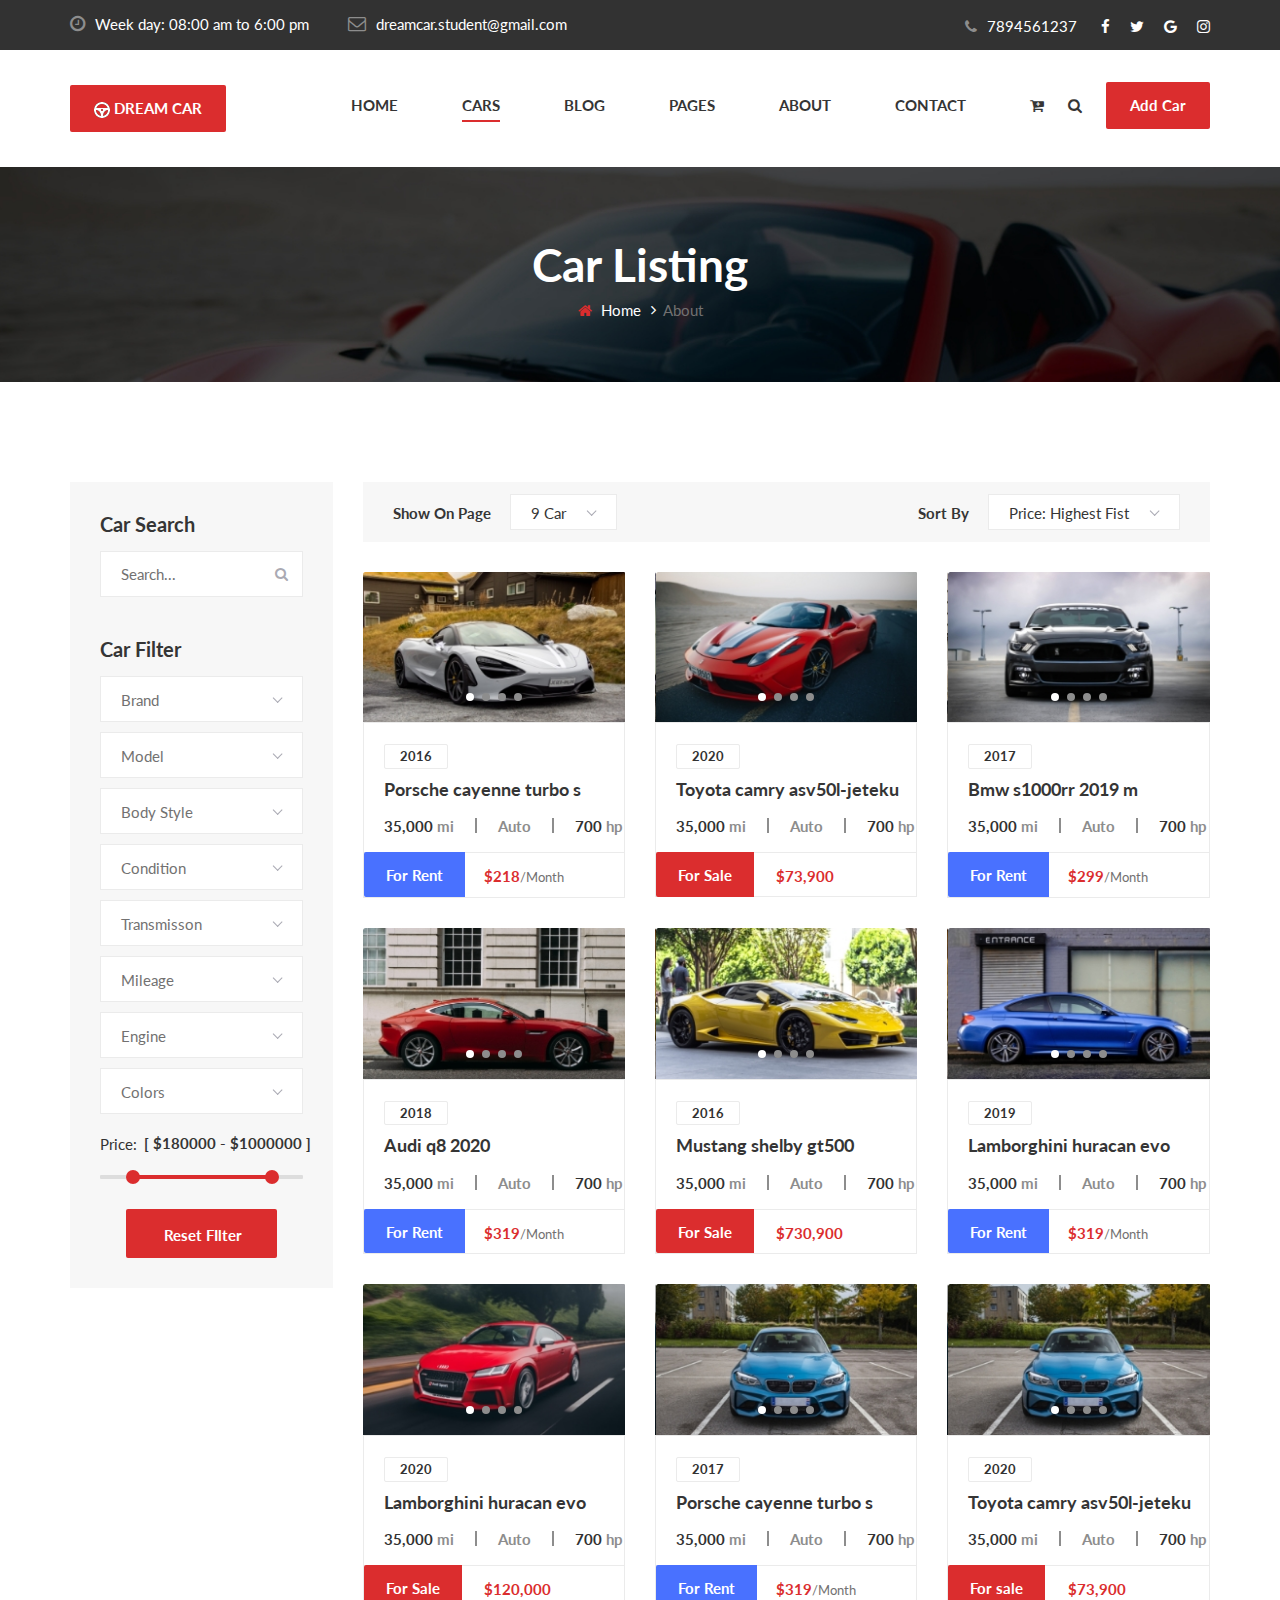
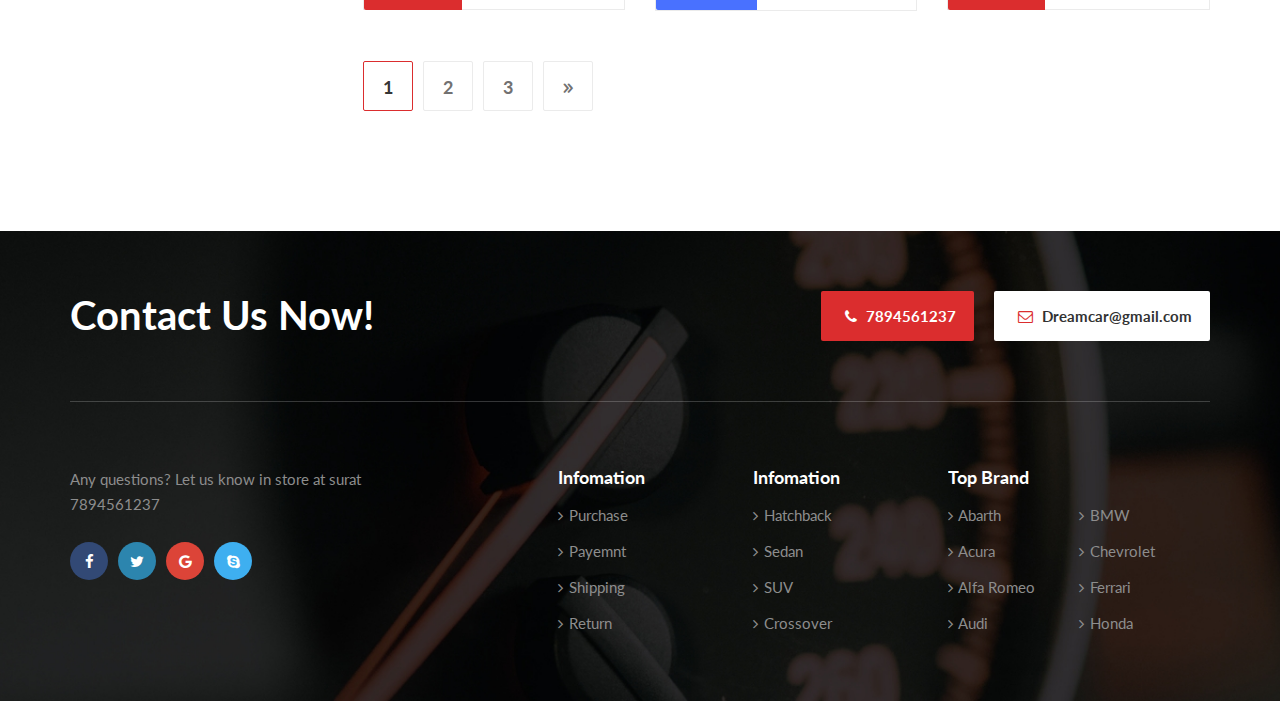
<file: Full Stack/DREAM CAR/car.html>
<!DOCTYPE html>
<html>

<head>
    <meta charset="UTF-8">
    <meta name="description" content="HVAC Template">
    <meta name="keywords" content="HVAC, unica, creative, html">
    <meta name="viewport" content="width=device-width, initial-scale=1.0">
    <meta http-equiv="X-UA-Compatible" content="ie=edge">

    <!-- Google Font -->
    <link href="https://fonts.googleapis.com/css2?family=Lato:wght@300;400;700;900&display=swap" rel="stylesheet">

    <!-- Css Styles -->
    <link rel="stylesheet" href="css/bootstrap.min.css" type="text/css">
    <link rel="stylesheet" href="css/font-awesome.min.css" type="text/css">
    <link rel="stylesheet" href="css/elegant-icons.css" type="text/css">
    <link rel="stylesheet" href="css/nice-select.css" type="text/css">
    <link rel="stylesheet" href="css/magnific-popup.css" type="text/css">
    <link rel="stylesheet" href="css/jquery-ui.min.css" type="text/css">
    <link rel="stylesheet" href="css/owl.carousel.min.css" type="text/css">
    <link rel="stylesheet" href="css/slicknav.min.css" type="text/css">
    <link rel="stylesheet" href="css/style.css" type="text/css">
</head>

<body>
    <!-- Page Preloder -->
    <div id="preloder">
        <div class="loader"></div>
    </div>



    <!-- Header Section Begin -->
    <header class="header">
        <div class="header__top">
            <div class="container">
                <div class="row">
                    <div class="col-lg-7">
                        <ul class="header__top__widget">
                            <li><i class="fa fa-clock-o"></i> Week day: 08:00 am to 6:00 pm</li>
                            <li><i class="fa fa-envelope-o"></i> dreamcar.student@gmail.com</li>
                        </ul>
                    </div>
                    <div class="col-lg-5">
                        <div class="header__top__right">
                            <div class="header__top__phone">
                                <i class="fa fa-phone"></i>
                                <span>7894561237</span>
                            </div>
                            <div class="header__top__social">
                                <a href="#"><i class="fa fa-facebook"></i></a>
                                <a href="#"><i class="fa fa-twitter"></i></a>
                                <a href="#"><i class="fa fa-google"></i></a>
                                <a href="#"><i class="fa fa-instagram"></i></a>
                            </div>
                        </div>
                    </div>
                </div>
            </div>
        </div>
        <div class="container">
            <div class="row">
                <div class="col-lg-2">
                    <div class="header__logo">
                        <a href="#" class="primary-btn"><img src="img/wheel.png" alt=""> DREAM CAR</a>
                    </div>
                </div>
                <div class="col-lg-10">
                    <div class="header__nav">
                        <nav class="header__menu">
                            <ul>
                                <li><a href="./index.html">Home</a></li>
                                <li class="active"><a href="./car.html">Cars</a></li>
                                <li><a href="./blog.html">Blog</a></li>
                                <li><a href="#">Pages</a>
                                    <ul class="dropdown">
                                        <li><a href="./about.html">About Us</a></li>
                                        <li><a href="./car-details.html">Car Details</a></li>
                                        <li><a href="./blog-details.html">Blog Details</a></li>
                                    </ul>
                                </li>
                                <li><a href="./about.html">About</a></li>
                                <li><a href="./contact.html">Contact</a></li>
                            </ul>
                        </nav>
                        <div class="header__nav__widget">
                            <div class="header__nav__widget__btn">
                                <a href="#"><i class="fa fa-cart-plus"></i></a>
                                <a href="#" class="search-switch"><i class="fa fa-search"></i></a>
                            </div>
                            <a href="#" class="primary-btn">Add Car</a>
                        </div>
                    </div>
                </div>
            </div>
            <div class="canvas__open">
                <span class="fa fa-bars"></span>
            </div>
        </div>
    </header>
    <!-- Header Section End -->

    <!-- Breadcrumb End -->
    <div class="breadcrumb-option set-bg" data-setbg="img/breadcrumb-bg.jpg">
        <div class="container">
            <div class="row">
                <div class="col-lg-12 text-center">
                    <div class="breadcrumb__text">
                        <h2>Car Listing</h2>
                        <div class="breadcrumb__links">
                            <a href="./index.html"><i class="fa fa-home"></i> Home</a>
                            <span>About</span>
                        </div>
                    </div>
                </div>
            </div>
        </div>
    </div>
    <!-- Breadcrumb Begin -->

    <!-- Car Section Begin -->
    <section class="car spad">
        <div class="container">
            <div class="row">
                <div class="col-lg-3">
                    <div class="car__sidebar">
                        <div class="car__search">
                            <h5>Car Search</h5>
                            <form action="#">
                                <input type="text" placeholder="Search...">
                                <button type="submit"><i class="fa fa-search"></i></button>
                            </form>
                        </div>
                        <div class="car__filter">
                            <h5>Car Filter</h5>
                            <form action="#">
                                <select>
                                    <option data-display="Brand">Select Brand</option>
                                    <option value="">Acura</option>
                                    <option value="">Audi</option>
                                    <option value="">Bentley</option>
                                    <<option value="">BMW</option>
                                    <option value="">Bugatti</option>
                                </select>
                                <select>
                                    <option data-display="Model">Select Model</option>
                                    <option value="">Q3</option>
                                    <option value="">A4 </option>
                                    <option value="">AVENTADOR</option>
                                </select>
                                <select>
                                    <option value="">Body Style</option>
                                    <option value="">Option 1</option>
                                    <option value="">Option 2</option>
                                </select>
                                <select>
                                    <option value="">Condition</option>
                                    <option value="">First Hand</option>
                                    <option value="">Second Hand</option>
                                </select>
                                <select>
                                    <option value="">Transmisson</option>
                                    <option value="">Bluetooth</option>
                                    <option value="">WiFi</option>
                                </select>
                                <select>
                                    <option value="">Mileage</option>
                                    <option value="">27</option>
                                    <option value="">20</option>
                                    <option value="">15</option>
                                    <option value="">10</option>
                                </select>
                                <select>
                                    <option value="">Engine</option>
                                    <option value="">BS3</option>
                                    <option value="">BS4</option>
                                    <option value="">BS5</option>
                                    <option value="">BS6</option>
                                </select>
                                <select>
                                    <option value="">Colors</option>
                                    <option value="">Red</option>
                                    <option value="">Blue</option>
                                    <option value="">Black</option>
                                    <option value="">Yellow</option>
                                </select>
                                <div class="filter-price">
                                    <p>Price:</p>
                                    <div class="price-range-wrap">
                                        <div class="filter-price-range"></div>
                                        <div class="range-slider">
                                            <div class="price-input">
                                                <input type="text" id="filterAmount">
                                            </div>
                                        </div>
                                    </div>
                                </div>
                                <div class="car__filter__btn">
                                    <button type="submit" class="site-btn">Reset FIlter</button>
                                </div>
                            </form>
                        </div>
                    </div>
                </div>
                <div class="col-lg-9">
                    <div class="car__filter__option">
                        <div class="row">
                            <div class="col-lg-6 col-md-6">
                                <div class="car__filter__option__item">
                                    <h6>Show On Page</h6>
                                    <select>
                                        <option value="">9 Car</option>
                                        <option value="">15 Car</option>
                                        <option value="">20 Car</option>
                                    </select>
                                </div>
                            </div>
                            <div class="col-lg-6 col-md-6">
                                <div class="car__filter__option__item car__filter__option__item--right">
                                    <h6>Sort By</h6>
                                    <select>
                                        <option value="">Price: Highest Fist</option>
                                        <option value="">Price: Lowest Fist</option>
                                    </select>
                                </div>
                            </div>
                        </div>
                    </div>
                    <div class="row">
                        <div class="col-lg-4 col-md-4">
                            <div class="car__item">
                                <div class="car__item__pic__slider owl-carousel">
                                    <img src="img/cars/car-1.jpg" alt="">
                                    <img src="img/cars/car-8.jpg" alt="">
                                    <img src="img/cars/car-6.jpg" alt="">
                                    <img src="img/cars/car-3.jpg" alt="">
                                </div>
                                <div class="car__item__text">
                                    <div class="car__item__text__inner">
                                        <div class="label-date">2016</div>
                                        <h5><a href="#">Porsche cayenne turbo s</a></h5>
                                        <ul>
                                            <li><span>35,000</span> mi</li>
                                            <li>Auto</li>
                                            <li><span>700</span> hp</li>
                                        </ul>
                                    </div>
                                    <div class="car__item__price">
                                        <span class="car-option">For Rent</span>
                                        <h6>$218<span>/Month</span></h6>
                                    </div>
                                </div>
                            </div>
                        </div>
                        <div class="col-lg-4 col-md-4">
                            <div class="car__item">
                                <div class="car__item__pic__slider owl-carousel">
                                    <img src="img/cars/car-2.jpg" alt="">
                                    <img src="img/cars/car-8.jpg" alt="">
                                    <img src="img/cars/car-6.jpg" alt="">
                                    <img src="img/cars/car-4.jpg" alt="">
                                </div>
                                <div class="car__item__text">
                                    <div class="car__item__text__inner">
                                        <div class="label-date">2020</div>
                                        <h5><a href="#">Toyota camry asv50l-jeteku</a></h5>
                                        <ul>
                                            <li><span>35,000</span> mi</li>
                                            <li>Auto</li>
                                            <li><span>700</span> hp</li>
                                        </ul>
                                    </div>
                                    <div class="car__item__price">
                                        <span class="car-option sale">For Sale</span>
                                        <h6>$73,900</h6>
                                    </div>
                                </div>
                            </div>
                        </div>
                        <div class="col-lg-4 col-md-4">
                            <div class="car__item">
                                <div class="car__item__pic__slider owl-carousel">
                                    <img src="img/cars/car-3.jpg" alt="">
                                    <img src="img/cars/car-8.jpg" alt="">
                                    <img src="img/cars/car-6.jpg" alt="">
                                    <img src="img/cars/car-5.jpg" alt="">
                                </div>
                                <div class="car__item__text">
                                    <div class="car__item__text__inner">
                                        <div class="label-date">2017</div>
                                        <h5><a href="#">Bmw s1000rr 2019 m</a></h5>
                                        <ul>
                                            <li><span>35,000</span> mi</li>
                                            <li>Auto</li>
                                            <li><span>700</span> hp</li>
                                        </ul>
                                    </div>
                                    <div class="car__item__price">
                                        <span class="car-option">For Rent</span>
                                        <h6>$299<span>/Month</span></h6>
                                    </div>
                                </div>
                            </div>
                        </div>
                        <div class="col-lg-4 col-md-4">
                            <div class="car__item">
                                <div class="car__item__pic__slider owl-carousel">
                                    <img src="img/cars/car-5.jpg" alt="">
                                    <img src="img/cars/car-8.jpg" alt="">
                                    <img src="img/cars/car-7.jpg" alt="">
                                    <img src="img/cars/car-2.jpg" alt="">
                                </div>
                                <div class="car__item__text">
                                    <div class="car__item__text__inner">
                                        <div class="label-date">2018</div>
                                        <h5><a href="#">Audi q8 2020</a></h5>
                                        <ul>
                                            <li><span>35,000</span> mi</li>
                                            <li>Auto</li>
                                            <li><span>700</span> hp</li>
                                        </ul>
                                    </div>
                                    <div class="car__item__price">
                                        <span class="car-option">For Rent</span>
                                        <h6>$319<span>/Month</span></h6>
                                    </div>
                                </div>
                            </div>
                        </div>
                        <div class="col-lg-4 col-md-4">
                            <div class="car__item">
                                <div class="car__item__pic__slider owl-carousel">
                                    <img src="img/cars/car-6.jpg" alt="">
                                    <img src="img/cars/car-8.jpg" alt="">
                                    <img src="img/cars/car-3.jpg" alt="">
                                    <img src="img/cars/car-1.jpg" alt="">
                                </div>
                                <div class="car__item__text">
                                    <div class="car__item__text__inner">
                                        <div class="label-date">2016</div>
                                        <h5><a href="#">Mustang shelby gt500</a></h5>
                                        <ul>
                                            <li><span>35,000</span> mi</li>
                                            <li>Auto</li>
                                            <li><span>700</span> hp</li>
                                        </ul>
                                    </div>
                                    <div class="car__item__price">
                                        <span class="car-option sale">For Sale</span>
                                        <h6>$730,900</h6>
                                    </div>
                                </div>
                            </div>
                        </div>
                        <div class="col-lg-4 col-md-4">
                            <div class="car__item">
                                <div class="car__item__pic__slider owl-carousel">
                                    <img src="img/cars/car-4.jpg" alt="">
                                    <img src="img/cars/car-8.jpg" alt="">
                                    <img src="img/cars/car-2.jpg" alt="">
                                    <img src="img/cars/car-1.jpg" alt="">
                                </div>
                                <div class="car__item__text">
                                    <div class="car__item__text__inner">
                                        <div class="label-date">2019</div>
                                        <h5><a href="#">Lamborghini huracan evo</a></h5>
                                        <ul>
                                            <li><span>35,000</span> mi</li>
                                            <li>Auto</li>
                                            <li><span>700</span> hp</li>
                                        </ul>
                                    </div>
                                    <div class="car__item__price">
                                        <span class="car-option">For Rent</span>
                                        <h6>$319<span>/Month</span></h6>
                                    </div>
                                </div>
                            </div>
                        </div>
                        <div class="col-lg-4 col-md-4">
                            <div class="car__item">
                                <div class="car__item__pic__slider owl-carousel">
                                    <img src="img/cars/car-7.jpg" alt="">
                                    <img src="img/cars/car-2.jpg" alt="">
                                    <img src="img/cars/car-4.jpg" alt="">
                                    <img src="img/cars/car-1.jpg" alt="">
                                </div>
                                <div class="car__item__text">
                                    <div class="car__item__text__inner">
                                        <div class="label-date">2020</div>
                                        <h5><a href="#">Lamborghini huracan evo</a></h5>
                                        <ul>
                                            <li><span>35,000</span> mi</li>
                                            <li>Auto</li>
                                            <li><span>700</span> hp</li>
                                        </ul>
                                    </div>
                                    <div class="car__item__price">
                                        <span class="car-option sale">For Sale</span>
                                        <h6>$120,000</h6>
                                    </div>
                                </div>
                            </div>
                        </div>
                        <div class="col-lg-4 col-md-4">
                            <div class="car__item">
                                <div class="car__item__pic__slider owl-carousel">
                                    <img src="img/cars/car-8.jpg" alt="">
                                    <img src="img/cars/car-3.jpg" alt="">
                                    <img src="img/cars/car-5.jpg" alt="">
                                    <img src="img/cars/car-2.jpg" alt="">
                                </div>
                                <div class="car__item__text">
                                    <div class="car__item__text__inner">
                                        <div class="label-date">2017</div>
                                        <h5><a href="#">Porsche cayenne turbo s</a></h5>
                                        <ul>
                                            <li><span>35,000</span> mi</li>
                                            <li>Auto</li>
                                            <li><span>700</span> hp</li>
                                        </ul>
                                    </div>
                                    <div class="car__item__price">
                                        <span class="car-option">For Rent</span>
                                        <h6>$319<span>/Month</span></h6>
                                    </div>
                                </div>
                            </div>
                        </div>
                        <div class="col-lg-4 col-md-4">
                            <div class="car__item">
                                <div class="car__item__pic__slider owl-carousel">
                                    <img src="img/cars/car-8.jpg" alt="">
                                    <img src="img/cars/car-3.jpg" alt="">
                                    <img src="img/cars/car-5.jpg" alt="">
                                    <img src="img/cars/car-2.jpg" alt="">
                                </div>
                                <div class="car__item__text">
                                    <div class="car__item__text__inner">
                                        <div class="label-date">2020</div>
                                        <h5><a href="#">Toyota camry asv50l-jeteku</a></h5>
                                        <ul>
                                            <li><span>35,000</span> mi</li>
                                            <li>Auto</li>
                                            <li><span>700</span> hp</li>
                                        </ul>
                                    </div>
                                    <div class="car__item__price">
                                        <span class="car-option sale">For sale</span>
                                        <h6>$73,900</h6>
                                    </div>
                                </div>
                            </div>
                        </div>
                    </div>
                    <div class="pagination__option">
                        <a href="#" class="active">1</a>
                        <a href="#">2</a>
                        <a href="#">3</a>
                        <a href="#"><span class="arrow_carrot-2right"></span></a>
                    </div>
                </div>
            </div>
        </div>
    </section>
    <!-- Car Section End -->

       <!-- Footer Section Begin -->
       <footer class="footer set-bg" data-setbg="img/footer-bg.jpg">
        <div class="container">
            <div class="footer__contact">
                <div class="row">
                    <div class="col-lg-6 col-md-6">
                        <div class="footer__contact__title">
                            <h2>Contact Us Now!</h2>
                        </div>
                    </div>
                    <div class="col-lg-6 col-md-6">
                        <div class="footer__contact__option">
                            <div class="option__item"><i class="fa fa-phone"></i> 7894561237</div>
                            <div class="option__item email"><i class="fa fa-envelope-o"></i> Dreamcar@gmail.com</div>
                        </div>
                    </div>
                </div>
            </div>
            <div class="row">
                <div class="col-lg-4 col-md-4">
                    <div class="footer__about">
                        
                        <p>Any questions? Let us know in store at surat 7894561237</p>
                        <div class="footer__social">
                            <a href="#" class="facebook"><i class="fa fa-facebook"></i></a>
                            <a href="#" class="twitter"><i class="fa fa-twitter"></i></a>
                            <a href="#" class="google"><i class="fa fa-google"></i></a>
                            <a href="#" class="skype"><i class="fa fa-skype"></i></a>
                        </div>
                    </div>
                </div>
                <div class="col-lg-2 offset-lg-1 col-md-3">
                    <div class="footer__widget">
                        <h5>Infomation</h5>
                        <ul>
                            <li><a href="#"><i class="fa fa-angle-right"></i> Purchase</a></li>
                            <li><a href="#"><i class="fa fa-angle-right"></i> Payemnt</a></li>
                            <li><a href="#"><i class="fa fa-angle-right"></i> Shipping</a></li>
                            <li><a href="#"><i class="fa fa-angle-right"></i> Return</a></li>
                        </ul>
                    </div>
                </div>
                <div class="col-lg-2 col-md-3">
                    <div class="footer__widget">
                        <h5>Infomation</h5>
                        <ul>
                            <li><a href="#"><i class="fa fa-angle-right"></i> Hatchback</a></li>
                            <li><a href="#"><i class="fa fa-angle-right"></i> Sedan</a></li>
                            <li><a href="#"><i class="fa fa-angle-right"></i> SUV</a></li>
                            <li><a href="#"><i class="fa fa-angle-right"></i> Crossover</a></li>
                        </ul>
                    </div>
                </div>
                <div class="col-lg-3 col-md-6">
                    <div class="footer__brand">
                        <h5>Top Brand</h5>
                        <ul>
                            <li><a href="#"><i class="fa fa-angle-right"></i> Abarth</a></li>
                            <li><a href="#"><i class="fa fa-angle-right"></i> Acura</a></li>
                            <li><a href="#"><i class="fa fa-angle-right"></i> Alfa Romeo</a></li>
                            <li><a href="#"><i class="fa fa-angle-right"></i> Audi</a></li>
                        </ul>
                        <ul>
                            <li><a href="#"><i class="fa fa-angle-right"></i> BMW</a></li>
                            <li><a href="#"><i class="fa fa-angle-right"></i> Chevrolet</a></li>
                            <li><a href="#"><i class="fa fa-angle-right"></i> Ferrari</a></li>
                            <li><a href="#"><i class="fa fa-angle-right"></i> Honda</a></li>
                        </ul>
                    </div>
                </div>
            </div>
           
    </footer>
    <!-- Footer Section End -->

    <!-- Search Begin -->
    <div class="search-model">
        <div class="h-100 d-flex align-items-center justify-content-center">
            <div class="search-close-switch">+</div>
            <form class="search-model-form">
                <input type="text" id="search-input" placeholder="Search here.....">
            </form>
        </div>
    </div>
    <!-- Search End -->

    <!-- Js Plugins -->
    <script src="js/jquery-3.3.1.min.js"></script>
    <script src="js/bootstrap.min.js"></script>
    <script src="js/jquery.nice-select.min.js"></script>
    <script src="js/jquery-ui.min.js"></script>
    <script src="js/jquery.magnific-popup.min.js"></script>
    <script src="js/mixitup.min.js"></script>
    <script src="js/jquery.slicknav.js"></script>
    <script src="js/owl.carousel.min.js"></script>
    <script src="js/main.js"></script>
</body>

</html>
</file>
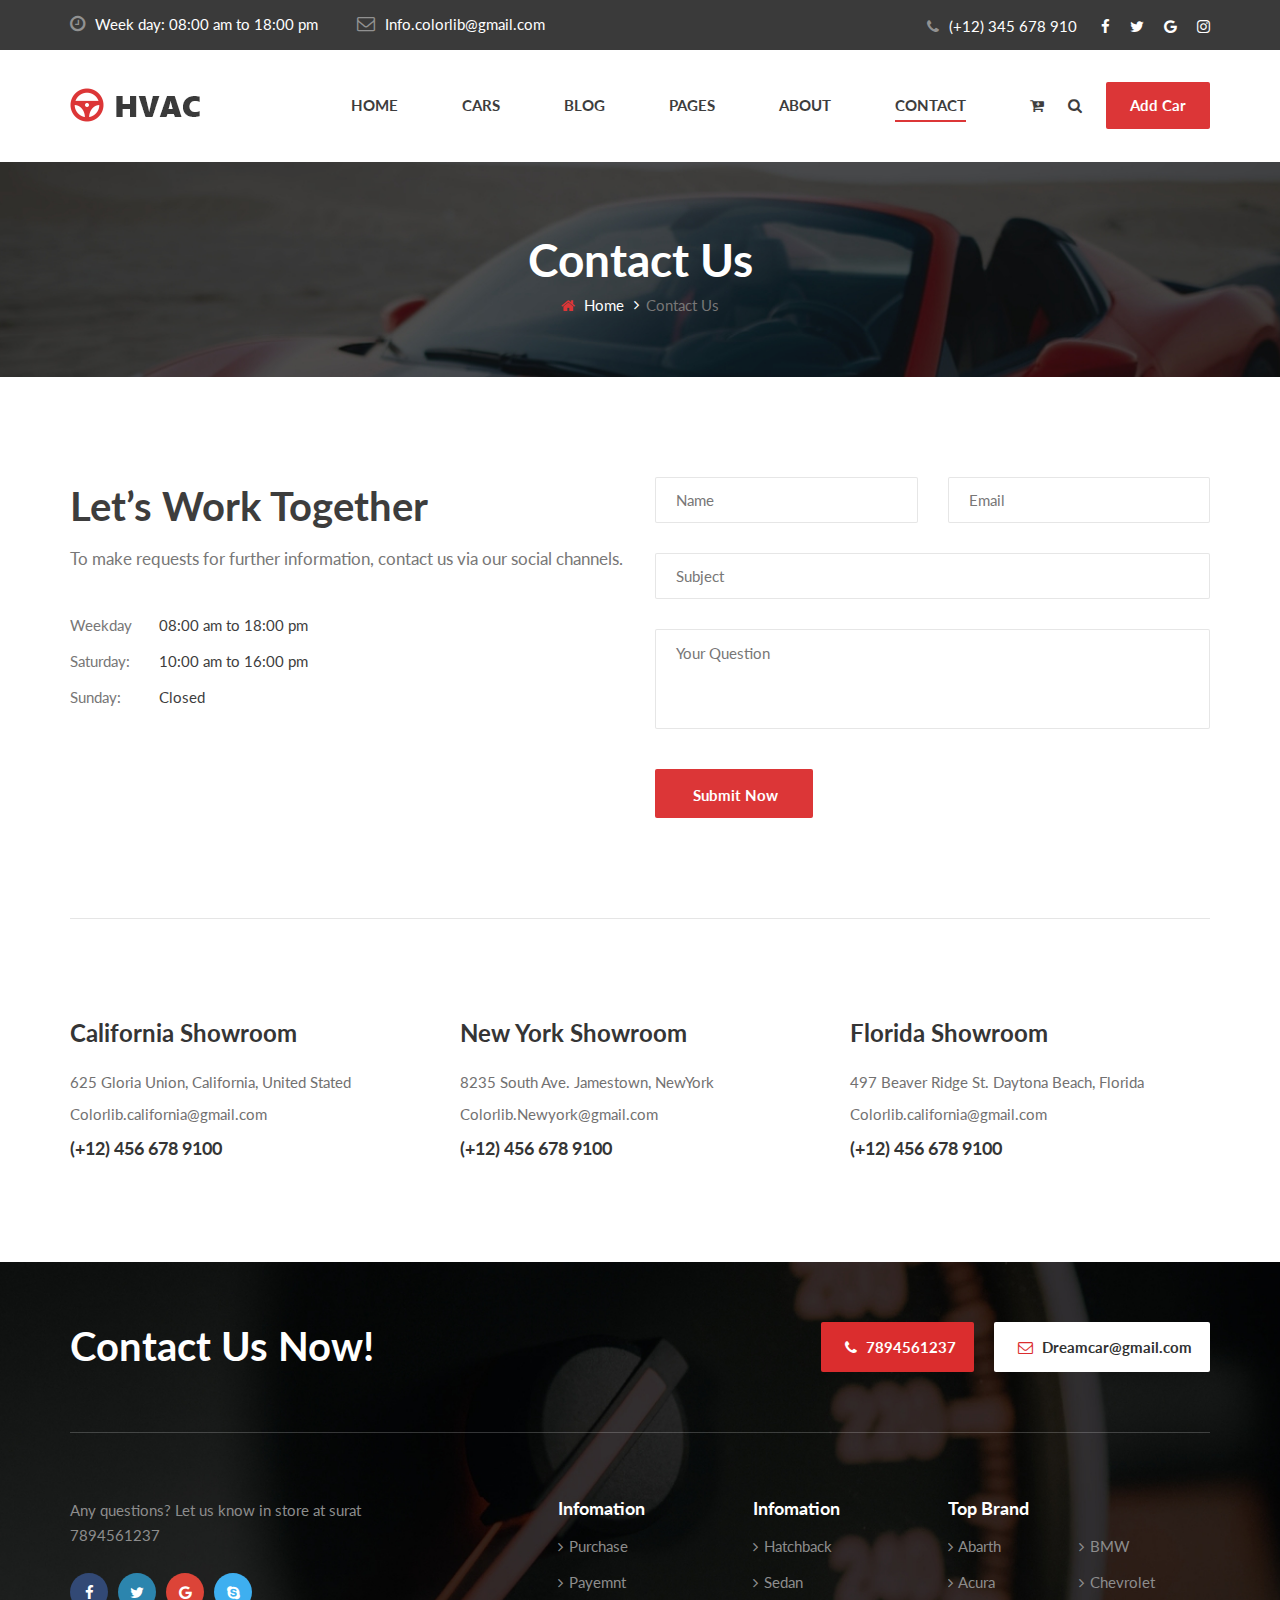
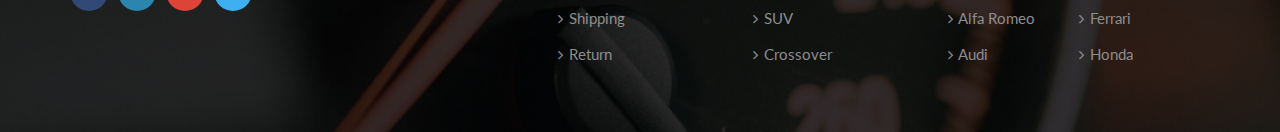
<file: Full Stack/DREAM CAR/contact.html>
<!DOCTYPE html>
<html lang="zxx">

<head>
    <meta charset="UTF-8">
    <meta name="description" content="HVAC Template">
    <meta name="keywords" content="HVAC, unica, creative, html">
    <meta name="viewport" content="width=device-width, initial-scale=1.0">
    <meta http-equiv="X-UA-Compatible" content="ie=edge">
    <title>HVAC | Template</title>

    <!-- Google Font -->
    <link href="https://fonts.googleapis.com/css2?family=Lato:wght@300;400;700;900&display=swap" rel="stylesheet">

    <!-- Css Styles -->
    <link rel="stylesheet" href="css/bootstrap.min.css" type="text/css">
    <link rel="stylesheet" href="css/font-awesome.min.css" type="text/css">
    <link rel="stylesheet" href="css/elegant-icons.css" type="text/css">
    <link rel="stylesheet" href="css/nice-select.css" type="text/css">
    <link rel="stylesheet" href="css/magnific-popup.css" type="text/css">
    <link rel="stylesheet" href="css/jquery-ui.min.css" type="text/css">
    <link rel="stylesheet" href="css/owl.carousel.min.css" type="text/css">
    <link rel="stylesheet" href="css/slicknav.min.css" type="text/css">
    <link rel="stylesheet" href="css/style.css" type="text/css">
</head>

<body>
    <!-- Page Preloder -->
    <div id="preloder">
        <div class="loader"></div>
    </div>

    <!-- Offcanvas Menu Begin -->
    <div class="offcanvas-menu-overlay"></div>
    <div class="offcanvas-menu-wrapper">
        <div class="offcanvas__widget">
            <a href="#"><i class="fa fa-cart-plus"></i></a>
            <a href="#" class="search-switch"><i class="fa fa-search"></i></a>
            <a href="#" class="primary-btn">Add Car</a>
        </div>
        <div class="offcanvas__logo">
            <a href="./index.html"><img src="img/logo.png" alt=""></a>
        </div>
        <nav class="offcanvas__menu mobile-menu">
            <ul>
                <li class="active"><a href="./index.html">Home</a></li>
                <li><a href="./car.html">Cars</a></li>
                <li><a href="./blog.html">Blog</a></li>
                <li><a href="#">Pages</a>
                    <ul class="dropdown">
                        <li><a href="./about.html">About Us</a></li>
                        <li><a href="./car-details.html">Car Details</a></li>
                        <li><a href="./blog-details.html">Blog Details</a></li>
                    </ul>
                </li>
                <li><a href="./about.html">About</a></li>
                <li><a href="./contact.html">Contact</a></li>
            </ul>
        </nav>
        <div id="mobile-menu-wrap"></div>
        <ul class="offcanvas__widget__add">
            <li><i class="fa fa-clock-o"></i> Week day: 08:00 am to 18:00 pm</li>
            <li><i class="fa fa-envelope-o"></i> Info.colorlib@gmail.com</li>
        </ul>
        <div class="offcanvas__phone__num">
            <i class="fa fa-phone"></i>
            <span>(+12) 345 678 910</span>
        </div>
        <div class="offcanvas__social">
            <a href="#"><i class="fa fa-facebook"></i></a>
            <a href="#"><i class="fa fa-twitter"></i></a>
            <a href="#"><i class="fa fa-google"></i></a>
            <a href="#"><i class="fa fa-instagram"></i></a>
        </div>
    </div>
    <!-- Offcanvas Menu End -->

    <!-- Header Section Begin -->
    <header class="header">
        <div class="header__top">
            <div class="container">
                <div class="row">
                    <div class="col-lg-7">
                        <ul class="header__top__widget">
                            <li><i class="fa fa-clock-o"></i> Week day: 08:00 am to 18:00 pm</li>
                            <li><i class="fa fa-envelope-o"></i> Info.colorlib@gmail.com</li>
                        </ul>
                    </div>
                    <div class="col-lg-5">
                        <div class="header__top__right">
                            <div class="header__top__phone">
                                <i class="fa fa-phone"></i>
                                <span>(+12) 345 678 910</span>
                            </div>
                            <div class="header__top__social">
                                <a href="#"><i class="fa fa-facebook"></i></a>
                                <a href="#"><i class="fa fa-twitter"></i></a>
                                <a href="#"><i class="fa fa-google"></i></a>
                                <a href="#"><i class="fa fa-instagram"></i></a>
                            </div>
                        </div>
                    </div>
                </div>
            </div>
        </div>
        <div class="container">
            <div class="row">
                <div class="col-lg-2">
                    <div class="header__logo">
                        <a href="./index.html"><img src="img/logo.png" alt=""></a>
                    </div>
                </div>
                <div class="col-lg-10">
                    <div class="header__nav">
                        <nav class="header__menu">
                            <ul>
                                <li><a href="./index.html">Home</a></li>
                                <li><a href="./car.html">Cars</a></li>
                                <li><a href="./blog.html">Blog</a></li>
                                <li><a href="#">Pages</a>
                                    <ul class="dropdown">
                                        <li><a href="./about.html">About Us</a></li>
                                        <li><a href="./car-details.html">Car Details</a></li>
                                        <li><a href="./blog-details.html">Blog Details</a></li>
                                    </ul>
                                </li>
                                <li><a href="./about.html">About</a></li>
                                <li class="active"><a href="./contact.html">Contact</a></li>
                            </ul>
                        </nav>
                        <div class="header__nav__widget">
                            <div class="header__nav__widget__btn">
                                <a href="#"><i class="fa fa-cart-plus"></i></a>
                                <a href="#" class="search-switch"><i class="fa fa-search"></i></a>
                            </div>
                            <a href="#" class="primary-btn">Add Car</a>
                        </div>
                    </div>
                </div>
            </div>
            <div class="canvas__open">
                <span class="fa fa-bars"></span>
            </div>
        </div>
    </header>
    <!-- Header Section End -->

    <!-- Breadcrumb End -->
    <div class="breadcrumb-option set-bg" data-setbg="img/breadcrumb-bg.jpg">
        <div class="container">
            <div class="row">
                <div class="col-lg-12 text-center">
                    <div class="breadcrumb__text">
                        <h2>Contact Us</h2>
                        <div class="breadcrumb__links">
                            <a href="./index.html"><i class="fa fa-home"></i> Home</a>
                            <span>Contact Us</span>
                        </div>
                    </div>
                </div>
            </div>
        </div>
    </div>
    <!-- Breadcrumb Begin -->

    <!-- Contact Section Begin -->
    <section class="contact spad">
        <div class="container">
            <div class="row">
                <div class="col-lg-6 col-md-6">
                    <div class="contact__text">
                        <div class="section-title">
                            <h2>Let’s Work Together</h2>
                            <p>To make requests for further information, contact us via our social channels.</p>
                        </div>
                        <ul>
                            <li><span>Weekday</span> 08:00 am to 18:00 pm</li>
                            <li><span>Saturday:</span> 10:00 am to 16:00 pm</li>
                            <li><span>Sunday:</span> Closed</li>
                        </ul>
                    </div>
                </div>
                <div class="col-lg-6 col-md-6">
                    <div class="contact__form">
                        <form action="#">
                            <div class="row">
                                <div class="col-lg-6">
                                    <input type="text" placeholder="Name">
                                </div>
                                <div class="col-lg-6">
                                    <input type="text" placeholder="Email">
                                </div>
                            </div>
                            <input type="text" placeholder="Subject">
                            <textarea placeholder="Your Question"></textarea>
                            <button type="submit" class="site-btn">Submit Now</button>
                        </form>
                    </div>
                </div>
            </div>
        </div>
    </section>
    <!-- Contact Section End -->

    <!-- Contact Address Begin -->
    <div class="contact-address">
        <div class="container">
            <div class="contact__address__text">
                <div class="row">
                    <div class="col-lg-4 col-md-6 col-sm-6">
                        <div class="contact__address__item">
                            <h4>California Showroom</h4>
                            <p>625 Gloria Union, California, United Stated Colorlib.california@gmail.com</p>
                            <span>(+12) 456 678 9100</span>
                        </div>
                    </div>
                    <div class="col-lg-4 col-md-6 col-sm-6">
                        <div class="contact__address__item">
                            <h4>New York Showroom</h4>
                            <p>8235 South Ave. Jamestown, NewYork Colorlib.Newyork@gmail.com</p>
                            <span>(+12) 456 678 9100</span>
                        </div>
                    </div>
                    <div class="col-lg-4 col-md-6 col-sm-6">
                        <div class="contact__address__item">
                            <h4>Florida Showroom</h4>
                            <p>497 Beaver Ridge St. Daytona Beach, Florida Colorlib.california@gmail.com</p>
                            <span>(+12) 456 678 9100</span>
                        </div>
                    </div>
                </div>
            </div>
        </div>
    </div>
    <!-- Contact Address End -->

      <!-- Footer Section Begin -->
      <footer class="footer set-bg" data-setbg="img/footer-bg.jpg">
        <div class="container">
            <div class="footer__contact">
                <div class="row">
                    <div class="col-lg-6 col-md-6">
                        <div class="footer__contact__title">
                            <h2>Contact Us Now!</h2>
                        </div>
                    </div>
                    <div class="col-lg-6 col-md-6">
                        <div class="footer__contact__option">
                            <div class="option__item"><i class="fa fa-phone"></i> 7894561237</div>
                            <div class="option__item email"><i class="fa fa-envelope-o"></i> Dreamcar@gmail.com</div>
                        </div>
                    </div>
                </div>
            </div>
            <div class="row">
                <div class="col-lg-4 col-md-4">
                    <div class="footer__about">
                        
                        <p>Any questions? Let us know in store at surat 7894561237</p>
                        <div class="footer__social">
                            <a href="#" class="facebook"><i class="fa fa-facebook"></i></a>
                            <a href="#" class="twitter"><i class="fa fa-twitter"></i></a>
                            <a href="#" class="google"><i class="fa fa-google"></i></a>
                            <a href="#" class="skype"><i class="fa fa-skype"></i></a>
                        </div>
                    </div>
                </div>
                <div class="col-lg-2 offset-lg-1 col-md-3">
                    <div class="footer__widget">
                        <h5>Infomation</h5>
                        <ul>
                            <li><a href="#"><i class="fa fa-angle-right"></i> Purchase</a></li>
                            <li><a href="#"><i class="fa fa-angle-right"></i> Payemnt</a></li>
                            <li><a href="#"><i class="fa fa-angle-right"></i> Shipping</a></li>
                            <li><a href="#"><i class="fa fa-angle-right"></i> Return</a></li>
                        </ul>
                    </div>
                </div>
                <div class="col-lg-2 col-md-3">
                    <div class="footer__widget">
                        <h5>Infomation</h5>
                        <ul>
                            <li><a href="#"><i class="fa fa-angle-right"></i> Hatchback</a></li>
                            <li><a href="#"><i class="fa fa-angle-right"></i> Sedan</a></li>
                            <li><a href="#"><i class="fa fa-angle-right"></i> SUV</a></li>
                            <li><a href="#"><i class="fa fa-angle-right"></i> Crossover</a></li>
                        </ul>
                    </div>
                </div>
                <div class="col-lg-3 col-md-6">
                    <div class="footer__brand">
                        <h5>Top Brand</h5>
                        <ul>
                            <li><a href="#"><i class="fa fa-angle-right"></i> Abarth</a></li>
                            <li><a href="#"><i class="fa fa-angle-right"></i> Acura</a></li>
                            <li><a href="#"><i class="fa fa-angle-right"></i> Alfa Romeo</a></li>
                            <li><a href="#"><i class="fa fa-angle-right"></i> Audi</a></li>
                        </ul>
                        <ul>
                            <li><a href="#"><i class="fa fa-angle-right"></i> BMW</a></li>
                            <li><a href="#"><i class="fa fa-angle-right"></i> Chevrolet</a></li>
                            <li><a href="#"><i class="fa fa-angle-right"></i> Ferrari</a></li>
                            <li><a href="#"><i class="fa fa-angle-right"></i> Honda</a></li>
                        </ul>
                    </div>
                </div>
            </div>
           
    </footer>
    <!-- Footer Section End -->

    <!-- Search Begin -->
    <div class="search-model">
        <div class="h-100 d-flex align-items-center justify-content-center">
            <div class="search-close-switch">+</div>
            <form class="search-model-form">
                <input type="text" id="search-input" placeholder="Search here.....">
            </form>
        </div>
    </div>
    <!-- Search End -->

    <!-- Js Plugins -->
    <script src="js/jquery-3.3.1.min.js"></script>
    <script src="js/bootstrap.min.js"></script>
    <script src="js/jquery.nice-select.min.js"></script>
    <script src="js/jquery-ui.min.js"></script>
    <script src="js/jquery.magnific-popup.min.js"></script>
    <script src="js/mixitup.min.js"></script>
    <script src="js/jquery.slicknav.js"></script>
    <script src="js/owl.carousel.min.js"></script>
    <script src="js/main.js"></script>
</body>

</html>
</file>
<file: Full Stack/College Foodiee/css/style.css>
/********** Template CSS **********/
:root {
    --primary: #FEA116;
    --light: #F1F8FF;
    --dark: #0F172B;
}

.ff-secondary {
    font-family: 'Pacifico', cursive;
}

.fw-medium {
    font-weight: 600 !important;
}

.fw-semi-bold {
    font-weight: 700 !important;
}

.back-to-top {
    position: fixed;
    display: none;
    right: 45px;
    bottom: 45px;
    z-index: 99;
}


/*** Spinner ***/
#spinner {
    opacity: 0;
    visibility: hidden;
    transition: opacity .5s ease-out, visibility 0s linear .5s;
    z-index: 99999;
}

#spinner.show {
    transition: opacity .5s ease-out, visibility 0s linear 0s;
    visibility: visible;
    opacity: 1;
}


/*** Button ***/
.btn {
    font-family: 'Nunito', sans-serif;
    font-weight: 500;
    text-transform: uppercase;
    transition: .5s;
}

.btn.btn-primary,
.btn.btn-secondary {
    color: #FFFFFF;
}

.btn-square {
    width: 38px;
    height: 38px;
}

.btn-sm-square {
    width: 32px;
    height: 32px;
}

.btn-lg-square {
    width: 48px;
    height: 48px;
}

.btn-square,
.btn-sm-square,
.btn-lg-square {
    padding: 0;
    display: flex;
    align-items: center;
    justify-content: center;
    font-weight: normal;
    border-radius: 2px;
}


/*** Navbar ***/
.navbar-dark .navbar-nav .nav-link {
    position: relative;
    margin-left: 25px;
    padding: 35px 0;
    font-size: 15px;
    color: var(--light) !important;
    text-transform: uppercase;
    font-weight: 500;
    outline: none;
    transition: .5s;
}

.sticky-top.navbar-dark .navbar-nav .nav-link {
    padding: 20px 0;
}

.navbar-dark .navbar-nav .nav-link:hover,
.navbar-dark .navbar-nav .nav-link.active {
    color: var(--primary) !important;
}

.navbar-dark .navbar-brand img {
    max-height: 60px;
    transition: .5s;
}

.sticky-top.navbar-dark .navbar-brand img {
    max-height: 45px;
}

@media (max-width: 991.98px) {
    .sticky-top.navbar-dark {
        position: relative;
    }

    .navbar-dark .navbar-collapse {
        margin-top: 15px;
        border-top: 1px solid rgba(255, 255, 255, .1)
    }

    .navbar-dark .navbar-nav .nav-link,
    .sticky-top.navbar-dark .navbar-nav .nav-link {
        padding: 10px 0;
        margin-left: 0;
    }

    .navbar-dark .navbar-brand img {
        max-height: 45px;
    }
}

@media (min-width: 992px) {
    .navbar-dark {
        position: absolute;
        width: 100%;
        top: 0;
        left: 0;
        z-index: 999;
        background: transparent !important;
    }
    
    .sticky-top.navbar-dark {
        position: fixed;
        background: var(--dark) !important;
    }
}


/*** Hero Header ***/
.hero-header {
    background: linear-gradient(rgba(15, 23, 43, .9), rgba(15, 23, 43, .9)), url(../img/f_bg.png);
    background-position: center center;
    background-repeat: no-repeat;
    background-size: cover;
}

.hero-header img {
    animation: imgRotate 50s linear infinite;
}

@keyframes imgRotate { 
    100% { 
        transform: rotate(360deg); 
    } 
}

.breadcrumb-item + .breadcrumb-item::before {
    color: rgba(255, 255, 255, .5);
}


/*** Section Title ***/
.section-title {
    position: relative;
    display: inline-block;
}

.section-title::before {
    position: absolute;
    content: "";
    width: 45px;
    height: 2px;
    top: 50%;
    left: -55px;
    margin-top: -1px;
    background: var(--primary);
}

.section-title::after {
    position: absolute;
    content: "";
    width: 45px;
    height: 2px;
    top: 50%;
    right: -55px;
    margin-top: -1px;
    background: var(--primary);
}

.section-title.text-start::before,
.section-title.text-end::after {
    display: none;
}


/*** Service ***/
.service-item {
    box-shadow: 0 0 45px rgba(0, 0, 0, .08);
    transition: .5s;
}

.service-item:hover {
    background: var(--primary);
}

.service-item * {
    transition: .5s;
}

.service-item:hover * {
    color: var(--light) !important;
}


/*** Food Menu ***/
.nav-pills .nav-item .active {
    border-bottom: 2px solid var(--primary);
}


/*** Youtube Video ***/
.video {
    position: relative;
    height: 100%;
    min-height: 500px;
    background: linear-gradient(rgba(15, 23, 43, .1), rgba(15, 23, 43, .1)), url(../img/video.jpg);
    background-position: center center;
    background-repeat: no-repeat;
    background-size: cover;
}

.video .btn-play {
    position: absolute;
    z-index: 3;
    top: 50%;
    left: 50%;
    transform: translateX(-50%) translateY(-50%);
    box-sizing: content-box;
    display: block;
    width: 32px;
    height: 44px;
    border-radius: 50%;
    border: none;
    outline: none;
    padding: 18px 20px 18px 28px;
}

.video .btn-play:before {
    content: "";
    position: absolute;
    z-index: 0;
    left: 50%;
    top: 50%;
    transform: translateX(-50%) translateY(-50%);
    display: block;
    width: 100px;
    height: 100px;
    background: var(--primary);
    border-radius: 50%;
    animation: pulse-border 1500ms ease-out infinite;
}

.video .btn-play:after {
    content: "";
    position: absolute;
    z-index: 1;
    left: 50%;
    top: 50%;
    transform: translateX(-50%) translateY(-50%);
    display: block;
    width: 100px;
    height: 100px;
    background: var(--primary);
    border-radius: 50%;
    transition: all 200ms;
}

.video .btn-play img {
    position: relative;
    z-index: 3;
    max-width: 100%;
    width: auto;
    height: auto;
}

.video .btn-play span {
    display: block;
    position: relative;
    z-index: 3;
    width: 0;
    height: 0;
    border-left: 32px solid var(--dark);
    border-top: 22px solid transparent;
    border-bottom: 22px solid transparent;
}

@keyframes pulse-border {
    0% {
        transform: translateX(-50%) translateY(-50%) translateZ(0) scale(1);
        opacity: 1;
    }

    100% {
        transform: translateX(-50%) translateY(-50%) translateZ(0) scale(1.5);
        opacity: 0;
    }
}

#videoModal {
    z-index: 99999;
}

#videoModal .modal-dialog {
    position: relative;
    max-width: 800px;
    margin: 60px auto 0 auto;
}

#videoModal .modal-body {
    position: relative;
    padding: 0px;
}

#videoModal .close {
    position: absolute;
    width: 30px;
    height: 30px;
    right: 0px;
    top: -30px;
    z-index: 999;
    font-size: 30px;
    font-weight: normal;
    color: #FFFFFF;
    background: #000000;
    opacity: 1;
}


/*** Team ***/
.team-item {
    box-shadow: 0 0 45px rgba(0, 0, 0, .08);
    height: calc(100% - 38px);
    transition: .5s;
}

.team-item img {
    transition: .5s;
}

.team-item:hover img {
    transform: scale(1.1);
}

.team-item:hover {
    height: 100%;
}

.team-item .btn {
    border-radius: 38px 38px 0 0;
}


/*** Testimonial ***/
.testimonial-carousel .owl-item .testimonial-item,
.testimonial-carousel .owl-item.center .testimonial-item * {
    transition: .5s;
}

.testimonial-carousel .owl-item.center .testimonial-item {
    background: var(--primary) !important;
    border-color: var(--primary) !important;
}

.testimonial-carousel .owl-item.center .testimonial-item * {
    color: var(--light) !important;
}

.testimonial-carousel .owl-dots {
    margin-top: 24px;
    display: flex;
    align-items: flex-end;
    justify-content: center;
}

.testimonial-carousel .owl-dot {
    position: relative;
    display: inline-block;
    margin: 0 5px;
    width: 15px;
    height: 15px;
    border: 1px solid #CCCCCC;
    border-radius: 15px;
    transition: .5s;
}

.testimonial-carousel .owl-dot.active {
    background: var(--primary);
    border-color: var(--primary);
}


/*** Footer ***/
.footer .btn.btn-social {
    margin-right: 5px;
    width: 35px;
    height: 35px;
    display: flex;
    align-items: center;
    justify-content: center;
    color: var(--light);
    border: 1px solid #FFFFFF;
    border-radius: 35px;
    transition: .3s;
}

.footer .btn.btn-social:hover {
    color: var(--primary);
}

.footer .btn.btn-link {
    display: block;
    margin-bottom: 5px;
    padding: 0;
    text-align: left;
    color: #FFFFFF;
    font-size: 15px;
    font-weight: normal;
    text-transform: capitalize;
    transition: .3s;
}

.footer .btn.btn-link::before {
    position: relative;
    content: "\f105";
    font-family: "Font Awesome 5 Free";
    font-weight: 900;
    margin-right: 10px;
}

.footer .btn.btn-link:hover {
    letter-spacing: 1px;
    box-shadow: none;
}

.footer .copyright {
    padding: 25px 0;
    font-size: 15px;
    border-top: 1px solid rgba(256, 256, 256, .1);
}

.footer .copyright a {
    color: var(--light);
}

.footer .footer-menu a {
    margin-right: 15px;
    padding-right: 15px;
    border-right: 1px solid rgba(255, 255, 255, .1);
}

.footer .footer-menu a:last-child {
    margin-right: 0;
    padding-right: 0;
    border-right: none;
}


/* menu file */
 #menu {
    padding: 0;
    display: grid;
    grid-template-columns: repeat(auto-fit, minmax(350px, 1fr));
    grid-gap: 20px 40px;
    background: rgb(245, 242, 242);
    min-height: 100vh;
    
} 
 


.heading {
    background: rgb(245, 242, 242);
    color: #373333;
    margin-bottom: 30px;
    padding: 60px 0 30px 0;
    grid-column: 1/-1;
    text-align: center;
}

.heading>h3 {
    font-weight: 600;
    font-size: 22px;
    letter-spacing: 5px;
}

.card {
    display: grid;
    position: relative;
    grid-template-rows: auto 1fr;
    border-radius: 15px;
    box-shadow: 0 0 15px rgba(0, 0, 0, 0.1);
    margin: 10px 20px;
}

.card img {
    position: relative;
    width: 100%;
    height: 50vh;
    border-radius: 15px 15px 0 0;
}

.details {
    padding: 20px 10px;
    display: grid;
    grid-template-rows: auto 1fr 50px;
    grid-row-gap: 15px;
}

.details-sub {
    display: grid;
    grid-template-columns: auto auto;
}

.details-sub h5 {
    font-weight: 600;
    font-size: 18px;
}

.price {
    text-align: right;
}

.details p {
    color: #6f6f6f;
    font-size: 15px;
    line-height: 25px;
    align-self: stretch;
}

.details button {
    outline: none;
            border: none;
            width: 100%;
            height: 60px;
            border-radius: 30px;
            color: #fff;
            font-size: 20px;
            font-weight: 700;
            text-align: center;
            background-image: linear-gradient(to right, #0F172B 0%, #141f39 51%, #3c5699 100%);
            background-size: 200%;
            box-shadow: 3px 3px 8px #b1b1b1, -3px -3px 8px #fff;
            transition: .5s;
}
.details button:hover{
    background-position: right;
}
.details .procced_to_pay{
    width: 50%;
}

/* Card file */
.main {
    margin-top: 50px;
    height: 730px;
    width: 480px;
    background-color: rgb(195, 185, 173);
  }

/* FeedBack file */
.rating {
    display: flex;
    flex-direction: row-reverse;
    justify-content: center;
}

.rating>input {
    display: none;
}

.rating>label {
    position: relative;
    width: 1em;
    font-size: 5vw;
    color: var(--primary);
    cursor: pointer;
}

.rating>label::before {
    content: "\2605";
    position: absolute;
    opacity: 0;
}

.rating>label:hover:before,
.rating>label:hover~label:before {
    opacity: 1 !important;
}

.rating>input:checked~label:before {
    opacity: 1;
}

.rating:hover>input:checked~label:before {
    opacity: 0.4;
}


input[type="radio"] {
    display: none;
}

input[type="radio"]~span {
    cursor: pointer;
}

input[type="radio"]:checked~span {
    background-color: var(--primary) ;
    color: #fff;
}

label {
    font-size: larger;
}


.our_btn {
    outline: none;
    border: none;
    width: 100%;
    height: 60px;
    border-radius: 20px;
    color: #fff;
    font-size: 20px;
    font-weight: 700;
    text-align: center;

    background-size: 200%;
    box-shadow: 3px 3px 8px #b1b1b1, -3px -3px 8px #fff;
    transition: .5s;
}

#submit {
    background-image: linear-gradient(to right, #143915 0%, #2b762d 51%, #40ab43 100%);
}

#reset {
    background-image: linear-gradient(to right, #161130 0%, #27177b 51%, #341cad 100%);
}

.our_btn:hover {
    background-position: right;
}
</file>
<file: Full Stack/DREAM CAR/css/elegant-icons.css>
@font-face {
	font-family: 'ElegantIcons';
	src:url('../fonts/ElegantIcons.eot');
	src:url('../fonts/ElegantIcons.eot?#iefix') format('embedded-opentype'),
		url('../fonts/ElegantIcons.woff') format('woff'),
		url('../fonts/ElegantIcons.ttf') format('truetype'),
		url('../fonts/ElegantIcons.svg#ElegantIcons') format('svg');
	font-weight: normal;
	font-style: normal;
}

/* Use the following CSS code if you want to use data attributes for inserting your icons */
[data-icon]:before {
	font-family: 'ElegantIcons';
	content: attr(data-icon);
	speak: none;
	font-weight: normal;
	font-variant: normal;
	text-transform: none;
	line-height: 1;
	-webkit-font-smoothing: antialiased;
	-moz-osx-font-smoothing: grayscale;
}

/* Use the following CSS code if you want to have a class per icon */
/*
Instead of a list of all class selectors,
you can use the generic selector below, but it's slower:
[class*="your-class-prefix"] {
*/
.arrow_up, .arrow_down, .arrow_left, .arrow_right, .arrow_left-up, .arrow_right-up, .arrow_right-down, .arrow_left-down, .arrow-up-down, .arrow_up-down_alt, .arrow_left-right_alt, .arrow_left-right, .arrow_expand_alt2, .arrow_expand_alt, .arrow_condense, .arrow_expand, .arrow_move, .arrow_carrot-up, .arrow_carrot-down, .arrow_carrot-left, .arrow_carrot-right, .arrow_carrot-2up, .arrow_carrot-2down, .arrow_carrot-2left, .arrow_carrot-2right, .arrow_carrot-up_alt2, .arrow_carrot-down_alt2, .arrow_carrot-left_alt2, .arrow_carrot-right_alt2, .arrow_carrot-2up_alt2, .arrow_carrot-2down_alt2, .arrow_carrot-2left_alt2, .arrow_carrot-2right_alt2, .arrow_triangle-up, .arrow_triangle-down, .arrow_triangle-left, .arrow_triangle-right, .arrow_triangle-up_alt2, .arrow_triangle-down_alt2, .arrow_triangle-left_alt2, .arrow_triangle-right_alt2, .arrow_back, .icon_minus-06, .icon_plus, .icon_close, .icon_check, .icon_minus_alt2, .icon_plus_alt2, .icon_close_alt2, .icon_check_alt2, .icon_zoom-out_alt, .icon_zoom-in_alt, .icon_search, .icon_box-empty, .icon_box-selected, .icon_minus-box, .icon_plus-box, .icon_box-checked, .icon_circle-empty, .icon_circle-slelected, .icon_stop_alt2, .icon_stop, .icon_pause_alt2, .icon_pause, .icon_menu, .icon_menu-square_alt2, .icon_menu-circle_alt2, .icon_ul, .icon_ol, .icon_adjust-horiz, .icon_adjust-vert, .icon_document_alt, .icon_documents_alt, .icon_pencil, .icon_pencil-edit_alt, .icon_pencil-edit, .icon_folder-alt, .icon_folder-open_alt, .icon_folder-add_alt, .icon_info_alt, .icon_error-oct_alt, .icon_error-circle_alt, .icon_error-triangle_alt, .icon_question_alt2, .icon_question, .icon_comment_alt, .icon_chat_alt, .icon_vol-mute_alt, .icon_volume-low_alt, .icon_volume-high_alt, .icon_quotations, .icon_quotations_alt2, .icon_clock_alt, .icon_lock_alt, .icon_lock-open_alt, .icon_key_alt, .icon_cloud_alt, .icon_cloud-upload_alt, .icon_cloud-download_alt, .icon_image, .icon_images, .icon_lightbulb_alt, .icon_gift_alt, .icon_house_alt, .icon_genius, .icon_mobile, .icon_tablet, .icon_laptop, .icon_desktop, .icon_camera_alt, .icon_mail_alt, .icon_cone_alt, .icon_ribbon_alt, .icon_bag_alt, .icon_creditcard, .icon_cart_alt, .icon_paperclip, .icon_tag_alt, .icon_tags_alt, .icon_trash_alt, .icon_cursor_alt, .icon_mic_alt, .icon_compass_alt, .icon_pin_alt, .icon_pushpin_alt, .icon_map_alt, .icon_drawer_alt, .icon_toolbox_alt, .icon_book_alt, .icon_calendar, .icon_film, .icon_table, .icon_contacts_alt, .icon_headphones, .icon_lifesaver, .icon_piechart, .icon_refresh, .icon_link_alt, .icon_link, .icon_loading, .icon_blocked, .icon_archive_alt, .icon_heart_alt, .icon_star_alt, .icon_star-half_alt, .icon_star, .icon_star-half, .icon_tools, .icon_tool, .icon_cog, .icon_cogs, .arrow_up_alt, .arrow_down_alt, .arrow_left_alt, .arrow_right_alt, .arrow_left-up_alt, .arrow_right-up_alt, .arrow_right-down_alt, .arrow_left-down_alt, .arrow_condense_alt, .arrow_expand_alt3, .arrow_carrot_up_alt, .arrow_carrot-down_alt, .arrow_carrot-left_alt, .arrow_carrot-right_alt, .arrow_carrot-2up_alt, .arrow_carrot-2dwnn_alt, .arrow_carrot-2left_alt, .arrow_carrot-2right_alt, .arrow_triangle-up_alt, .arrow_triangle-down_alt, .arrow_triangle-left_alt, .arrow_triangle-right_alt, .icon_minus_alt, .icon_plus_alt, .icon_close_alt, .icon_check_alt, .icon_zoom-out, .icon_zoom-in, .icon_stop_alt, .icon_menu-square_alt, .icon_menu-circle_alt, .icon_document, .icon_documents, .icon_pencil_alt, .icon_folder, .icon_folder-open, .icon_folder-add, .icon_folder_upload, .icon_folder_download, .icon_info, .icon_error-circle, .icon_error-oct, .icon_error-triangle, .icon_question_alt, .icon_comment, .icon_chat, .icon_vol-mute, .icon_volume-low, .icon_volume-high, .icon_quotations_alt, .icon_clock, .icon_lock, .icon_lock-open, .icon_key, .icon_cloud, .icon_cloud-upload, .icon_cloud-download, .icon_lightbulb, .icon_gift, .icon_house, .icon_camera, .icon_mail, .icon_cone, .icon_ribbon, .icon_bag, .icon_cart, .icon_tag, .icon_tags, .icon_trash, .icon_cursor, .icon_mic, .icon_compass, .icon_pin, .icon_pushpin, .icon_map, .icon_drawer, .icon_toolbox, .icon_book, .icon_contacts, .icon_archive, .icon_heart, .icon_profile, .icon_group, .icon_grid-2x2, .icon_grid-3x3, .icon_music, .icon_pause_alt, .icon_phone, .icon_upload, .icon_download, .social_facebook, .social_twitter, .social_pinterest, .social_googleplus, .social_tumblr, .social_tumbleupon, .social_wordpress, .social_instagram, .social_dribbble, .social_vimeo, .social_linkedin, .social_rss, .social_deviantart, .social_share, .social_myspace, .social_skype, .social_youtube, .social_picassa, .social_googledrive, .social_flickr, .social_blogger, .social_spotify, .social_delicious, .social_facebook_circle, .social_twitter_circle, .social_pinterest_circle, .social_googleplus_circle, .social_tumblr_circle, .social_stumbleupon_circle, .social_wordpress_circle, .social_instagram_circle, .social_dribbble_circle, .social_vimeo_circle, .social_linkedin_circle, .social_rss_circle, .social_deviantart_circle, .social_share_circle, .social_myspace_circle, .social_skype_circle, .social_youtube_circle, .social_picassa_circle, .social_googledrive_alt2, .social_flickr_circle, .social_blogger_circle, .social_spotify_circle, .social_delicious_circle, .social_facebook_square, .social_twitter_square, .social_pinterest_square, .social_googleplus_square, .social_tumblr_square, .social_stumbleupon_square, .social_wordpress_square, .social_instagram_square, .social_dribbble_square, .social_vimeo_square, .social_linkedin_square, .social_rss_square, .social_deviantart_square, .social_share_square, .social_myspace_square, .social_skype_square, .social_youtube_square, .social_picassa_square, .social_googledrive_square, .social_flickr_square, .social_blogger_square, .social_spotify_square, .social_delicious_square, .icon_printer, .icon_calulator, .icon_building, .icon_floppy, .icon_drive, .icon_search-2, .icon_id, .icon_id-2, .icon_puzzle, .icon_like, .icon_dislike, .icon_mug, .icon_currency, .icon_wallet, .icon_pens, .icon_easel, .icon_flowchart, .icon_datareport, .icon_briefcase, .icon_shield, .icon_percent, .icon_globe, .icon_globe-2, .icon_target, .icon_hourglass, .icon_balance, .icon_rook, .icon_printer-alt, .icon_calculator_alt, .icon_building_alt, .icon_floppy_alt, .icon_drive_alt, .icon_search_alt, .icon_id_alt, .icon_id-2_alt, .icon_puzzle_alt, .icon_like_alt, .icon_dislike_alt, .icon_mug_alt, .icon_currency_alt, .icon_wallet_alt, .icon_pens_alt, .icon_easel_alt, .icon_flowchart_alt, .icon_datareport_alt, .icon_briefcase_alt, .icon_shield_alt, .icon_percent_alt, .icon_globe_alt, .icon_clipboard {
	font-family: 'ElegantIcons';
	speak: none;
	font-style: normal;
	font-weight: normal;
	font-variant: normal;
	text-transform: none;
	line-height: 1;
	-webkit-font-smoothing: antialiased;
}
.arrow_up:before {
	content: "\21";
}
.arrow_down:before {
	content: "\22";
}
.arrow_left:before {
	content: "\23";
}
.arrow_right:before {
	content: "\24";
}
.arrow_left-up:before {
	content: "\25";
}
.arrow_right-up:before {
	content: "\26";
}
.arrow_right-down:before {
	content: "\27";
}
.arrow_left-down:before {
	content: "\28";
}
.arrow-up-down:before {
	content: "\29";
}
.arrow_up-down_alt:before {
	content: "\2a";
}
.arrow_left-right_alt:before {
	content: "\2b";
}
.arrow_left-right:before {
	content: "\2c";
}
.arrow_expand_alt2:before {
	content: "\2d";
}
.arrow_expand_alt:before {
	content: "\2e";
}
.arrow_condense:before {
	content: "\2f";
}
.arrow_expand:before {
	content: "\30";
}
.arrow_move:before {
	content: "\31";
}
.arrow_carrot-up:before {
	content: "\32";
}
.arrow_carrot-down:before {
	content: "\33";
}
.arrow_carrot-left:before {
	content: "\34";
}
.arrow_carrot-right:before {
	content: "\35";
}
.arrow_carrot-2up:before {
	content: "\36";
}
.arrow_carrot-2down:before {
	content: "\37";
}
.arrow_carrot-2left:before {
	content: "\38";
}
.arrow_carrot-2right:before {
	content: "\39";
}
.arrow_carrot-up_alt2:before {
	content: "\3a";
}
.arrow_carrot-down_alt2:before {
	content: "\3b";
}
.arrow_carrot-left_alt2:before {
	content: "\3c";
}
.arrow_carrot-right_alt2:before {
	content: "\3d";
}
.arrow_carrot-2up_alt2:before {
	content: "\3e";
}
.arrow_carrot-2down_alt2:before {
	content: "\3f";
}
.arrow_carrot-2left_alt2:before {
	content: "\40";
}
.arrow_carrot-2right_alt2:before {
	content: "\41";
}
.arrow_triangle-up:before {
	content: "\42";
}
.arrow_triangle-down:before {
	content: "\43";
}
.arrow_triangle-left:before {
	content: "\44";
}
.arrow_triangle-right:before {
	content: "\45";
}
.arrow_triangle-up_alt2:before {
	content: "\46";
}
.arrow_triangle-down_alt2:before {
	content: "\47";
}
.arrow_triangle-left_alt2:before {
	content: "\48";
}
.arrow_triangle-right_alt2:before {
	content: "\49";
}
.arrow_back:before {
	content: "\4a";
}
.icon_minus-06:before {
	content: "\4b";
}
.icon_plus:before {
	content: "\4c";
}
.icon_close:before {
	content: "\4d";
}
.icon_check:before {
	content: "\4e";
}
.icon_minus_alt2:before {
	content: "\4f";
}
.icon_plus_alt2:before {
	content: "\50";
}
.icon_close_alt2:before {
	content: "\51";
}
.icon_check_alt2:before {
	content: "\52";
}
.icon_zoom-out_alt:before {
	content: "\53";
}
.icon_zoom-in_alt:before {
	content: "\54";
}
.icon_search:before {
	content: "\55";
}
.icon_box-empty:before {
	content: "\56";
}
.icon_box-selected:before {
	content: "\57";
}
.icon_minus-box:before {
	content: "\58";
}
.icon_plus-box:before {
	content: "\59";
}
.icon_box-checked:before {
	content: "\5a";
}
.icon_circle-empty:before {
	content: "\5b";
}
.icon_circle-slelected:before {
	content: "\5c";
}
.icon_stop_alt2:before {
	content: "\5d";
}
.icon_stop:before {
	content: "\5e";
}
.icon_pause_alt2:before {
	content: "\5f";
}
.icon_pause:before {
	content: "\60";
}
.icon_menu:before {
	content: "\61";
}
.icon_menu-square_alt2:before {
	content: "\62";
}
.icon_menu-circle_alt2:before {
	content: "\63";
}
.icon_ul:before {
	content: "\64";
}
.icon_ol:before {
	content: "\65";
}
.icon_adjust-horiz:before {
	content: "\66";
}
.icon_adjust-vert:before {
	content: "\67";
}
.icon_document_alt:before {
	content: "\68";
}
.icon_documents_alt:before {
	content: "\69";
}
.icon_pencil:before {
	content: "\6a";
}
.icon_pencil-edit_alt:before {
	content: "\6b";
}
.icon_pencil-edit:before {
	content: "\6c";
}
.icon_folder-alt:before {
	content: "\6d";
}
.icon_folder-open_alt:before {
	content: "\6e";
}
.icon_folder-add_alt:before {
	content: "\6f";
}
.icon_info_alt:before {
	content: "\70";
}
.icon_error-oct_alt:before {
	content: "\71";
}
.icon_error-circle_alt:before {
	content: "\72";
}
.icon_error-triangle_alt:before {
	content: "\73";
}
.icon_question_alt2:before {
	content: "\74";
}
.icon_question:before {
	content: "\75";
}
.icon_comment_alt:before {
	content: "\76";
}
.icon_chat_alt:before {
	content: "\77";
}
.icon_vol-mute_alt:before {
	content: "\78";
}
.icon_volume-low_alt:before {
	content: "\79";
}
.icon_volume-high_alt:before {
	content: "\7a";
}
.icon_quotations:before {
	content: "\7b";
}
.icon_quotations_alt2:before {
	content: "\7c";
}
.icon_clock_alt:before {
	content: "\7d";
}
.icon_lock_alt:before {
	content: "\7e";
}
.icon_lock-open_alt:before {
	content: "\e000";
}
.icon_key_alt:before {
	content: "\e001";
}
.icon_cloud_alt:before {
	content: "\e002";
}
.icon_cloud-upload_alt:before {
	content: "\e003";
}
.icon_cloud-download_alt:before {
	content: "\e004";
}
.icon_image:before {
	content: "\e005";
}
.icon_images:before {
	content: "\e006";
}
.icon_lightbulb_alt:before {
	content: "\e007";
}
.icon_gift_alt:before {
	content: "\e008";
}
.icon_house_alt:before {
	content: "\e009";
}
.icon_genius:before {
	content: "\e00a";
}
.icon_mobile:before {
	content: "\e00b";
}
.icon_tablet:before {
	content: "\e00c";
}
.icon_laptop:before {
	content: "\e00d";
}
.icon_desktop:before {
	content: "\e00e";
}
.icon_camera_alt:before {
	content: "\e00f";
}
.icon_mail_alt:before {
	content: "\e010";
}
.icon_cone_alt:before {
	content: "\e011";
}
.icon_ribbon_alt:before {
	content: "\e012";
}
.icon_bag_alt:before {
	content: "\e013";
}
.icon_creditcard:before {
	content: "\e014";
}
.icon_cart_alt:before {
	content: "\e015";
}
.icon_paperclip:before {
	content: "\e016";
}
.icon_tag_alt:before {
	content: "\e017";
}
.icon_tags_alt:before {
	content: "\e018";
}
.icon_trash_alt:before {
	content: "\e019";
}
.icon_cursor_alt:before {
	content: "\e01a";
}
.icon_mic_alt:before {
	content: "\e01b";
}
.icon_compass_alt:before {
	content: "\e01c";
}
.icon_pin_alt:before {
	content: "\e01d";
}
.icon_pushpin_alt:before {
	content: "\e01e";
}
.icon_map_alt:before {
	content: "\e01f";
}
.icon_drawer_alt:before {
	content: "\e020";
}
.icon_toolbox_alt:before {
	content: "\e021";
}
.icon_book_alt:before {
	content: "\e022";
}
.icon_calendar:before {
	content: "\e023";
}
.icon_film:before {
	content: "\e024";
}
.icon_table:before {
	content: "\e025";
}
.icon_contacts_alt:before {
	content: "\e026";
}
.icon_headphones:before {
	content: "\e027";
}
.icon_lifesaver:before {
	content: "\e028";
}
.icon_piechart:before {
	content: "\e029";
}
.icon_refresh:before {
	content: "\e02a";
}
.icon_link_alt:before {
	content: "\e02b";
}
.icon_link:before {
	content: "\e02c";
}
.icon_loading:before {
	content: "\e02d";
}
.icon_blocked:before {
	content: "\e02e";
}
.icon_archive_alt:before {
	content: "\e02f";
}
.icon_heart_alt:before {
	content: "\e030";
}
.icon_star_alt:before {
	content: "\e031";
}
.icon_star-half_alt:before {
	content: "\e032";
}
.icon_star:before {
	content: "\e033";
}
.icon_star-half:before {
	content: "\e034";
}
.icon_tools:before {
	content: "\e035";
}
.icon_tool:before {
	content: "\e036";
}
.icon_cog:before {
	content: "\e037";
}
.icon_cogs:before {
	content: "\e038";
}
.arrow_up_alt:before {
	content: "\e039";
}
.arrow_down_alt:before {
	content: "\e03a";
}
.arrow_left_alt:before {
	content: "\e03b";
}
.arrow_right_alt:before {
	content: "\e03c";
}
.arrow_left-up_alt:before {
	content: "\e03d";
}
.arrow_right-up_alt:before {
	content: "\e03e";
}
.arrow_right-down_alt:before {
	content: "\e03f";
}
.arrow_left-down_alt:before {
	content: "\e040";
}
.arrow_condense_alt:before {
	content: "\e041";
}
.arrow_expand_alt3:before {
	content: "\e042";
}
.arrow_carrot_up_alt:before {
	content: "\e043";
}
.arrow_carrot-down_alt:before {
	content: "\e044";
}
.arrow_carrot-left_alt:before {
	content: "\e045";
}
.arrow_carrot-right_alt:before {
	content: "\e046";
}
.arrow_carrot-2up_alt:before {
	content: "\e047";
}
.arrow_carrot-2dwnn_alt:before {
	content: "\e048";
}
.arrow_carrot-2left_alt:before {
	content: "\e049";
}
.arrow_carrot-2right_alt:before {
	content: "\e04a";
}
.arrow_triangle-up_alt:before {
	content: "\e04b";
}
.arrow_triangle-down_alt:before {
	content: "\e04c";
}
.arrow_triangle-left_alt:before {
	content: "\e04d";
}
.arrow_triangle-right_alt:before {
	content: "\e04e";
}
.icon_minus_alt:before {
	content: "\e04f";
}
.icon_plus_alt:before {
	content: "\e050";
}
.icon_close_alt:before {
	content: "\e051";
}
.icon_check_alt:before {
	content: "\e052";
}
.icon_zoom-out:before {
	content: "\e053";
}
.icon_zoom-in:before {
	content: "\e054";
}
.icon_stop_alt:before {
	content: "\e055";
}
.icon_menu-square_alt:before {
	content: "\e056";
}
.icon_menu-circle_alt:before {
	content: "\e057";
}
.icon_document:before {
	content: "\e058";
}
.icon_documents:before {
	content: "\e059";
}
.icon_pencil_alt:before {
	content: "\e05a";
}
.icon_folder:before {
	content: "\e05b";
}
.icon_folder-open:before {
	content: "\e05c";
}
.icon_folder-add:before {
	content: "\e05d";
}
.icon_folder_upload:before {
	content: "\e05e";
}
.icon_folder_download:before {
	content: "\e05f";
}
.icon_info:before {
	content: "\e060";
}
.icon_error-circle:before {
	content: "\e061";
}
.icon_error-oct:before {
	content: "\e062";
}
.icon_error-triangle:before {
	content: "\e063";
}
.icon_question_alt:before {
	content: "\e064";
}
.icon_comment:before {
	content: "\e065";
}
.icon_chat:before {
	content: "\e066";
}
.icon_vol-mute:before {
	content: "\e067";
}
.icon_volume-low:before {
	content: "\e068";
}
.icon_volume-high:before {
	content: "\e069";
}
.icon_quotations_alt:before {
	content: "\e06a";
}
.icon_clock:before {
	content: "\e06b";
}
.icon_lock:before {
	content: "\e06c";
}
.icon_lock-open:before {
	content: "\e06d";
}
.icon_key:before {
	content: "\e06e";
}
.icon_cloud:before {
	content: "\e06f";
}
.icon_cloud-upload:before {
	content: "\e070";
}
.icon_cloud-download:before {
	content: "\e071";
}
.icon_lightbulb:before {
	content: "\e072";
}
.icon_gift:before {
	content: "\e073";
}
.icon_house:before {
	content: "\e074";
}
.icon_camera:before {
	content: "\e075";
}
.icon_mail:before {
	content: "\e076";
}
.icon_cone:before {
	content: "\e077";
}
.icon_ribbon:before {
	content: "\e078";
}
.icon_bag:before {
	content: "\e079";
}
.icon_cart:before {
	content: "\e07a";
}
.icon_tag:before {
	content: "\e07b";
}
.icon_tags:before {
	content: "\e07c";
}
.icon_trash:before {
	content: "\e07d";
}
.icon_cursor:before {
	content: "\e07e";
}
.icon_mic:before {
	content: "\e07f";
}
.icon_compass:before {
	content: "\e080";
}
.icon_pin:before {
	content: "\e081";
}
.icon_pushpin:before {
	content: "\e082";
}
.icon_map:before {
	content: "\e083";
}
.icon_drawer:before {
	content: "\e084";
}
.icon_toolbox:before {
	content: "\e085";
}
.icon_book:before {
	content: "\e086";
}
.icon_contacts:before {
	content: "\e087";
}
.icon_archive:before {
	content: "\e088";
}
.icon_heart:before {
	content: "\e089";
}
.icon_profile:before {
	content: "\e08a";
}
.icon_group:before {
	content: "\e08b";
}
.icon_grid-2x2:before {
	content: "\e08c";
}
.icon_grid-3x3:before {
	content: "\e08d";
}
.icon_music:before {
	content: "\e08e";
}
.icon_pause_alt:before {
	content: "\e08f";
}
.icon_phone:before {
	content: "\e090";
}
.icon_upload:before {
	content: "\e091";
}
.icon_download:before {
	content: "\e092";
}
.social_facebook:before {
	content: "\e093";
}
.social_twitter:before {
	content: "\e094";
}
.social_pinterest:before {
	content: "\e095";
}
.social_googleplus:before {
	content: "\e096";
}
.social_tumblr:before {
	content: "\e097";
}
.social_tumbleupon:before {
	content: "\e098";
}
.social_wordpress:before {
	content: "\e099";
}
.social_instagram:before {
	content: "\e09a";
}
.social_dribbble:before {
	content: "\e09b";
}
.social_vimeo:before {
	content: "\e09c";
}
.social_linkedin:before {
	content: "\e09d";
}
.social_rss:before {
	content: "\e09e";
}
.social_deviantart:before {
	content: "\e09f";
}
.social_share:before {
	content: "\e0a0";
}
.social_myspace:before {
	content: "\e0a1";
}
.social_skype:before {
	content: "\e0a2";
}
.social_youtube:before {
	content: "\e0a3";
}
.social_picassa:before {
	content: "\e0a4";
}
.social_googledrive:before {
	content: "\e0a5";
}
.social_flickr:before {
	content: "\e0a6";
}
.social_blogger:before {
	content: "\e0a7";
}
.social_spotify:before {
	content: "\e0a8";
}
.social_delicious:before {
	content: "\e0a9";
}
.social_facebook_circle:before {
	content: "\e0aa";
}
.social_twitter_circle:before {
	content: "\e0ab";
}
.social_pinterest_circle:before {
	content: "\e0ac";
}
.social_googleplus_circle:before {
	content: "\e0ad";
}
.social_tumblr_circle:before {
	content: "\e0ae";
}
.social_stumbleupon_circle:before {
	content: "\e0af";
}
.social_wordpress_circle:before {
	content: "\e0b0";
}
.social_instagram_circle:before {
	content: "\e0b1";
}
.social_dribbble_circle:before {
	content: "\e0b2";
}
.social_vimeo_circle:before {
	content: "\e0b3";
}
.social_linkedin_circle:before {
	content: "\e0b4";
}
.social_rss_circle:before {
	content: "\e0b5";
}
.social_deviantart_circle:before {
	content: "\e0b6";
}
.social_share_circle:before {
	content: "\e0b7";
}
.social_myspace_circle:before {
	content: "\e0b8";
}
.social_skype_circle:before {
	content: "\e0b9";
}
.social_youtube_circle:before {
	content: "\e0ba";
}
.social_picassa_circle:before {
	content: "\e0bb";
}
.social_googledrive_alt2:before {
	content: "\e0bc";
}
.social_flickr_circle:before {
	content: "\e0bd";
}
.social_blogger_circle:before {
	content: "\e0be";
}
.social_spotify_circle:before {
	content: "\e0bf";
}
.social_delicious_circle:before {
	content: "\e0c0";
}
.social_facebook_square:before {
	content: "\e0c1";
}
.social_twitter_square:before {
	content: "\e0c2";
}
.social_pinterest_square:before {
	content: "\e0c3";
}
.social_googleplus_square:before {
	content: "\e0c4";
}
.social_tumblr_square:before {
	content: "\e0c5";
}
.social_stumbleupon_square:before {
	content: "\e0c6";
}
.social_wordpress_square:before {
	content: "\e0c7";
}
.social_instagram_square:before {
	content: "\e0c8";
}
.social_dribbble_square:before {
	content: "\e0c9";
}
.social_vimeo_square:before {
	content: "\e0ca";
}
.social_linkedin_square:before {
	content: "\e0cb";
}
.social_rss_square:before {
	content: "\e0cc";
}
.social_deviantart_square:before {
	content: "\e0cd";
}
.social_share_square:before {
	content: "\e0ce";
}
.social_myspace_square:before {
	content: "\e0cf";
}
.social_skype_square:before {
	content: "\e0d0";
}
.social_youtube_square:before {
	content: "\e0d1";
}
.social_picassa_square:before {
	content: "\e0d2";
}
.social_googledrive_square:before {
	content: "\e0d3";
}
.social_flickr_square:before {
	content: "\e0d4";
}
.social_blogger_square:before {
	content: "\e0d5";
}
.social_spotify_square:before {
	content: "\e0d6";
}
.social_delicious_square:before {
	content: "\e0d7";
}
.icon_printer:before {
	content: "\e103";
}
.icon_calulator:before {
	content: "\e0ee";
}
.icon_building:before {
	content: "\e0ef";
}
.icon_floppy:before {
	content: "\e0e8";
}
.icon_drive:before {
	content: "\e0ea";
}
.icon_search-2:before {
	content: "\e101";
}
.icon_id:before {
	content: "\e107";
}
.icon_id-2:before {
	content: "\e108";
}
.icon_puzzle:before {
	content: "\e102";
}
.icon_like:before {
	content: "\e106";
}
.icon_dislike:before {
	content: "\e0eb";
}
.icon_mug:before {
	content: "\e105";
}
.icon_currency:before {
	content: "\e0ed";
}
.icon_wallet:before {
	content: "\e100";
}
.icon_pens:before {
	content: "\e104";
}
.icon_easel:before {
	content: "\e0e9";
}
.icon_flowchart:before {
	content: "\e109";
}
.icon_datareport:before {
	content: "\e0ec";
}
.icon_briefcase:before {
	content: "\e0fe";
}
.icon_shield:before {
	content: "\e0f6";
}
.icon_percent:before {
	content: "\e0fb";
}
.icon_globe:before {
	content: "\e0e2";
}
.icon_globe-2:before {
	content: "\e0e3";
}
.icon_target:before {
	content: "\e0f5";
}
.icon_hourglass:before {
	content: "\e0e1";
}
.icon_balance:before {
	content: "\e0ff";
}
.icon_rook:before {
	content: "\e0f8";
}
.icon_printer-alt:before {
	content: "\e0fa";
}
.icon_calculator_alt:before {
	content: "\e0e7";
}
.icon_building_alt:before {
	content: "\e0fd";
}
.icon_floppy_alt:before {
	content: "\e0e4";
}
.icon_drive_alt:before {
	content: "\e0e5";
}
.icon_search_alt:before {
	content: "\e0f7";
}
.icon_id_alt:before {
	content: "\e0e0";
}
.icon_id-2_alt:before {
	content: "\e0fc";
}
.icon_puzzle_alt:before {
	content: "\e0f9";
}
.icon_like_alt:before {
	content: "\e0dd";
}
.icon_dislike_alt:before {
	content: "\e0f1";
}
.icon_mug_alt:before {
	content: "\e0dc";
}
.icon_currency_alt:before {
	content: "\e0f3";
}
.icon_wallet_alt:before {
	content: "\e0d8";
}
.icon_pens_alt:before {
	content: "\e0db";
}
.icon_easel_alt:before {
	content: "\e0f0";
}
.icon_flowchart_alt:before {
	content: "\e0df";
}
.icon_datareport_alt:before {
	content: "\e0f2";
}
.icon_briefcase_alt:before {
	content: "\e0f4";
}
.icon_shield_alt:before {
	content: "\e0d9";
}
.icon_percent_alt:before {
	content: "\e0da";
}
.icon_globe_alt:before {
	content: "\e0de";
}
.icon_clipboard:before {
	content: "\e0e6";
}


	.glyph {
		float: left;
		text-align: center;
		padding: .75em;
		margin: .4em 1.5em .75em 0;
		width: 6em;
text-shadow: none;
	}
        .glyph_big {
        font-size: 128px;
        color: #59c5dc;
        float: left;
        margin-right: 20px;
        }

        .glyph div { padding-bottom: 10px;}

	.glyph input {
		font-family: consolas, monospace;
		font-size: 12px;
		width: 100%;
		text-align: center;
		border: 0;
		box-shadow: 0 0 0 1px #ccc;
		padding: .2em;
                -moz-border-radius: 5px;
                -webkit-border-radius: 5px;
	}
	.centered {
		margin-left: auto;
		margin-right: auto;
	}
	.glyph .fs1 {
		font-size: 2em;
	}
</file>
<file: Full Stack/DREAM CAR/css/nice-select.css>
.nice-select {
  -webkit-tap-highlight-color: transparent;
  background-color: #fff;
  border-radius: 5px;
  border: solid 1px #e8e8e8;
  box-sizing: border-box;
  clear: both;
  cursor: pointer;
  display: block;
  float: left;
  font-family: inherit;
  font-size: 14px;
  font-weight: normal;
  height: 42px;
  line-height: 40px;
  outline: none;
  padding-left: 18px;
  padding-right: 30px;
  position: relative;
  text-align: left !important;
  -webkit-transition: all 0.2s ease-in-out;
  transition: all 0.2s ease-in-out;
  -webkit-user-select: none;
     -moz-user-select: none;
      -ms-user-select: none;
          user-select: none;
  white-space: nowrap;
  width: auto; }
  .nice-select:hover {
    border-color: #dbdbdb; }
  .nice-select:active, .nice-select.open, .nice-select:focus {
    border-color: #999; }
  .nice-select:after {
    border-bottom: 2px solid #999;
    border-right: 2px solid #999;
    content: '';
    display: block;
    height: 5px;
    margin-top: -4px;
    pointer-events: none;
    position: absolute;
    right: 12px;
    top: 50%;
    -webkit-transform-origin: 66% 66%;
        -ms-transform-origin: 66% 66%;
            transform-origin: 66% 66%;
    -webkit-transform: rotate(45deg);
        -ms-transform: rotate(45deg);
            transform: rotate(45deg);
    -webkit-transition: all 0.15s ease-in-out;
    transition: all 0.15s ease-in-out;
    width: 5px; }
  .nice-select.open:after {
    -webkit-transform: rotate(-135deg);
        -ms-transform: rotate(-135deg);
            transform: rotate(-135deg); }
  .nice-select.open .list {
    opacity: 1;
    pointer-events: auto;
    -webkit-transform: scale(1) translateY(0);
        -ms-transform: scale(1) translateY(0);
            transform: scale(1) translateY(0); }
  .nice-select.disabled {
    border-color: #ededed;
    color: #999;
    pointer-events: none; }
    .nice-select.disabled:after {
      border-color: #cccccc; }
  .nice-select.wide {
    width: 100%; }
    .nice-select.wide .list {
      left: 0 !important;
      right: 0 !important; }
  .nice-select.right {
    float: right; }
    .nice-select.right .list {
      left: auto;
      right: 0; }
  .nice-select.small {
    font-size: 12px;
    height: 36px;
    line-height: 34px; }
    .nice-select.small:after {
      height: 4px;
      width: 4px; }
    .nice-select.small .option {
      line-height: 34px;
      min-height: 34px; }
  .nice-select .list {
    background-color: #fff;
    border-radius: 5px;
    box-shadow: 0 0 0 1px rgba(68, 68, 68, 0.11);
    box-sizing: border-box;
    margin-top: 4px;
    opacity: 0;
    overflow: hidden;
    padding: 0;
    pointer-events: none;
    position: absolute;
    top: 100%;
    left: 0;
    -webkit-transform-origin: 50% 0;
        -ms-transform-origin: 50% 0;
            transform-origin: 50% 0;
    -webkit-transform: scale(0.75) translateY(-21px);
        -ms-transform: scale(0.75) translateY(-21px);
            transform: scale(0.75) translateY(-21px);
    -webkit-transition: all 0.2s cubic-bezier(0.5, 0, 0, 1.25), opacity 0.15s ease-out;
    transition: all 0.2s cubic-bezier(0.5, 0, 0, 1.25), opacity 0.15s ease-out;
    z-index: 9; }
    .nice-select .list:hover .option:not(:hover) {
      background-color: transparent !important; }
  .nice-select .option {
    cursor: pointer;
    font-weight: 400;
    line-height: 40px;
    list-style: none;
    min-height: 40px;
    outline: none;
    padding-left: 18px;
    padding-right: 29px;
    text-align: left;
    -webkit-transition: all 0.2s;
    transition: all 0.2s; }
    .nice-select .option:hover, .nice-select .option.focus, .nice-select .option.selected.focus {
      background-color: #f6f6f6; }
    .nice-select .option.selected {
      font-weight: bold; }
    .nice-select .option.disabled {
      background-color: transparent;
      color: #999;
      cursor: default; }

.no-csspointerevents .nice-select .list {
  display: none; }

.no-csspointerevents .nice-select.open .list {
  display: block; }
</file>
<file: Full Stack/DREAM CAR/css/style.css>
/******************************************************************
  Template Name: HVAC
  Description: HVAC Car Dealer HTML Template
  Author: Colorlib
  Author URI: https://www.colorlib.com
  Version: 1.0
  Created: Colorlib
******************************************************************/

/*------------------------------------------------------------------
[Table of contents]

1.  Template default CSS
	1.1	Variables
	1.2	Mixins
	1.3	Flexbox
	1.4	Reset
2.  Helper Css
3.  Header Section
4.  Hero Section
5.  Service Section
6.  Car Section
7.  Feature Section
8.  Latest Blog Section
9.  Contact
10.  Footer Style
-------------------------------------------------------------------*/

/*----------------------------------------*/

/* Template default CSS
/*----------------------------------------*/

html,
body {
	height: 100%;
	font-family: "Lato", sans-serif;
	-webkit-font-smoothing: antialiased;
}

h1,
h2,
h3,
h4,
h5,
h6 {
	margin: 0;
	color: #111111;
	font-weight: 400;
	font-family: "Lato", sans-serif;
}

h1 {
	font-size: 70px;
}

h2 {
	font-size: 36px;
}

h3 {
	font-size: 30px;
}

h4 {
	font-size: 24px;
}

h5 {
	font-size: 18px;
}

h6 {
	font-size: 16px;
}

p {
	font-size: 15px;
	font-family: "Lato", sans-serif;
	color: #727171;
	font-weight: 400;
	line-height: 25px;
	margin: 0 0 15px 0;
}

img {
	max-width: 100%;
}

input:focus,
select:focus,
button:focus,
textarea:focus {
	outline: none;
}

a:hover,
a:focus {
	text-decoration: none;
	outline: none;
	color: #ffffff;
}

ul,
ol {
	padding: 0;
	margin: 0;
}

/*---------------------
  Helper CSS
-----------------------*/

.section-title {
	margin-bottom: 75px;
	text-align: center;
}

.section-title span {
	font-size: 15px;
	color: #db2d2e;
	font-weight: 700;
}

.section-title h2 {
	color: #353535;
	font-size: 40px;
	font-weight: 700;
	margin-top: 5px;
	margin-bottom: 16px;
}

.section-title P {
	margin-bottom: 0;
	font-size: 17px;
	color: #727171;
}

.set-bg {
	background-repeat: no-repeat;
	background-size: cover;
	background-position: top center;
}

.spad {
	padding-top: 100px;
	padding-bottom: 100px;
}

.text-white h1,
.text-white h2,
.text-white h3,
.text-white h4,
.text-white h5,
.text-white h6,
.text-white p,
.text-white span,
.text-white li,
.text-white a {
	color: #fff;
}

/* buttons */

.primary-btn {
	display: inline-block;
	font-size: 15px;
	padding: 12px 24px;
	color: #ffffff;
	font-weight: 700;
	background: #db2d2e;
	border-radius: 2px;
}

.site-btn {
	font-size: 15px;
	color: #ffffff;
	font-weight: 700;
	display: inline-block;
	padding: 15px 35px 12px 38px;
	background: #db2d2e;
	border: none;
	border-radius: 2px;
}

/* Preloder */

#preloder {
	position: fixed;
	width: 100%;
	height: 100%;
	top: 0;
	left: 0;
	z-index: 999999;
	background: #ffffff;
}

.loader {
	width: 40px;
	height: 40px;
	position: absolute;
	top: 50%;
	left: 50%;
	margin-top: -13px;
	margin-left: -13px;
	border-radius: 60px;
	animation: loader 0.8s linear infinite;
	-webkit-animation: loader 0.8s linear infinite;
}

@keyframes loader {
	0% {
		-webkit-transform: rotate(0deg);
		transform: rotate(0deg);
		border: 4px solid #f44336;
		border-left-color: transparent;
	}
	50% {
		-webkit-transform: rotate(180deg);
		transform: rotate(180deg);
		border: 4px solid #673ab7;
		border-left-color: transparent;
	}
	100% {
		-webkit-transform: rotate(360deg);
		transform: rotate(360deg);
		border: 4px solid #f44336;
		border-left-color: transparent;
	}
}

@-webkit-keyframes loader {
	0% {
		-webkit-transform: rotate(0deg);
		border: 4px solid #f44336;
		border-left-color: transparent;
	}
	50% {
		-webkit-transform: rotate(180deg);
		border: 4px solid #673ab7;
		border-left-color: transparent;
	}
	100% {
		-webkit-transform: rotate(360deg);
		border: 4px solid #f44336;
		border-left-color: transparent;
	}
}

.spacial-controls {
	position: fixed;
	width: 111px;
	height: 91px;
	top: 0;
	right: 0;
	z-index: 999;
}

.spacial-controls .search-switch {
	display: block;
	height: 100%;
	padding-top: 30px;
	background: #323232;
	text-align: center;
	cursor: pointer;
}

.search-model {
	display: none;
	position: fixed;
	width: 100%;
	height: 100%;
	left: 0;
	top: 0;
	background: #ffffff;
	z-index: 99999;
}

.search-model-form {
	padding: 0 15px;
}

.search-model-form input {
	width: 470px;
	font-size: 40px;
	border: none;
	border-bottom: 2px solid #ededed;
	background: 0 0;
	color: #999;
}

.search-close-switch {
	position: absolute;
	width: 50px;
	height: 50px;
	background: #333;
	color: #fff;
	text-align: center;
	border-radius: 50%;
	font-size: 28px;
	line-height: 28px;
	top: 30px;
	cursor: pointer;
	-webkit-transform: rotate(45deg);
	-ms-transform: rotate(45deg);
	transform: rotate(45deg);
	display: -webkit-box;
	display: -ms-flexbox;
	display: flex;
	-webkit-box-align: center;
	-ms-flex-align: center;
	align-items: center;
	-webkit-box-pack: center;
	-ms-flex-pack: center;
	justify-content: center;
}

/*---------------------
  Header
-----------------------*/

.header__top {
	background: #323232;
}

.header__top__widget {
	padding: 12px 0 14px;
}

.header__top__widget li {
	font-size: 15px;
	color: #ffffff;
	display: inline-block;
	margin-right: 35px;
	list-style: none;
}

.header__top__widget li:last-child {
	margin-right: 0;
}

.header__top__widget li i {
	font-size: 18px;
	color: #8d8d8d;
	margin-right: 6px;
}

.header__top__right {
	text-align: right;
}

.header__top__phone {
	display: inline-block;
	margin-right: 20px;
	padding: 14px 0 12px;
}

.header__top__phone i {
	color: #8d8d8d;
	margin-right: 6px;
	font-size: 15px;
}

.header__top__phone span {
	font-size: 15px;
	color: #ffffff;
}

.header__top__social {
	display: inline-block;
	padding: 14px 0 12px;
}

.header__top__social a {
	display: inline-block;
	font-size: 15px;
	color: #ffffff;
	margin-right: 16px;
}

.header__top__social a:last-child {
	margin-right: 0;
}

.header__nav {
	text-align: right;
	padding: 32px 0 33px;
}

.header__logo {
	padding: 35px 0;
}

.header__logo a {
	display: inline-block;
}

.header__menu {
	display: inline-block;
}

.header__menu ul li {
	list-style: none;
	display: inline-block;
	margin-right: 60px;
	position: relative;
}

.header__menu ul li.active a:after {
	width: 100%;
	opacity: 1;
}

.header__menu ul li:hover a:after {
	width: 100%;
	opacity: 1;
}

.header__menu ul li:hover .dropdown {
	top: 32px;
	opacity: 1;
	visibility: visible;
}

.header__menu ul li .dropdown {
	position: absolute;
	left: 0;
	top: 56px;
	width: 180px;
	background: #db2d2e;
	text-align: left;
	padding: 2px 0;
	z-index: 9;
	opacity: 0;
	visibility: hidden;
	-webkit-transition: all, 0.5s;
	-o-transition: all, 0.5s;
	transition: all, 0.5s;
}

.header__menu ul li .dropdown li {
	display: block;
	margin-right: 0;
}

.header__menu ul li .dropdown li a {
	font-size: 14px;
	color: #ffffff;
	font-weight: 400;
	padding: 8px 20px;
	text-transform: capitalize;
}

.header__menu ul li .dropdown li a:after {
	display: none;
}

.header__menu ul li a {
	font-size: 15px;
	color: #353535;
	font-weight: 700;
	display: block;
	padding: 5px 0;
	text-transform: uppercase;
	position: relative;
}

.header__menu ul li a:after {
	position: absolute;
	left: 0;
	bottom: 0;
	height: 2px;
	width: 0%;
	background: #db2d2e;
	content: "";
	opacity: 0;
	-webkit-transition: all, 0.5s;
	-o-transition: all, 0.5s;
	transition: all, 0.5s;
}

.header__nav__widget {
	display: inline-block;
}

.header__nav__widget .header__nav__widget__btn {
	display: inline-block;
}

.header__nav__widget .header__nav__widget__btn a {
	font-size: 15px;
	color: #353535;
	margin-right: 20px;
	display: inline-block;
}

.offcanvas-menu-wrapper {
	display: none;
}

.canvas__open {
	display: none;
}

/*---------------------
  Hero
-----------------------*/

.hero {
	padding: 140px 0;
}

.hero__text {
	padding-top: 110px;
}

.hero__text .primary-btn {
	margin-right: 16px;
}

.hero__text .primary-btn img {
	position: relative;
	top: -2px;
}

.hero__text .primary-btn.more-btn {
	background: transparent;
	border: 1px solid #ffffff;
}

.hero__text__title {
	margin-bottom: 28px;
}

.hero__text__title span {
	font-size: 20px;
	color: #ffffff;
	font-weight: 700;
	text-transform: uppercase;
}

.hero__text__title h2 {
	font-size: 60px;
	color: #ffffff;
	font-weight: 700;
	margin-top: 10px;
}

.hero__text__price {
	position: relative;
	padding-left: 140px;
	margin-bottom: 55px;
}

.hero__text__price .car-model {
	font-size: 13px;
	color: #323232;
	font-weight: 700;
	display: inline-block;
	padding: 6px 14px;
	background: #ffffff;
	border-radius: 2px;
	position: absolute;
	left: 0;
	top: 0;
}

.hero__text__price h2 {
	font-size: 50px;
	color: #ffffff;
	font-weight: 700;
	line-height: 45px;
}

.hero__text__price h2 span {
	font-size: 40px;
}

.hero__tab .nav-tabs {
	border-bottom: none;
}

.hero__tab .nav-tabs .nav-item {
	margin-bottom: 5px;
	margin-right: 5px;
}

.hero__tab .nav-tabs .nav-item .nav-link {
	position: relative;
	font-size: 15px;
	font-weight: 700;
	color: #323232;
	display: inline-block;
	padding: 7px 20px;
	border: none;
	border-radius: 2px;
	background: #ffffff;
}

.hero__tab .nav-tabs .nav-item .nav-link:after {
	position: absolute;
	content: "";
	width: 100%;
	height: 10px;
	left: 0;
	bottom: -7px;
	opacity: 0;
	background: #ffffff;
	-webkit-transition: 0.3s;
	-o-transition: 0.3s;
	transition: 0.3s;
}

.hero__tab .nav-tabs .nav-item .nav-link.active:after {
	opacity: 1;
	bottom: -7px;
}

.hero__tab__form {
	background: #ffffff;
	padding: 42px 40px 50px;
	border-radius: 2px;
}

.hero__tab__form h2 {
	color: #323232;
	font-weight: 700;
	margin-bottom: 22px;
}

.hero__tab__form form .select-list {
	display: -webkit-box;
	display: -ms-flexbox;
	display: flex;
	-ms-flex-wrap: wrap;
	flex-wrap: wrap;
	margin-right: -20px;
}

.hero__tab__form form .select-list .select-list-item {
	max-width: calc(50% - 20px);
	float: left;
	-webkit-box-flex: 0;
	-ms-flex: 0 0 50%;
	flex: 0 0 50%;
	margin-right: 20px;
	margin-bottom: 20px;
}

.hero__tab__form form .select-list .select-list-item p {
	color: #323232;
	margin-bottom: 5px;
}

.hero__tab__form form .select-list .select-list-item .nice-select {
	width: 100%;
	height: 40px;
	border: 1px solid #ebebeb;
	border-radius: 2px;
}

.hero__tab__form form .select-list .select-list-item .nice-select .list {
	width: 100%;
	border-radius: 0;
	margin-top: 0;
}

.hero__tab__form form .select-list .select-list-item .nice-select.open span {
	display: block !important;
}

.hero__tab__form form .select-list .select-list-item .nice-select:after {
	display: none;
}

.hero__tab__form form .car-price {
	margin-bottom: 45px;
}

.hero__tab__form form .car-price p {
	color: #323232;
	margin-bottom: 5px;
	margin-bottom: 12px;
}

.hero__tab__form form .car-price .price-range-wrap {
	position: relative;
}

.hero__tab__form form .car-price .price-range-wrap .ui-widget-content {
	height: 5px;
	background: rgba(45, 45, 45, 0.1);
	border: none;
	border-radius: 1px;
}

.hero__tab__form form .car-price .price-range-wrap .ui-slider-horizontal .ui-slider-handle {
	top: -5px;
	margin-left: -4px;
}

.hero__tab__form form .car-price .price-range-wrap .ui-slider .ui-slider-handle {
	width: 14px;
	height: 14px;
	background: #ffffff;
	border-radius: 50%;
	cursor: pointer;
}

.hero__tab__form form .car-price .price-range-wrap .ui-state-default,
.hero__tab__form form .car-price .price-range-wrap .ui-widget-content .ui-state-default,
.hero__tab__form form .car-price .price-range-wrap .ui-widget-header .ui-state-default,
.hero__tab__form form .car-price .price-range-wrap .ui-button,
.hero__tab__form form .car-price .price-range-wrap html .ui-button.ui-state-disabled:hover,
.hero__tab__form form .car-price .price-range-wrap html .ui-button.ui-state-disabled:active {
	border: 1.5px solid #db2d2e;
}

.hero__tab__form form .car-price .price-range-wrap .ui-slider .ui-slider-range {
	background: #db2d2e;
}

.hero__tab__form form .car-price .price-input {
	position: absolute;
	left: 89px;
	top: -36px;
}

.hero__tab__form form .car-price .price-input input {
	font-size: 15px;
	color: #323232;
	font-weight: 700;
	border: none;
	width: 180px;
}

/*---------------------
  Feature
-----------------------*/

.feature {
	background: #f7f7f7;
	position: relative;
	z-index: 1;
	padding-bottom: 55px;
}

.feature:after {
	position: absolute;
	left: 50%;
	top: 50%;
	width: 605px;
	height: 404px;
	background-image: url(../img/feature/car.png);
	content: "";
	-webkit-transform: translate(-300px, -202px);
	-ms-transform: translate(-300px, -202px);
	transform: translate(-300px, -202px);
	z-index: -1;
}

.feature__text .section-title {
	text-align: left;
	margin-bottom: 34px;
}

.feature__text .section-title h2 {
	margin-bottom: 0;
}

.feature__text__desc {
	margin-bottom: 35px;
}

.feature__text__desc p {
	margin-bottom: 30px;
}

.feature__text__btn .primary-btn {
	margin-right: 16px;
}

.feature__text__btn .partner-btn {
	background: #222;
}

.feature__item {
	text-align: center;
	float: right;
	margin-bottom: 45px;
}

.feature__item .feature__item__icon {
	height: 100px;
	width: 100px;
	background: #ffffff;
	border-radius: 50%;
	line-height: 100px;
	text-align: center;
	margin-bottom: 20px !important;
	margin: 0 auto;
}

.feature__item h6 {
	font-size: 15px;
	color: #353535;
	font-weight: 700;
}

/*---------------------
  Choose Us
-----------------------*/

.chooseus {
	background: #f7f7f7;
	position: relative;
	height: 530px;
	padding-bottom: 85px;
}

.chooseus .row {
	position: relative;
	z-index: 1;
}

.chooseus__text {
	position: relative;
	z-index: 1;
}

.chooseus__text .section-title {
	margin-bottom: 10px;
	text-align: left;
}

.chooseus__text .section-title h2 {
	margin-top: 0;
}

.chooseus__text ul {
	margin-bottom: 28px;
}

.chooseus__text ul li {
	list-style: none;
	font-size: 15px;
	color: #727171;
	line-height: 36px;
}

.chooseus__text ul li i {
	color: #db2d2e;
}

.chooseus__video {
	height: 530px;
	width: calc(100% - 46%);
	position: absolute;
	right: 0;
	top: 0;
}

.chooseus__video img {
	height: 100%;
	width: 100%;
}

.chooseus__video .play-btn {
	height: 60px;
	width: 60px;
	background: #db2d2e;
	border-radius: 50%;
	font-size: 25px;
	color: #ffffff;
	line-height: 64px;
	text-align: center;
	display: inline-block;
	position: absolute;
	left: 50%;
	top: 50%;
	-webkit-transform: translate(-30px, -30px);
	-ms-transform: translate(-30px, -30px);
	transform: translate(-30px, -30px);
	z-index: 9;
}

.chooseus__video .play-btn i {
	position: relative;
	left: 3px;
	top: -1px;
}

/*---------------------
  Cta
-----------------------*/

.cta {
	padding-bottom: 70px;
}

.cta__item {
	position: relative;
	z-index: 1;
	padding: 50px 34px 65px;
	border-radius: 2px;
	margin-bottom: 30px;
}

.cta__item:before {
	position: absolute;
	left: 0;
	top: 0;
	height: 100%;
	width: 100%;
	background: rgba(0, 0, 0, 0.3);
	content: "";
	z-index: -1;
	border-radius: 2px;
}

.cta__item h4 {
	color: #ffffff;
	font-weight: 700;
	margin-bottom: 6px;
}

.cta__item p {
	color: #ffffff;
	margin-bottom: 0;
}

/*---------------------
  Car
-----------------------*/

.car {
	padding-bottom: 120px;
}

.car .section-title {
	margin-bottom: 20px;
}

.car .section-title h2 {
	margin-bottom: 0;
}

.filter__controls {
	text-align: center;
	margin-bottom: 40px;
}

.filter__controls li {
	list-style: none;
	display: inline-block;
	font-size: 13px;
	text-transform: uppercase;
	color: #8d8d8d;
	font-weight: 700;
	margin-right: 50px;
	position: relative;
	padding: 4px 0;
	cursor: pointer;
}

.filter__controls li.active {
	color: #323232;
}

.filter__controls li.active:after {
	opacity: 1;
}

.filter__controls li:after {
	position: absolute;
	left: 0;
	bottom: 0;
	height: 2px;
	width: 100%;
	background: #db2d2e;
	content: "";
	opacity: 0;
}

.filter__controls li:last-child {
	margin-right: 0;
}

.car__filter__option {
	background: #f7f7f7;
	padding: 12px 30px;
	margin-bottom: 30px;
}

.car__filter__option .car__filter__option__item.car__filter__option__item--right {
	text-align: right;
}

.car__filter__option .car__filter__option__item h6 {
	font-size: 15px;
	color: #353535;
	font-weight: 700;
	display: inline-block;
	margin-right: 15px;
}

.car__filter__option .car__filter__option__item .nice-select {
	width: auto;
	font-size: 15px;
	color: #353535;
	padding-left: 20px;
	padding-right: 50px;
	border: 1px solid #ebebeb;
	height: 36px;
	background: #ffffff;
	line-height: 36px;
	border-radius: 0;
	float: none;
	display: inline-block;
}

.car__filter__option .car__filter__option__item .nice-select .list {
	width: 100%;
	margin-top: 0;
	border-radius: 0;
}

.car__filter__option .car__filter__option__item .nice-select:after {
	border-bottom: 1.5px solid #AAAAB3;
	border-right: 1.5px solid #AAAAB3;
	height: 7px;
	right: 22px;
	width: 7px;
}

.car__item {
	margin-bottom: 30px;
}

.car__item__pic__slider img {
	border-radius: 2px 2px 0 0;
}

.car__item__pic__slider.owl-carousel .owl-dots {
	text-align: center;
	position: absolute;
	width: 100%;
	left: 0;
	bottom: 15px;
}

.car__item__pic__slider.owl-carousel .owl-dots button {
	height: 8px;
	width: 8px;
	background: #8d8d8d;
	border-radius: 50%;
	margin-right: 8px;
	display: inline-block;
}

.car__item__pic__slider.owl-carousel .owl-dots button.active {
	background: #ffffff;
}

.car__item__pic__slider.owl-carousel .owl-dots button:last-child {
	margin-right: 0;
}

.car__item__text {
	border: 1px solid #ebebeb;
}

.car__item__text__inner {
	padding: 20px 0 14px 20px;
}

.car__item__text__inner .label-date {
	display: inline-block;
	font-size: 13px;
	color: #323232;
	font-weight: 700;
	padding: 2px 15px 1px;
	border: 1px solid #ebebeb;
	border-radius: 2px;
}

.car__item__text__inner h5 {
	margin-top: 10px;
	margin-bottom: 14px;
}

.car__item__text__inner h5 a {
	color: #353535;
	font-weight: 700;
}

.car__item__text__inner ul li {
	list-style: none;
	font-size: 15px;
	color: #8d8d8d;
	font-weight: 700;
	position: relative;
	display: inline-block;
	margin-right: 40px;
}

.car__item__text__inner ul li:after {
	position: absolute;
	right: -23px;
	top: 3px;
	height: 15px;
	width: 2px;
	background: #8d8d8d;
	content: "";
}

.car__item__text__inner ul li span {
	color: #323232;
}

.car__item__text__inner ul li:last-child {
	margin-right: 0;
}

.car__item__text__inner ul li:last-child:after {
	display: none;
}

.car__item__price {
	position: relative;
}

.car__item__price .car-option {
	font-size: 15px;
	color: #ffffff;
	font-weight: 700;
	background: #4971FF;
	display: inline-block;
	padding: 12px 22px 10px;
	border-radius: 2px 0 0 2px;
	position: absolute;
	left: 0;
	top: 0;
}

.car__item__price .car-option.sale {
	background: #db2d2e;
}

.car__item__price h6 {
	font-size: 15px;
	color: #db2d2e;
	font-weight: 700;
	border-top: 1px solid #ebebeb;
	padding-left: 120px;
	padding-top: 14px;
	padding-bottom: 11px;
}

.car__item__price h6 span {
	color: #727171;
	font-size: 13px;
	font-weight: 400;
}

.pagination__option {
	padding-top: 20px;
}

.pagination__option a {
	display: inline-block;
	height: 50px;
	width: 50px;
	font-size: 18px;
	color: #727171;
	font-weight: 700;
	border: 1px solid #ebebeb;
	border-radius: 2px;
	line-height: 50px;
	text-align: center;
	margin-right: 6px;
	-webkit-transition: all, 0.3s;
	-o-transition: all, 0.3s;
	transition: all, 0.3s;
}

.pagination__option a:hover,
.pagination__option a.active {
	border-color: #db2d2e;
	color: #353535;
}

.pagination__option a:last-child {
	margin-right: 0;
}

.pagination__option a span {
	font-size: 18px;
	position: relative;
	top: 2px;
	font-weight: 700;
}

.car__sidebar {
	background: #f7f7f7;
	padding: 30px;
}

.car__search {
	margin-bottom: 40px;
}

.car__search h5 {
	font-size: 20px;
	color: #353535;
	font-weight: 700;
	margin-bottom: 15px;
}

.car__search form {
	position: relative;
}

.car__search form input {
	height: 46px;
	width: 100%;
	font-size: 15px;
	color: #727171;
	padding-left: 20px;
	border: 1px solid #ebebeb;
	background: #ffffff;
}

.car__search form input::-webkit-input-placeholder {
	color: #727171;
}

.car__search form input::-moz-placeholder {
	color: #727171;
}

.car__search form input:-ms-input-placeholder {
	color: #727171;
}

.car__search form input::-ms-input-placeholder {
	color: #727171;
}

.car__search form input::placeholder {
	color: #727171;
}

.car__search form button {
	font-size: 14px;
	color: #AAAAB3;
	position: absolute;
	right: 0;
	top: 0;
	background: transparent;
	border: none;
	height: 100%;
	padding: 0 15px;
}

.car__filter h5 {
	font-size: 20px;
	color: #353535;
	font-weight: 700;
	margin-bottom: 15px;
}

.car__filter form .nice-select {
	width: 100%;
	font-size: 15px;
	color: #727171;
	padding-left: 20px;
	border: 1px solid #ebebeb;
	height: 46px;
	background: #ffffff;
	line-height: 46px;
	border-radius: 0;
	margin-bottom: 10px;
	float: none;
}

.car__filter form .nice-select .list {
	width: 100%;
	margin-top: 0;
	border-radius: 0;
}

.car__filter form .nice-select:after {
	border-bottom: 1.5px solid #AAAAB3;
	border-right: 1.5px solid #AAAAB3;
	height: 7px;
	right: 22px;
	width: 7px;
}

.car__filter form .filter-price {
	margin-bottom: 30px;
	padding-top: 8px;
}

.car__filter form .filter-price p {
	color: #323232;
	margin-bottom: 5px;
	margin-bottom: 18px;
}

.car__filter form .filter-price .price-range-wrap {
	position: relative;
}

.car__filter form .filter-price .price-range-wrap .ui-widget-content {
	height: 4px;
	background: rgba(0, 0, 0, 0.1);
	border: none;
	border-radius: 1px;
}

.car__filter form .filter-price .price-range-wrap .ui-slider-horizontal .ui-slider-handle {
	top: -5px;
	margin-left: -4px;
}

.car__filter form .filter-price .price-range-wrap .ui-slider .ui-slider-handle {
	width: 14px;
	height: 14px;
	background: #db2d2e;
	border-radius: 50%;
	cursor: pointer;
}

.car__filter form .filter-price .price-range-wrap .ui-state-default,
.car__filter form .filter-price .price-range-wrap .ui-widget-content .ui-state-default,
.car__filter form .filter-price .price-range-wrap .ui-widget-header .ui-state-default,
.car__filter form .filter-price .price-range-wrap .ui-button,
.car__filter form .filter-price .price-range-wrap html .ui-button.ui-state-disabled:hover,
.car__filter form .filter-price .price-range-wrap html .ui-button.ui-state-disabled:active {
	border: none;
}

.car__filter form .filter-price .price-range-wrap .ui-slider .ui-slider-range {
	background: #db2d2e;
}

.car__filter form .filter-price .price-input {
	position: absolute;
	left: 42px;
	top: -44px;
}

.car__filter form .filter-price .price-input input {
	font-size: 15px;
	color: #353535;
	font-weight: 700;
	border: none;
	width: 200px;
	background: transparent;
}

.car__filter form .car__filter__btn {
	text-align: center;
}

/*---------------------
  Footer
-----------------------*/

.footer {
	padding-top: 60px;
	padding-bottom: 30px;
}

.footer__contact {
	padding-bottom: 60px;
	border-bottom: 1px solid rgba(255, 255, 255, 0.2);
	margin-bottom: 65px;
}

.footer__contact__title h2 {
	font-size: 40px;
	color: #ffffff;
	font-weight: 700;
}

.footer__contact__option {
	text-align: right;
}

.footer__contact__option .option__item {
	font-size: 15px;
	color: #ffffff;
	background: #db2d2e;
	display: inline-block;
	font-weight: 700;
	padding: 14px 18px 14px 24px;
	margin-right: 16px;
	border-radius: 2px;
}

.footer__contact__option .option__item:last-child {
	margin-right: 0;
}

.footer__contact__option .option__item.email {
	color: #323232;
	background: #ffffff;
}

.footer__contact__option .option__item.email i {
	color: #db2d2e;
}

.footer__contact__option .option__item i {
	margin-right: 5px;
}

.footer__about {
	margin-bottom: 30px;
}

.footer__about p {
	color: #8d8d8d;
	margin-bottom: 25px;
}

.footer__logo {
	margin-bottom: 20px;
}

.footer__logo a {
	display: inline-block;
}

.footer__social {
	margin-bottom: 20px;
}

.footer__social a {
	display: inline-block;
	height: 38px;
	width: 38px;
	font-size: 15px;
	color: #ffffff;
	line-height: 38px;
	text-align: center;
	border-radius: 50%;
	margin-right: 6px;
}

.footer__social a:last-child {
	margin-right: 0;
}

.footer__social a.facebook {
	background: #324975;
}

.footer__social a.twitter {
	background: #2C85AE;
}

.footer__social a.google {
	background: #DC4438;
}

.footer__social a.skype {
	background: #3EAFF0;
}

.footer__copyright__text {
	margin-bottom: 0 !important;
}

.footer__copyright__text a {
	font-weight: 700;
	color: #db2d2e;
}

.footer__copyright__text i {
	color: #cc1111;
}

.footer__widget {
	margin-bottom: 30px;
}

.footer__widget h5 {
	color: #ffffff;
	font-weight: 700;
	margin-bottom: 8px;
}

.footer__widget ul li {
	list-style: none;
}

.footer__widget ul li a {
	font-size: 15px;
	color: #8d8d8d;
	line-height: 36px;
}

.footer__widget ul li i {
	margin-right: 2px;
}

.footer__brand {
	overflow: hidden;
	margin-bottom: 30px;
}

.footer__brand h5 {
	color: #ffffff;
	font-weight: 700;
	margin-bottom: 8px;
}

.footer__brand ul {
	width: 50%;
	float: left;
}

.footer__brand ul li {
	list-style: none;
}

.footer__brand ul li a {
	font-size: 15px;
	color: #8d8d8d;
	line-height: 36px;
}

.footer__brand ul li i {
	margin-right: 2px;
}

/*---------------------
  Breadcrumb
-----------------------*/

.breadcrumb-option {
	padding: 70px 0 60px;
}

.breadcrumb-option.contact-breadcrumb {
	padding: 70px 0 260px;
}

.breadcrumb-option.contact-breadcrumb h2 {
	margin-bottom: 0;
}

.breadcrumb__text h2 {
	color: #ffffff;
	font-weight: 700;
	font-size: 46px;
	margin-bottom: 6px;
}

.breadcrumb__links a {
	font-size: 15px;
	color: #ffffff;
	margin-right: 18px;
	display: inline-block;
	position: relative;
}

.breadcrumb__links a:after {
	position: absolute;
	right: -15px;
	top: 0;
	content: "";
	font-family: "FontAwesome";
}

.breadcrumb__links a i {
	color: #db2d2e;
	margin-right: 5px;
}

.breadcrumb__links span {
	font-size: 15px;
	color: #727171;
	display: inline-block;
}

/*---------------------
  About
-----------------------*/

.about {
	padding-bottom: 70px;
}

.section-title.about-title h2 {
	line-height: 55px;
}

.section-title.about-title p {
	font-size: 17px;
	line-height: 30px;
	color: #6A6B7C;
}

.about__feature {
	padding-bottom: 60px;
}

.about__feature__item {
	text-align: center;
	margin-bottom: 30px;
	padding: 0 20px;
}

.about__feature__item h5 {
	font-size: 20px;
	color: #353535;
	font-weight: 700;
	margin-top: 30px;
	margin-bottom: 15px;
}

.about__feature__item p {
	margin-bottom: 0;
}

.about__pic {
	margin-bottom: 50px;
}

.about__pic img {
	min-width: 100%;
	border-radius: 10px;
}

.about__item {
	margin-bottom: 30px;
}

.about__item h5 {
	font-size: 20px;
	color: #353535;
	font-weight: 700;
	margin-bottom: 15px;
}

.about__item p {
	margin-bottom: 0;
}

/*---------------------
  Call
-----------------------*/

.call__text .section-title {
	text-align: left;
	margin-bottom: 35px;
}

.call__text .section-title h2 {
	color: #ffffff;
	margin-bottom: 12px;
}

.call__text .section-title p {
	color: #ffffff;
}

.call__text a {
	font-size: 15px;
	color: #ffffff;
	font-weight: 700;
	text-transform: uppercase;
	padding: 6px 0;
	position: relative;
}

.call__text a:after {
	position: absolute;
	left: 0;
	bottom: 0;
	height: 2px;
	width: 100%;
	background: #db2d2e;
	content: "";
}

.call__form input {
	width: 100%;
	height: 48px;
	color: #727171;
	font-size: 15px;
	padding-left: 20px;
	border: none;
	border-radius: 2px;
	margin-bottom: 25px;
}

.call__form .nice-select {
	float: none;
	width: 100%;
	height: 48px;
	border-radius: 2px;
	line-height: 48px;
	margin-bottom: 25px;
}

.call__form .nice-select span {
	font-size: 15px;
	color: #353535;
}

.call__form .nice-select .list {
	width: 100%;
	margin-top: 0;
	border-radius: 0;
}

.call__form .nice-select:after {
	height: 10px;
	width: 10px;
	border-bottom: 2px solid #323232;
	border-right: 2px solid #323232;
	margin-top: 0;
	right: 22px;
	top: 35%;
}

.call__form button {
	letter-spacing: 1px;
}

/*---------------------
  Team
-----------------------*/

.team {
	padding-bottom: 70px;
}

.section-title.team-title {
	margin-bottom: 50px;
}

.team__item {
	margin-bottom: 30px;
}

.team__item__pic img {
	min-width: 100%;
	border-radius: 2px;
}

.team__item__text {
	padding-top: 20px;
	text-align: center;
}

.team__item__text h5 {
	font-size: 20px;
	color: #353535;
	font-weight: 700;
	margin-bottom: 5px;
}

.team__item__text span {
	font-size: 15px;
	color: #727171;
}

/*---------------------
  Testimonial
-----------------------*/

.testimonial {
	padding-top: 0;
}

.section-title.testimonial-title {
	margin-bottom: 40px;
	padding-top: 90px;
	border-top: 1px solid rgba(0, 0, 0, 0.1);
}

.testimonial__slider.owl-carousel .col-lg-6 {
	max-width: 100%;
}

.testimonial__slider.owl-carousel .owl-stage-outer {
	padding-top: 30px;
	padding-bottom: 40px;
}

.testimonial__slider.owl-carousel .owl-nav button {
	height: 50px;
	width: 50px;
	border-radius: 50%;
	background: #f4f6f8;
	line-height: 50px;
	font-size: 30px;
	color: #353535;
	text-align: center;
	position: absolute;
	left: -85px;
	top: 50%;
	-webkit-transform: translateY(-40px);
	-ms-transform: translateY(-40px);
	transform: translateY(-40px);
}

.testimonial__slider.owl-carousel .owl-nav button.owl-next {
	left: auto;
	right: -85px;
}

.testimonial__slider.owl-carousel .owl-dots {
	text-align: center;
}

.testimonial__slider.owl-carousel .owl-dots button {
	height: 10px;
	width: 10px;
	background: #ebebeb;
	border-radius: 50%;
	display: inline-block;
	margin-right: 10px;
}

.testimonial__slider.owl-carousel .owl-dots button.active {
	background: #db2d2e;
}

.testimonial__slider.owl-carousel .owl-dots button:last-child {
	margin-right: 0;
}

.testimonial__item {
	-webkit-box-shadow: 0px 6px 15px rgba(50, 15, 15, 0.05);
	box-shadow: 0px 6px 15px rgba(50, 15, 15, 0.05);
	padding: 40px 30px 65px 40px;
	border-radius: 5px;
}

.testimonial__item p {
	font-size: 20px;
	color: #353535;
	line-height: 32px;
	margin-bottom: 0;
}

.testimonial__item__author {
	overflow: hidden;
	margin-bottom: 22px;
}

.testimonial__item__author__pic {
	float: left;
	margin-right: 30px;
}

.testimonial__item__author__text {
	overflow: hidden;
	padding-top: 10px;
}

.testimonial__item__author__text .rating {
	margin-bottom: 5px;
}

.testimonial__item__author__text .rating i {
	font-size: 20px;
	color: #F9B944;
}

.testimonial__item__author__text h5 {
	font-size: 20px;
	color: #353535;
	font-weight: 700;
}

.testimonial__item__author__text h5 span {
	font-size: 15px;
	color: #727171;
	font-weight: 400;
}

/*---------------------
  Counter
-----------------------*/

.counter {
	position: relative;
	z-index: 1;
	padding-bottom: 60px;
	padding-top: 80px;
}

.counter:after {
	position: absolute;
	left: 0;
	top: 0;
	height: 100%;
	width: 100%;
	background: rgba(0, 0, 0, 0.3);
	content: "";
	z-index: -1;
}

.counter__item {
	text-align: center;
	margin-bottom: 30px;
}

.counter__item h2 {
	font-size: 60px;
	font-weight: 700;
	color: #ffffff;
	display: inline-block;
}

.counter__item strong {
	font-size: 60px;
	font-weight: 700;
	color: #ffffff;
	display: inline-block;
	line-height: 72px;
}

.counter__item p {
	font-size: 20px;
	margin-bottom: 0;
	text-transform: uppercase;
	margin-top: 5px;
	font-weight: 700;
	color: #ffffff;
}

/*---------------------
  Clients
-----------------------*/

.clients {
	padding-bottom: 70px;
}

.section-title.client-title {
	margin-bottom: 45px;
}

.client__item {
	border: 1px solid #ebebeb;
	margin-bottom: 30px;
	height: 110px;
	display: -webkit-box;
	display: -ms-flexbox;
	display: flex;
	-webkit-box-align: center;
	-ms-flex-align: center;
	align-items: center;
	-webkit-box-pack: center;
	-ms-flex-pack: center;
	justify-content: center;
}

/*---------------------
  About
-----------------------*/

/*---------------------
  Services
-----------------------*/

.services__item {
	padding-bottom: 60px;
}

.services__item {
	text-align: center;
	padding: 36px 35px 40px;
	border: 1px solid #ebebeb;
	border-radius: 2px;
	-webkit-transition: all, 0.4s;
	-o-transition: all, 0.4s;
	transition: all, 0.4s;
	margin-bottom: 40px;
}

.services__item:hover {
	-webkit-box-shadow: 0px 6px 50px rgba(50, 15, 15, 0.05);
	box-shadow: 0px 6px 50px rgba(50, 15, 15, 0.05);
	border: 1px solid transparent;
}

.services__item:hover a {
	background: #db2d2e;
	border-color: #db2d2e;
	color: #ffffff;
}

.services__item h5 {
	font-size: 20px;
	color: #323232;
	font-weight: 700;
	margin-bottom: 12px;
	margin-top: 20px;
}

.services__item p {
	margin-bottom: 20px;
	color: #8d8d8d;
}

.services__item a {
	font-size: 15px;
	color: #db2d2e;
	height: 40px;
	width: 40px;
	line-height: 40px;
	text-align: center;
	border-radius: 50%;
	border: 1px solid #ebebeb;
	display: inline-block;
	-webkit-transition: all, 0.3s;
	-o-transition: all, 0.3s;
	transition: all, 0.3s;
}

/*---------------------
  Car Details
-----------------------*/

.car-details {
	padding-bottom: 70px;
}

.car__details__pic {
	margin-bottom: 50px;
}

.car__details__pic__large {
	margin-bottom: 20px;
}

.car__details__pic__large img {
	min-width: 100%;
}

.car-thumbs .ct img {
	cursor: pointer;
}

.car__details__tab .nav-tabs {
	border-bottom: none;
	background: #f7f7f7;
	padding: 0 30px;
}

.car__details__tab .nav-tabs .nav-item {
	display: inline-block;
	margin-right: 62px;
}

.car__details__tab .nav-tabs .nav-item:last-child {
	margin-right: 0;
}

.car__details__tab .nav-tabs .nav-item .nav-link {
	font-size: 20px;
	color: #707070;
	font-weight: 700;
	border: none;
	border-top-left-radius: 0;
	border-top-right-radius: 0;
	padding: 22px 0 16px;
	position: relative;
}

.car__details__tab .nav-tabs .nav-item .nav-link:after {
	position: absolute;
	left: 0;
	bottom: 0;
	height: 4px;
	width: 100%;
	background: #db2d2e;
	content: "";
	opacity: 0;
}

.car__details__tab .nav-tabs .nav-item .nav-link.active {
	background-color: transparent;
}

.car__details__tab .nav-tabs .nav-item .nav-link.active:after {
	opacity: 1;
}

.car__details__tab .tab-content {
	padding-top: 45px;
}

.car__details__tab__info {
	border-bottom: 1px solid rgba(0, 0, 0, 0.1);
	margin-bottom: 40px;
}

.car__details__tab__info__item {
	margin-bottom: 30px;
}

.car__details__tab__info__item h5 {
	color: #353535;
	font-weight: 700;
	margin-bottom: 6px;
}

.car__details__tab__info__item ul li {
	list-style: none;
	font-size: 15px;
	color: #707070;
	line-height: 36px;
}

.car__details__tab__info__item ul li i {
	color: #db2d2e;
	margin-right: 8px;
	font-size: 10px;
}

.car__details__tab__feature__item {
	margin-bottom: 30px;
}

.car__details__tab__feature__item h5 {
	color: #353535;
	font-weight: 700;
	margin-bottom: 6px;
}

.car__details__tab__feature__item ul li {
	list-style: none;
	font-size: 15px;
	color: #707070;
	line-height: 36px;
}

.car__details__tab__feature__item ul li i {
	color: #db2d2e;
	margin-right: 8px;
	font-size: 10px;
}

.car__details__sidebar {
	padding: 25px 30px 20px;
	background: #f7f7f7;
}

.car__details__sidebar__model {
	margin-bottom: 5px;
}

.car__details__sidebar__model ul {
	border-bottom: 1px solid rgba(0, 0, 0, 0.1);
	padding-bottom: 6px;
	margin-bottom: 20px;
}

.car__details__sidebar__model ul li {
	list-style: none;
	font-size: 15px;
	color: #727171;
	line-height: 36px;
	overflow: hidden;
}

.car__details__sidebar__model ul li span {
	color: #353535;
	font-weight: 700;
	float: right;
}

.car__details__sidebar__model .primary-btn {
	display: block;
	text-align: center;
	border-radius: 0;
	padding: 12px 0 10px;
}

.car__details__sidebar__model .primary-btn i {
	margin-right: 5px;
}

.car__details__sidebar__model p {
	color: #353535;
	padding: 10px 0;
	border-bottom: 1px solid rgba(0, 0, 0, 0.1);
	text-align: center;
	margin-bottom: 0;
}

.car__details__sidebar__payment ul {
	margin-bottom: 30px;
}

.car__details__sidebar__payment ul li {
	list-style: none;
	font-size: 15px;
	color: #727171;
	line-height: 36px;
	overflow: hidden;
}

.car__details__sidebar__payment ul li:last-child span {
	font-size: 20px;
}

.car__details__sidebar__payment ul li span {
	color: #353535;
	font-weight: 700;
	float: right;
}

.car__details__sidebar__payment .primary-btn {
	display: block;
	border-radius: 0;
	text-align: center;
	margin-bottom: 10px;
	padding: 12px 0 10px;
}

.car__details__sidebar__payment .primary-btn i {
	margin-right: 5px;
}

.car__details__sidebar__payment .primary-btn.sidebar-btn {
	background: #ffffff;
	color: #727171;
	border: 1px solid #ebebeb;
}

/*---------------------
  Latest Blog
-----------------------*/

.latest {
	padding-bottom: 70px;
	padding-top: 160px;
}

.latest .section-title {
	margin-bottom: 45px;
}

.latest__blog__item {
	margin-bottom: 30px;
}

.latest__blog__item__pic {
	height: 220px;
	position: relative;
	border-radius: 2px;
}

.latest__blog__item__pic ul {
	background: rgba(0, 0, 0, 0.5);
	padding: 8px 20px 10px;
	position: absolute;
	left: 0;
	bottom: 0;
	width: 100%;
	border-radius: 0 0 2px 2px;
}

.latest__blog__item__pic ul li {
	list-style: none;
	display: inline-block;
	font-size: 13px;
	color: #ffffff;
	margin-right: 22px;
	position: relative;
}

.latest__blog__item__pic ul li:after {
	position: absolute;
	right: -14px;
	top: 1px;
	height: 17px;
	width: 1px;
	background: #ffffff;
	content: "";
}

.latest__blog__item__pic ul li:last-child {
	margin-right: 0;
}

.latest__blog__item__pic ul li:last-child:after {
	display: none;
}

.latest__blog__item__text {
	padding-top: 25px;
}

.latest__blog__item__text h5 {
	font-size: 20px;
	color: #323232;
	font-weight: 700;
	line-height: 28px;
	margin-bottom: 14px;
}

.latest__blog__item__text p {
	color: #8d8d8d;
	margin-bottom: 20px;
}

.latest__blog__item__text a {
	font-size: 15px;
	color: #8d8d8d;
	font-weight: 700;
	display: inline-block;
}

.latest__blog__item__text a i {
	color: #db2d2e;
	margin-left: 6px;
}

/*---------------------
  Blog
-----------------------*/

.blog .pagination__option {
	padding-top: 10px;
}

.blog__item {
	margin-bottom: 35px;
}

.blog__item__pic {
	height: 220px;
	position: relative;
	border-radius: 2px;
}

.blog__item__pic ul {
	background: rgba(0, 0, 0, 0.5);
	padding: 8px 22px 10px;
	position: absolute;
	left: 0;
	bottom: 0;
	width: 100%;
	border-radius: 0 0 2px 2px;
}

.blog__item__pic ul li {
	list-style: none;
	display: inline-block;
	font-size: 13px;
	color: #ffffff;
	margin-right: 28px;
	position: relative;
}

.blog__item__pic ul li:after {
	position: absolute;
	right: -19px;
	top: 1px;
	height: 17px;
	width: 1px;
	background: #ffffff;
	content: "";
}

.blog__item__pic ul li:last-child {
	margin-right: 0;
}

.blog__item__pic ul li:last-child:after {
	display: none;
}

.blog__item__text {
	padding-top: 28px;
}

.blog__item__text h5 {
	margin-bottom: 40px;
}

.blog__item__text h5 a {
	font-size: 20px;
	color: #323232;
	font-weight: 700;
}

.blog__item__text p {
	color: #8d8d8d;
	margin-bottom: 0;
}

/*---------------------
  Blog Sidebar
-----------------------*/

.blog__sidebar__search {
	position: relative;
	margin-bottom: 50px;
}

.blog__sidebar__search input {
	height: 50px;
	width: 100%;
	font-size: 15px;
	color: #8d8d8d;
	padding-left: 20px;
	border: 1px solid rgba(0, 0, 0, 0.1);
	background: #ffffff;
	border-radius: 0.5px;
}

.blog__sidebar__search input::-webkit-input-placeholder {
	color: #8d8d8d;
}

.blog__sidebar__search input::-moz-placeholder {
	color: #8d8d8d;
}

.blog__sidebar__search input:-ms-input-placeholder {
	color: #8d8d8d;
}

.blog__sidebar__search input::-ms-input-placeholder {
	color: #8d8d8d;
}

.blog__sidebar__search input::placeholder {
	color: #8d8d8d;
}

.blog__sidebar__search button {
	font-size: 16px;
	color: #353535;
	position: absolute;
	right: 0;
	top: 0;
	background: transparent;
	border: none;
	height: 100%;
	padding: 0 15px;
}

.blog__sidebar__feature {
	margin-bottom: 45px;
}

.blog__sidebar__feature h4 {
	color: #353535;
	font-weight: 700;
	margin-bottom: 36px;
}

.blog__sidebar__feature__item {
	padding-bottom: 20px;
	border-bottom: 1px solid rgba(0, 0, 0, 0.1);
	margin-bottom: 25px;
}

.blog__sidebar__feature__item:last-child {
	padding-bottom: 0;
	border-bottom: none;
	margin-bottom: 0;
}

.blog__sidebar__feature__item h6 {
	margin-bottom: 28px;
}

.blog__sidebar__feature__item h6 a {
	font-size: 15px;
	color: #353535;
	font-weight: 700;
}

.blog__sidebar__feature__item ul li {
	font-size: 13px;
	color: #8d8d8d;
	display: inline-block;
	list-style: none;
	margin-right: 22px;
	position: relative;
}

.blog__sidebar__feature__item ul li:after {
	position: absolute;
	right: -14px;
	top: 4px;
	height: 13px;
	width: 1px;
	background: #8d8d8d;
	content: "";
}

.blog__sidebar__feature__item ul li:last-child {
	margin-right: 0;
}

.blog__sidebar__feature__item ul li:last-child:after {
	display: none;
}

.blog__sidebar__categories {
	margin-bottom: 30px;
}

.blog__sidebar__categories h4 {
	color: #353535;
	font-weight: 700;
	margin-bottom: 10px;
}

.blog__sidebar__categories ul li {
	list-style: none;
	position: relative;
	padding-left: 10px;
}

.blog__sidebar__categories ul li:before {
	position: absolute;
	left: 0;
	top: 16px;
	height: 4px;
	width: 4px;
	background: #db2d2e;
	content: "";
	border-radius: 50%;
}

.blog__sidebar__categories ul li a {
	font-size: 15px;
	color: #727171;
	line-height: 36px;
}

.blog__sidebar__tag {
	margin-bottom: 70px;
}

.blog__sidebar__tag h4 {
	color: #353535;
	font-weight: 700;
	margin-bottom: 20px;
}

.blog__sidebar__tag a {
	display: inline-block;
	font-size: 13px;
	color: #8d8d8d;
	font-weight: 700;
	text-transform: uppercase;
	letter-spacing: 1px;
	margin-right: 12px;
	position: relative;
	-webkit-transition: all, 0.3s;
	-o-transition: all, 0.3s;
	transition: all, 0.3s;
}

.blog__sidebar__tag a:hover {
	color: #db2d2e;
}

.blog__sidebar__tag a:after {
	position: absolute;
	right: -10px;
	top: 9px;
	height: 2px;
	width: 4px;
	background: #707070;
	content: "";
}

.blog__sidebar__newslatter h4 {
	color: #353535;
	font-weight: 700;
	margin-bottom: 20px;
}

.blog__sidebar__newslatter p {
	color: #8d8d8d;
	margin-bottom: 35px;
}

.blog__sidebar__newslatter form {
	position: relative;
}

.blog__sidebar__newslatter form input {
	width: 100%;
	height: 46px;
	font-size: 15px;
	color: #727171;
	padding-left: 20px;
	border-radius: 2px;
	padding-right: 10px;
	border: 1px solid #ebebeb;
}

.blog__sidebar__newslatter form button {
	font-size: 13px;
	color: #ffffff;
	background: #db2d2e;
	font-weight: 700;
	display: inline-block;
	padding: 8px 20px 11px;
	position: absolute;
	right: 0;
	top: 4px;
	border: none;
	border-radius: 2px;
	margin-right: 4px;
}

/*---------------------
  Blog Hero
-----------------------*/

.blog-details-hero {
	padding-top: 80px;
	padding-bottom: 400px;
}

.blog__details__hero__text {
	text-align: center;
}

.blog__details__hero__text .label {
	font-size: 15px;
	color: #db2d2e;
	font-weight: 700;
	text-transform: uppercase;
}

.blog__details__hero__text h2 {
	font-size: 40px;
	color: #ffffff;
	font-weight: 700;
	line-height: 55px;
	margin-top: 12px;
	margin-bottom: 20px;
}

.blog__details__hero__text ul li {
	list-style: none;
	font-size: 15px;
	color: #ffffff;
	display: inline-block;
	margin-right: 90px;
}

.blog__details__hero__text ul li span {
	display: inline-block;
	position: relative;
}

.blog__details__hero__text ul li span::after {
	position: absolute;
	right: -48px;
	top: 3px;
	height: 15px;
	width: 1px;
	background: #ffffff;
	content: "";
}

.blog__details__hero__text ul li:last-child {
	margin-right: 0;
}

.blog__details__hero__text ul li:last-child span::after {
	display: none;
}

.blog__details__hero__text ul li img {
	height: 34px;
	width: 34px;
	border-radius: 50%;
	margin-right: 6px;
}

.blog__details__hero__text ul li i {
	color: #db2d2e;
	margin-right: 2px;
}

/*---------------------
  Blog Details
-----------------------*/

.blog-details {
	margin-top: -360px;
	padding-top: 0;
	overflow: hidden;
}

.blog__details__pic {
	margin-bottom: 95px;
}

.blog__details__pic img {
	min-width: 100%;
}

.blog__details__text {
	margin-bottom: 30px;
}

.blog__details__text p {
	font-size: 17px;
	line-height: 30px;
}

.blog__details__text p:first-child {
	margin-bottom: 25px;
}

.blog__details__text p:last-child {
	margin-bottom: 0;
}

.blog__details__quote {
	padding: 0 60px;
	margin-bottom: 60px;
}

.blog__details__quote p {
	font-size: 20px;
	color: #353535;
	font-weight: 700;
	line-height: 35px;
	position: relative;
	padding-left: 34px;
	margin-bottom: 0;
}

.blog__details__quote p:before {
	position: absolute;
	left: 0;
	top: 0;
	height: 94px;
	width: 3px;
	background: #db2d2e;
	content: "";
}

.blog__details__desc {
	margin-bottom: 42px;
}

.blog__details__desc p {
	font-size: 17px;
	line-height: 30px;
	margin-bottom: 0;
}

.blog__details__share {
	margin-right: -34px;
	overflow: hidden;
	margin-bottom: 40px;
}

.blog__details__share__item {
	display: inline-block;
	background: #37589C;
	border-radius: 2px;
	padding: 10px 10px 8px 16px;
	width: calc(25% - 34px);
	float: left;
	margin-right: 34px;
	margin-bottom: 20px;
}

.blog__details__share__item.twitter {
	background: #54ADF0;
}

.blog__details__share__item.google {
	background: #DC4C39;
}

.blog__details__share__item.linkedin {
	background: #0179B6;
}

.blog__details__share__item i {
	font-size: 18px;
	color: #ffffff;
	border-right: 1px solid rgba(255, 255, 255, 0.1);
	padding-right: 15px;
	display: inline-block;
}

.blog__details__share__item span {
	font-size: 15px;
	color: #ffffff;
	font-weight: 600;
	display: inline-block;
	margin-left: 10px;
}

.blog__details__author {
	overflow: hidden;
	margin-bottom: 60px;
}

.blog__details__author__pic {
	float: left;
	margin-right: 40px;
}

.blog__details__author__pic img {
	height: 100px;
	width: 100px;
	border-radius: 50%;
}

.blog__details__author__text {
	overflow: hidden;
}

.blog__details__author__text h5 {
	font-size: 20px;
	color: #353535;
	font-weight: 700;
	margin-bottom: 12px;
}

.blog__details__author__text p {
	font-size: 17px;
	line-height: 30px;
	margin-bottom: 0;
}

.blog__details__btns {
	margin-bottom: 35px;
}

.blog__details__btns__item {
	display: block;
	border-radius: 2px;
	padding: 25px 20px 20px;
	margin-bottom: 20px;
}

.blog__details__btns__item h6 {
	font-size: 15px;
	color: #ffffff;
	font-weight: 700;
	margin-bottom: 26px;
}

.blog__details__btns__item ul li {
	font-size: 13px;
	color: #ffffff;
	display: inline-block;
	list-style: none;
	margin-right: 28px;
	position: relative;
}

.blog__details__btns__item ul li:after {
	position: absolute;
	right: -19px;
	top: 4px;
	height: 13px;
	width: 1px;
	background: #ffffff;
	content: "";
}

.blog__details__btns__item ul li:last-child {
	margin-right: 0;
}

.blog__details__btns__item ul li:last-child:after {
	display: none;
}

.blog__details__comment {
	margin-bottom: 60px;
}

.blog__details__comment h4 {
	color: #353535;
	font-weight: 700;
	margin-bottom: 35px;
}

.blog__details__comment__item {
	overflow: hidden;
	margin-bottom: 30px;
}

.blog__details__comment__item.reply__comment {
	padding-top: 30px;
	border-top: 1px solid rgba(0, 0, 0, 0.1);
	margin-left: 100px;
}

.blog__details__comment__item:last-child {
	margin-bottom: 0;
}

.blog__details__comment__item__pic {
	float: left;
	margin-right: 30px;
}

.blog__details__comment__item__pic img {
	height: 70px;
	width: 70px;
	border-radius: 50%;
}

.blog__details__comment__item__text {
	overflow: hidden;
}

.blog__details__comment__item__text h6 {
	font-size: 15px;
	color: #353535;
	font-weight: 700;
	margin-bottom: 10px;
}

.blog__details__comment__item__text p {
	margin-bottom: 35px;
}

.blog__details__comment__item__text a {
	font-size: 15px;
	color: #353535;
	font-weight: 700;
	display: inline-block;
	border: 1px solid rgba(0, 0, 0, 0.1);
	border-radius: 2px;
	padding: 6px 20px 4px;
	margin-right: 6px;
	-webkit-transition: all, 0.3s;
	-o-transition: all, 0.3s;
	transition: all, 0.3s;
}

.blog__details__comment__item__text a:hover {
	background: #db2d2e;
	color: #ffffff;
}

.blog__details__comment__form h4 {
	color: #353535;
	font-weight: 700;
	margin-bottom: 25px;
}

.blog__details__comment__form form .input-list {
	margin-right: -20px;
	overflow: hidden;
}

.blog__details__comment__form form .input-list-item {
	width: calc(33.33% - 20px);
	float: left;
	margin-right: 20px;
	margin-bottom: 20px;
}

.blog__details__comment__form form .input-list-item p {
	color: #353535;
	margin-bottom: 5px;
}

.blog__details__comment__form form .input-list-item input {
	width: 100%;
	height: 46px;
	font-size: 15px;
	color: #353535;
	border-radius: 2px;
	padding-left: 20px;
	border: 1px solid rgba(0, 0, 0, 0.1);
}

.blog__details__comment__form form .input-desc {
	width: 100%;
	margin-bottom: 24px;
}

.blog__details__comment__form form .input-desc p {
	color: #353535;
	margin-bottom: 5px;
}

.blog__details__comment__form form .input-desc textarea {
	width: 100%;
	height: 140px;
	font-size: 15px;
	color: #353535;
	border-radius: 2px;
	padding-left: 20px;
	padding-top: 12px;
	border: 1px solid rgba(0, 0, 0, 0.1);
	resize: none;
}

/*---------------------
  Contact
-----------------------*/

.contact__text {
	margin-bottom: 30px;
}

.contact__text .section-title {
	text-align: left;
	margin-bottom: 36px;
}

.contact__text ul li {
	font-size: 15px;
	color: #353535;
	line-height: 36px;
	list-style: none;
}

.contact__text ul li span {
	color: #727171;
	width: 85px;
	display: inline-block;
}

.contact__form form input {
	width: 100%;
	height: 46px;
	font-size: 15px;
	color: #727171;
	border-radius: 2px;
	padding-left: 20px;
	border: 1px solid rgba(0, 0, 0, 0.1);
	margin-bottom: 30px;
}

.contact__form form input::-webkit-input-placeholder {
	color: #727171;
}

.contact__form form input::-moz-placeholder {
	color: #727171;
}

.contact__form form input:-ms-input-placeholder {
	color: #727171;
}

.contact__form form input::-ms-input-placeholder {
	color: #727171;
}

.contact__form form input::placeholder {
	color: #727171;
}

.contact__form form textarea {
	width: 100%;
	height: 100px;
	font-size: 15px;
	color: #727171;
	border-radius: 2px;
	padding-left: 20px;
	padding-top: 12px;
	border: 1px solid rgba(0, 0, 0, 0.1);
	margin-bottom: 34px;
	resize: none;
}

.contact__form form textarea::-webkit-input-placeholder {
	color: #727171;
}

.contact__form form textarea::-moz-placeholder {
	color: #727171;
}

.contact__form form textarea:-ms-input-placeholder {
	color: #727171;
}

.contact__form form textarea::-ms-input-placeholder {
	color: #727171;
}

.contact__form form textarea::placeholder {
	color: #727171;
}

/*---------------------
  Contact Address
-----------------------*/

.contact-address {
	padding-bottom: 70px;
}

.contact__address__text {
	border-top: 1px solid rgba(0, 0, 0, 0.1);
	padding-top: 100px;
}

.contact__address__item {
	margin-bottom: 30px;
}

.contact__address__item h4 {
	color: #353535;
	font-weight: 700;
	margin-bottom: 18px;
}

.contact__address__item p {
	line-height: 32px;
	margin-bottom: 5px;
}

.contact__address__item span {
	display: block;
	font-size: 18px;
	color: #353535;
	font-weight: 700;
}

/*--------------------------------- Responsive Media Quaries -----------------------------*/

@media only screen and (min-width: 1200px) {
	.container {
		max-width: 1170px;
	}
}

/* Medium Device = 1200px */

@media only screen and (min-width: 992px) and (max-width: 1199px) {
	.header__menu ul li {
		margin-right: 32px;
	}
	.chooseus {
		height: auto;
	}
	.chooseus__video {
		height: 100%;
	}
	.car__filter form .filter-price .price-input {
		position: relative;
		left: 0;
		top: 0;
		margin-top: 20px;
	}
	.car__details__tab .nav-tabs .nav-item {
		margin-right: 8px;
	}
	.testimonial__slider.owl-carousel .owl-nav button {
		left: -10px;
	}
	.testimonial__slider.owl-carousel .owl-nav button.owl-next {
		right: -10px;
	}
}

/* Tablet Device = 768px */

@media only screen and (min-width: 768px) and (max-width: 991px) {
	.hero__text {
		padding-top: 0;
		margin-bottom: 40px;
	}
	.feature__text {
		margin-bottom: 500px;
	}
	.feature__item {
		float: none;
	}
	.chooseus {
		height: auto;
		padding-bottom: 0;
	}
	.chooseus__video {
		height: 100%;
		width: 100%;
		position: relative;
	}
	.chooseus__text {
		margin-bottom: 40px;
	}
	.car__sidebar {
		margin-bottom: 40px;
	}
	.car__details__tab .nav-tabs .nav-item {
		margin-right: 8px;
	}
	.blog__sidebar {
		padding-top: 45px;
	}
	.testimonial__slider.owl-carousel .owl-nav button {
		left: -10px;
	}
	.testimonial__slider.owl-carousel .owl-nav button.owl-next {
		right: -10px;
	}
	.header__top {
		display: none;
	}
	.header__nav {
		display: none;
	}
	.header .container {
		position: relative;
	}
	.canvas__open {
		display: block;
		font-size: 22px;
		color: #323232;
		height: 35px;
		width: 35px;
		line-height: 35px;
		text-align: center;
		border: 1px solid #323232;
		border-radius: 2px;
		cursor: pointer;
		position: absolute;
		right: 15px;
		top: 35px;
	}
	.offcanvas-menu-overlay {
		position: fixed;
		left: 0;
		top: 0;
		height: 100%;
		width: 100%;
		background: rgba(0, 0, 0, 0.7);
		content: "";
		z-index: 98;
		-webkit-transition: all, 0.5s;
		-o-transition: all, 0.5s;
		transition: all, 0.5s;
		visibility: hidden;
	}
	.offcanvas-menu-overlay.active {
		visibility: visible;
	}
	.offcanvas-menu-wrapper {
		position: fixed;
		left: -300px;
		width: 300px;
		height: 100%;
		background: #ffffff;
		padding: 50px 30px 30px;
		display: block;
		z-index: 99;
		overflow-y: auto;
		-webkit-transition: all, 0.5s;
		-o-transition: all, 0.5s;
		transition: all, 0.5s;
		opacity: 0;
	}
	.offcanvas-menu-wrapper.active {
		opacity: 1;
		left: 0;
	}
	.offcanvas__menu {
		display: none;
	}
	.slicknav_btn {
		display: none;
	}
	.slicknav_menu {
		background: transparent;
		padding: 0;
		margin-bottom: 30px;
	}
	.slicknav_nav ul {
		margin: 0;
	}
	.slicknav_nav .slicknav_row,
	.slicknav_nav a {
		padding: 7px 0;
		margin: 0;
		color: #353535;
		font-weight: 600;
	}
	.slicknav_nav .slicknav_row:hover {
		border-radius: 0;
		background: transparent;
		color: #353535;
	}
	.slicknav_nav a:hover {
		border-radius: 0;
		background: transparent;
		color: #353535;
	}
	.slicknav_nav {
		display: block !important;
	}
	.offcanvas__logo {
		margin-bottom: 30px;
	}
	.offcanvas__widget {
		margin-bottom: 30px;
	}
	.offcanvas__widget a {
		font-size: 15px;
		color: #353535;
		margin-right: 20px;
		display: inline-block;
	}
	.offcanvas__widget .primary-btn {
		color: #ffffff;
	}
	.offcanvas__widget__add {
		margin-bottom: 20px;
	}
	.offcanvas__widget__add li {
		font-size: 15px;
		color: #353535;
		margin-right: 35px;
		list-style: none;
		line-height: 30px;
	}
	.offcanvas__widget__add li:last-child {
		margin-right: 0;
	}
	.offcanvas__widget__add li i {
		font-size: 18px;
		color: #353535;
		margin-right: 6px;
	}
	.offcanvas__social a {
		display: inline-block;
		font-size: 15px;
		color: #353535;
		margin-right: 16px;
	}
	.offcanvas__social a:last-child {
		margin-right: 0;
	}
	.offcanvas__phone__num {
		margin-bottom: 20px;
	}
	.offcanvas__phone__num i {
		color: #353535;
		margin-right: 6px;
		font-size: 15px;
	}
	.offcanvas__phone__num span {
		font-size: 15px;
		color: #353535;
	}
	.blog-details-hero {
		padding-bottom: 150px;
	}
	.blog-details {
		margin-top: -100px;
	}
}

/* Wide Mobile = 480px */

@media only screen and (max-width: 767px) {
	.hero__text {
		padding-top: 0;
		margin-bottom: 40px;
	}
	.chooseus {
		height: auto;
		padding-bottom: 0;
	}
	.chooseus__video {
		height: 100%;
		width: 100%;
		position: relative;
	}
	.chooseus__text {
		margin-bottom: 40px;
	}
	.footer__contact__option .option__item {
		margin-bottom: 12px;
	}
	.car__sidebar {
		margin-bottom: 40px;
	}
	.blog__sidebar {
		padding-top: 45px;
	}
	.feature:after {
		left: 0%;
		top: 27%;
		width: 100%;
		-webkit-transform: translate(0px, 0px);
		-ms-transform: translate(0px, 0px);
		transform: translate(0px, 0px);
	}
	.feature__text {
		margin-bottom: 500px;
	}
	.feature__item {
		float: none;
	}
	.footer__contact__option {
		text-align: left;
	}
	.footer__contact__title {
		margin-bottom: 20px;
	}
	.car__filter__option .car__filter__option__item.car__filter__option__item--right {
		text-align: left;
		padding-top: 20px;
	}
	.blog__details__share__item {
		width: calc(50% - 34px);
	}
	.blog__details__comment__form form .input-list {
		margin-right: 0;
		overflow: hidden;
	}
	.blog__details__comment__form form .input-list-item {
		width: 100%;
		float: none;
		margin-right: 0;
	}
	.call__text {
		margin-bottom: 40px;
	}
	.testimonial__slider.owl-carousel .owl-nav {
		display: none;
	}
	.blog-details-hero {
		padding-bottom: 150px;
	}
	.blog-details {
		margin-top: -100px;
	}
	.header__top {
		display: none;
	}
	.header__nav {
		display: none;
	}
	.offcanvas-menu-wrapper {
		display: block;
	}
	.header .container {
		position: relative;
	}
	.canvas__open {
		display: block;
		font-size: 22px;
		color: #323232;
		height: 35px;
		width: 35px;
		line-height: 35px;
		text-align: center;
		border: 1px solid #323232;
		border-radius: 2px;
		cursor: pointer;
		position: absolute;
		right: 15px;
		top: 35px;
	}
	.offcanvas-menu-overlay {
		position: fixed;
		left: 0;
		top: 0;
		height: 100%;
		width: 100%;
		background: rgba(0, 0, 0, 0.7);
		content: "";
		z-index: 98;
		-webkit-transition: all, 0.5s;
		-o-transition: all, 0.5s;
		transition: all, 0.5s;
		visibility: hidden;
	}
	.offcanvas-menu-overlay.active {
		visibility: visible;
	}
	.offcanvas-menu-wrapper {
		position: fixed;
		left: -300px;
		width: 300px;
		height: 100%;
		background: #ffffff;
		padding: 50px 30px 30px;
		display: block;
		z-index: 99;
		overflow-y: auto;
		-webkit-transition: all, 0.5s;
		-o-transition: all, 0.5s;
		transition: all, 0.5s;
		opacity: 0;
	}
	.offcanvas-menu-wrapper.active {
		opacity: 1;
		left: 0;
	}
	.offcanvas__menu {
		display: none;
	}
	.slicknav_btn {
		display: none;
	}
	.slicknav_menu {
		background: transparent;
		padding: 0;
		margin-bottom: 30px;
	}
	.slicknav_nav ul {
		margin: 0;
	}
	.slicknav_nav .slicknav_row,
	.slicknav_nav a {
		padding: 7px 0;
		margin: 0;
		color: #353535;
		font-weight: 600;
	}
	.slicknav_nav .slicknav_row:hover {
		border-radius: 0;
		background: transparent;
		color: #353535;
	}
	.slicknav_nav a:hover {
		border-radius: 0;
		background: transparent;
		color: #353535;
	}
	.slicknav_nav {
		display: block !important;
	}
	.offcanvas__logo {
		margin-bottom: 30px;
	}
	.offcanvas__widget {
		margin-bottom: 30px;
	}
	.offcanvas__widget a {
		font-size: 15px;
		color: #353535;
		margin-right: 20px;
		display: inline-block;
	}
	.offcanvas__widget .primary-btn {
		color: #ffffff;
	}
	.offcanvas__widget__add {
		margin-bottom: 20px;
	}
	.offcanvas__widget__add li {
		font-size: 15px;
		color: #353535;
		margin-right: 35px;
		list-style: none;
		line-height: 30px;
	}
	.offcanvas__widget__add li:last-child {
		margin-right: 0;
	}
	.offcanvas__widget__add li i {
		font-size: 18px;
		color: #353535;
		margin-right: 6px;
	}
	.offcanvas__social a {
		display: inline-block;
		font-size: 15px;
		color: #353535;
		margin-right: 16px;
	}
	.offcanvas__social a:last-child {
		margin-right: 0;
	}
	.offcanvas__phone__num {
		margin-bottom: 20px;
	}
	.offcanvas__phone__num i {
		color: #353535;
		margin-right: 6px;
		font-size: 15px;
	}
	.offcanvas__phone__num span {
		font-size: 15px;
		color: #353535;
	}
	.blog__details__hero__text ul li {
		margin-right: 25px;
	}
	.blog__details__hero__text ul li span::after {
		right: -16px;
	}
}

/* Small Device = 320px */

@media only screen and (max-width: 479px) {
	.section-title h2,
	.breadcrumb__text h2 {
		font-size: 34px;
	}
	.hero__text__title h2 {
		font-size: 38px;
	}
	.hero__tab__form form .car-price .price-input {
		position: relative;
		left: 0;
		top: 0;
		padding-top: 15px;
	}
	.hero__tab__form {
		padding: 42px 20px 50px;
	}
	.hero__tab__form form .select-list .select-list-item {
		max-width: 100%;
		float: none;
		-webkit-box-flex: 100%;
		-ms-flex: 100%;
		flex: 100%;
		margin-right: 0;
	}
	.hero__tab__form form .select-list {
		margin-right: 0;
	}
	.hero__text__price {
		padding-left: 0;
	}
	.hero__text__price .car-model {
		position: relative;
	}
	.hero__text__price h2 {
		margin-top: 20px;
		font-size: 34px;
	}
	.feature__text {
		margin-bottom: 40px;
	}
	.feature:after {
		display: none;
	}
	.feature__text__btn .primary-btn {
		margin-bottom: 10px;
	}
	.blog__details__comment__item.reply__comment {
		margin-left: 0;
	}
	.hero__text .primary-btn {
		margin-bottom: 10px;
	}
	.filter__controls li {
		margin-right: 15px;
	}
	.blog__details__hero__text h2 {
		font-size: 35px;
		line-height: normal;
	}
	.blog__details__quote {
		padding: 0;
	}
	.blog__details__comment__item__pic {
		float: none;
		margin-bottom: 15px;
	}
	.blog__details__author__pic {
		float: none;
		margin-right: 0;
	}
	.blog__details__author__text {
		overflow: visible;
		padding-top: 30px;
	}
	.section-title.about-title h2 {
		line-height: normal;
	}
	.search-model-form input {
		font-size: 24px;
		width: 100%;
	}
}
</file>
